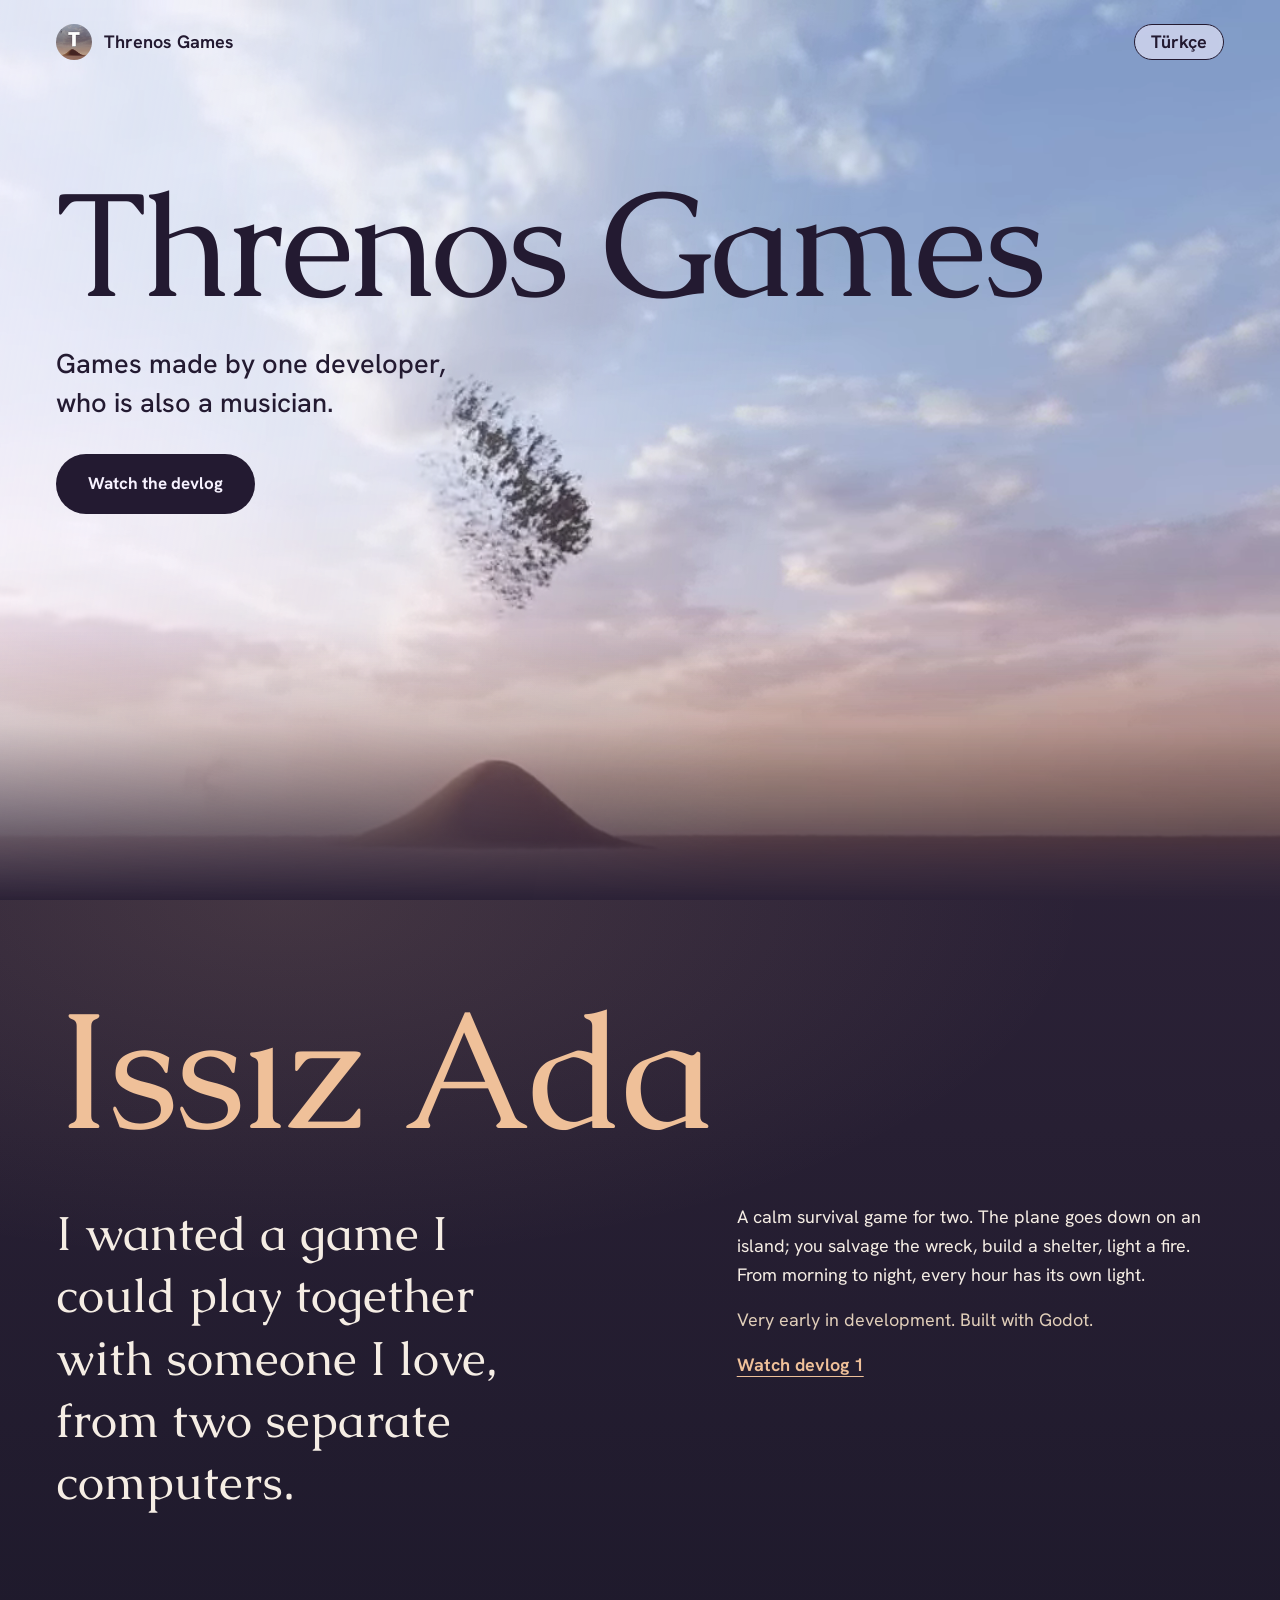
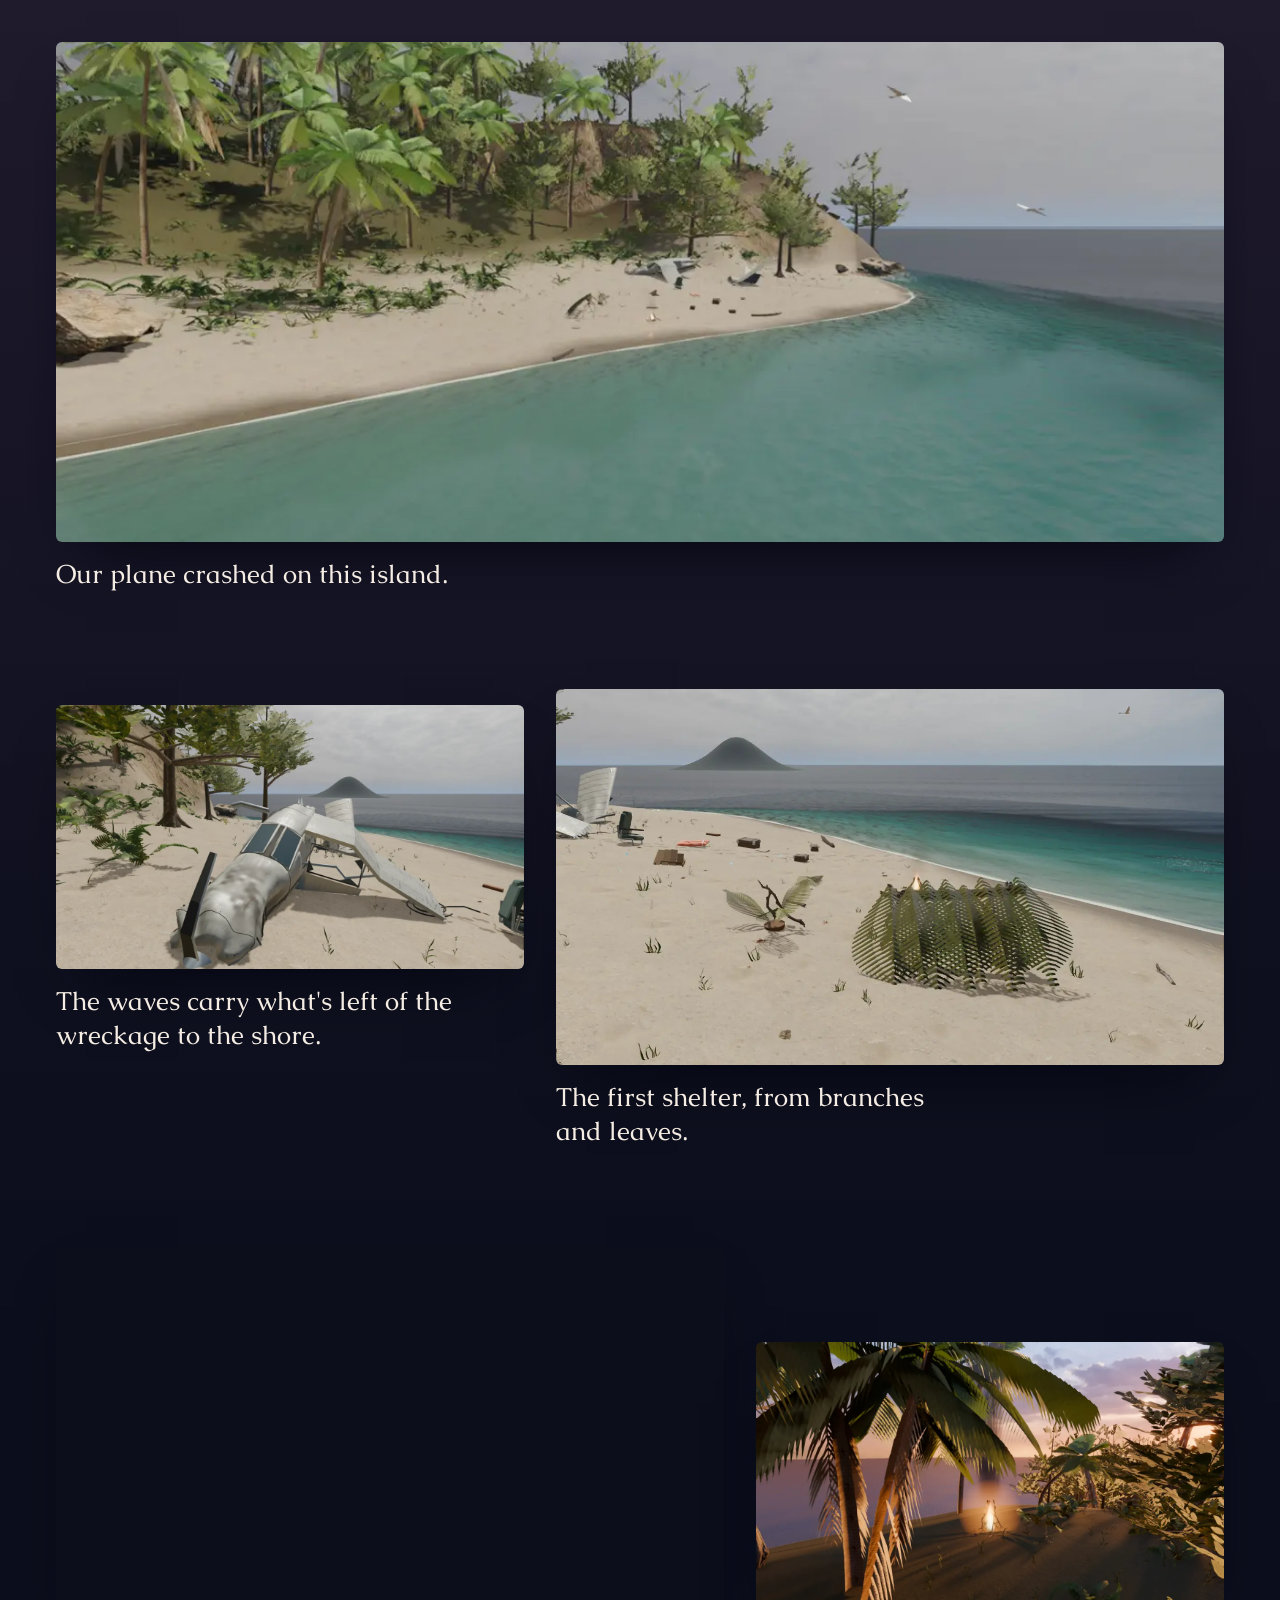
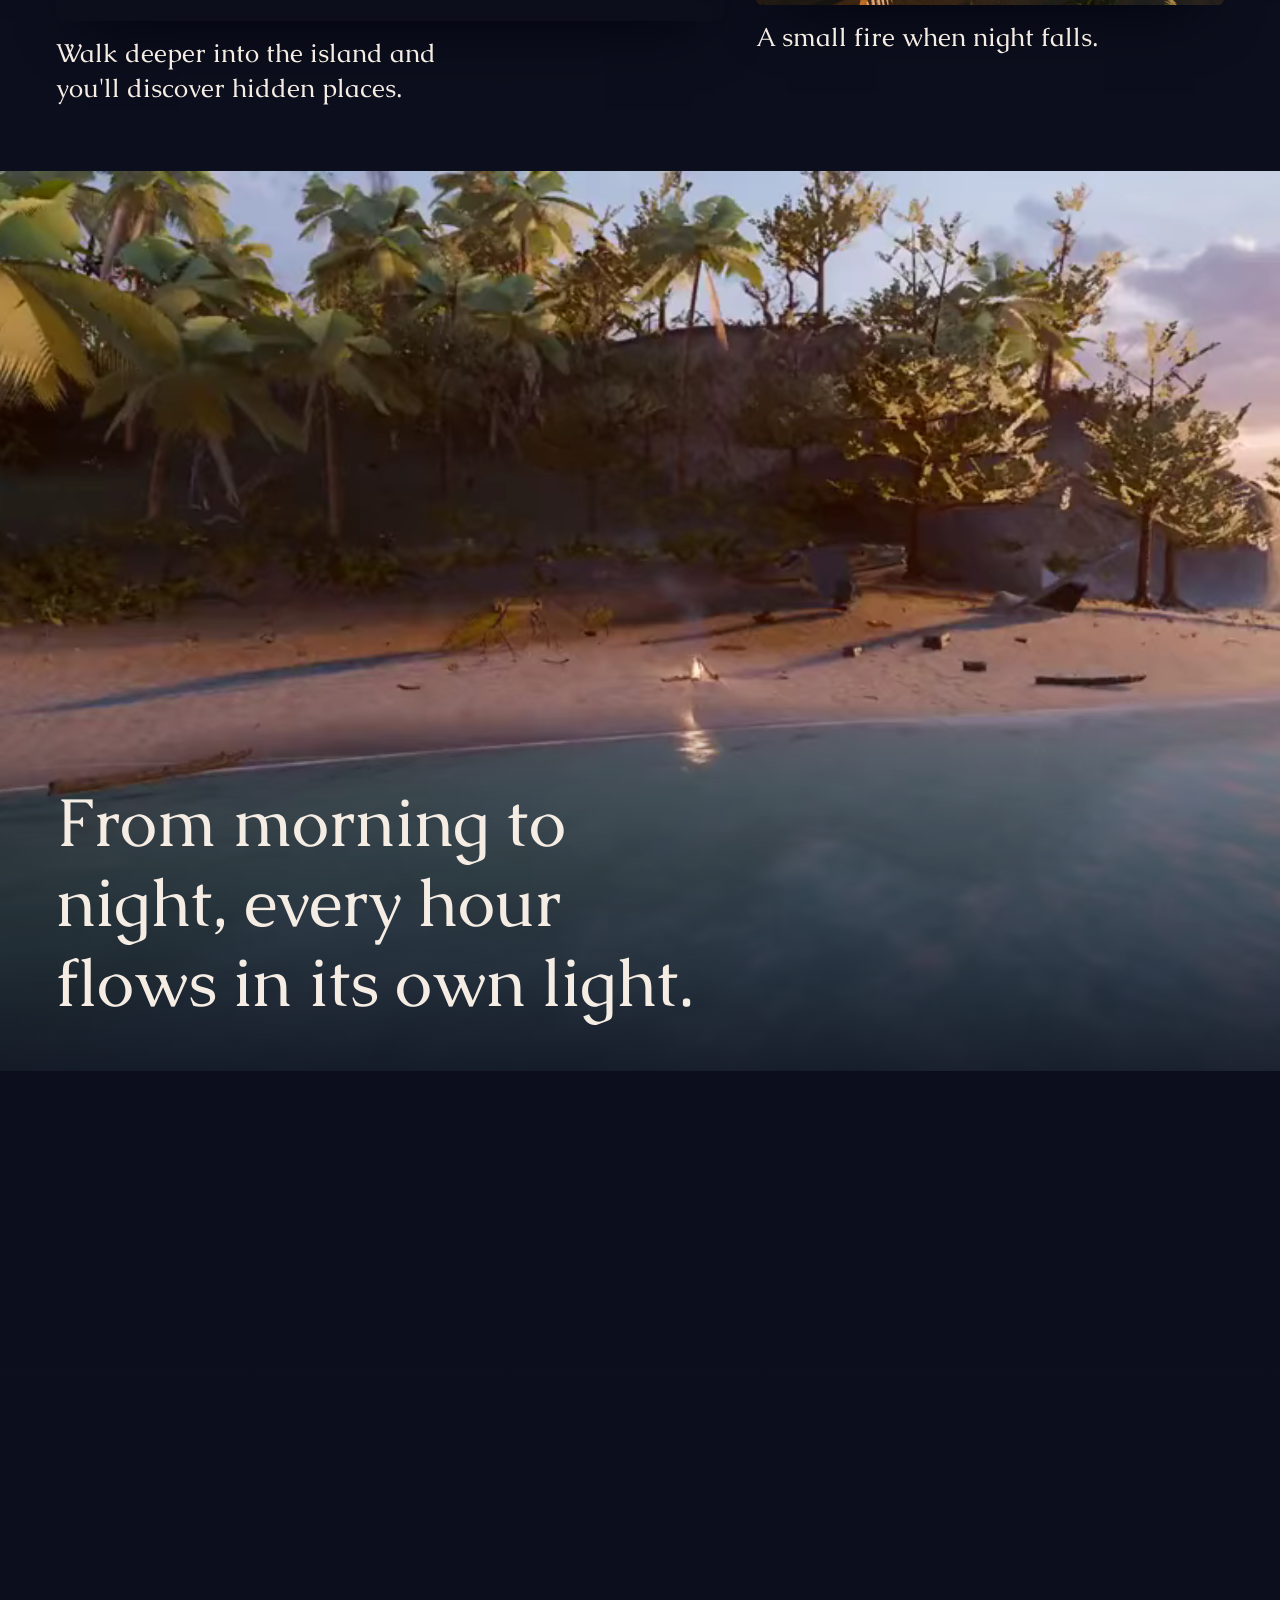
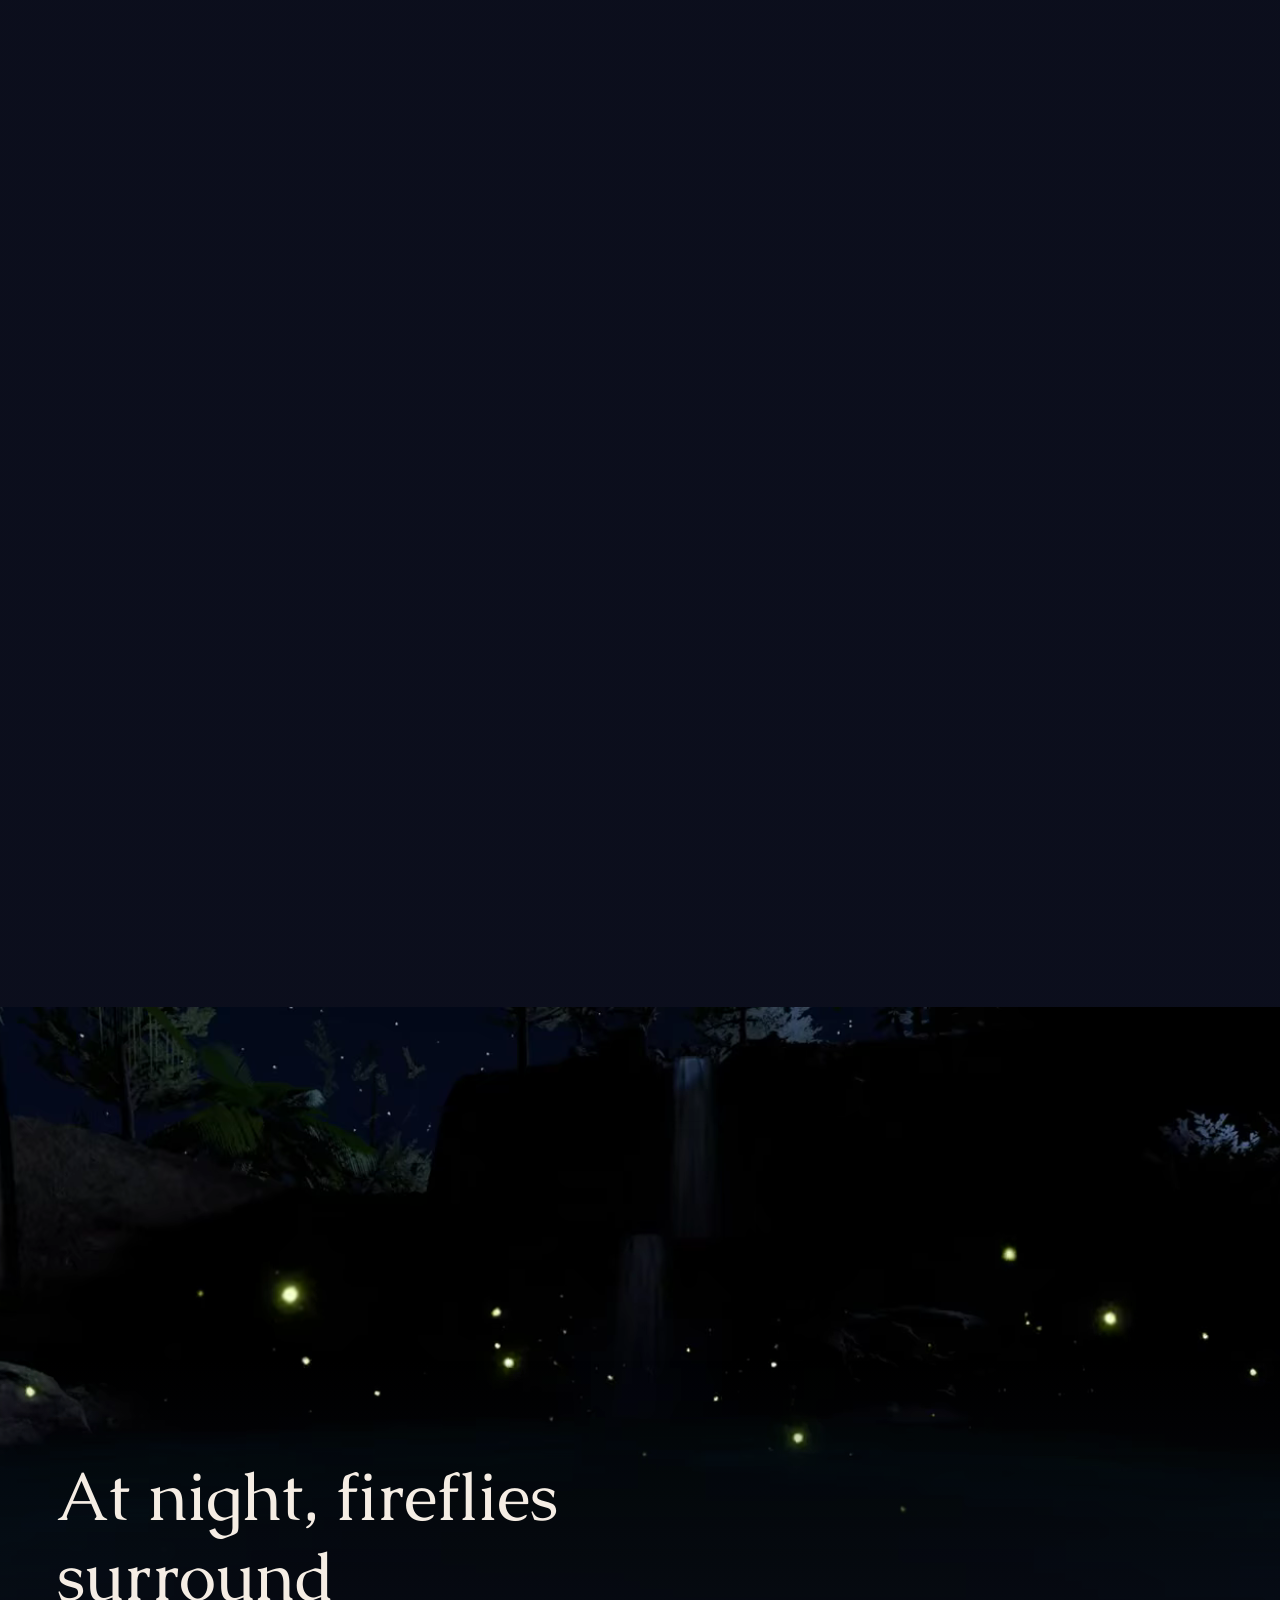
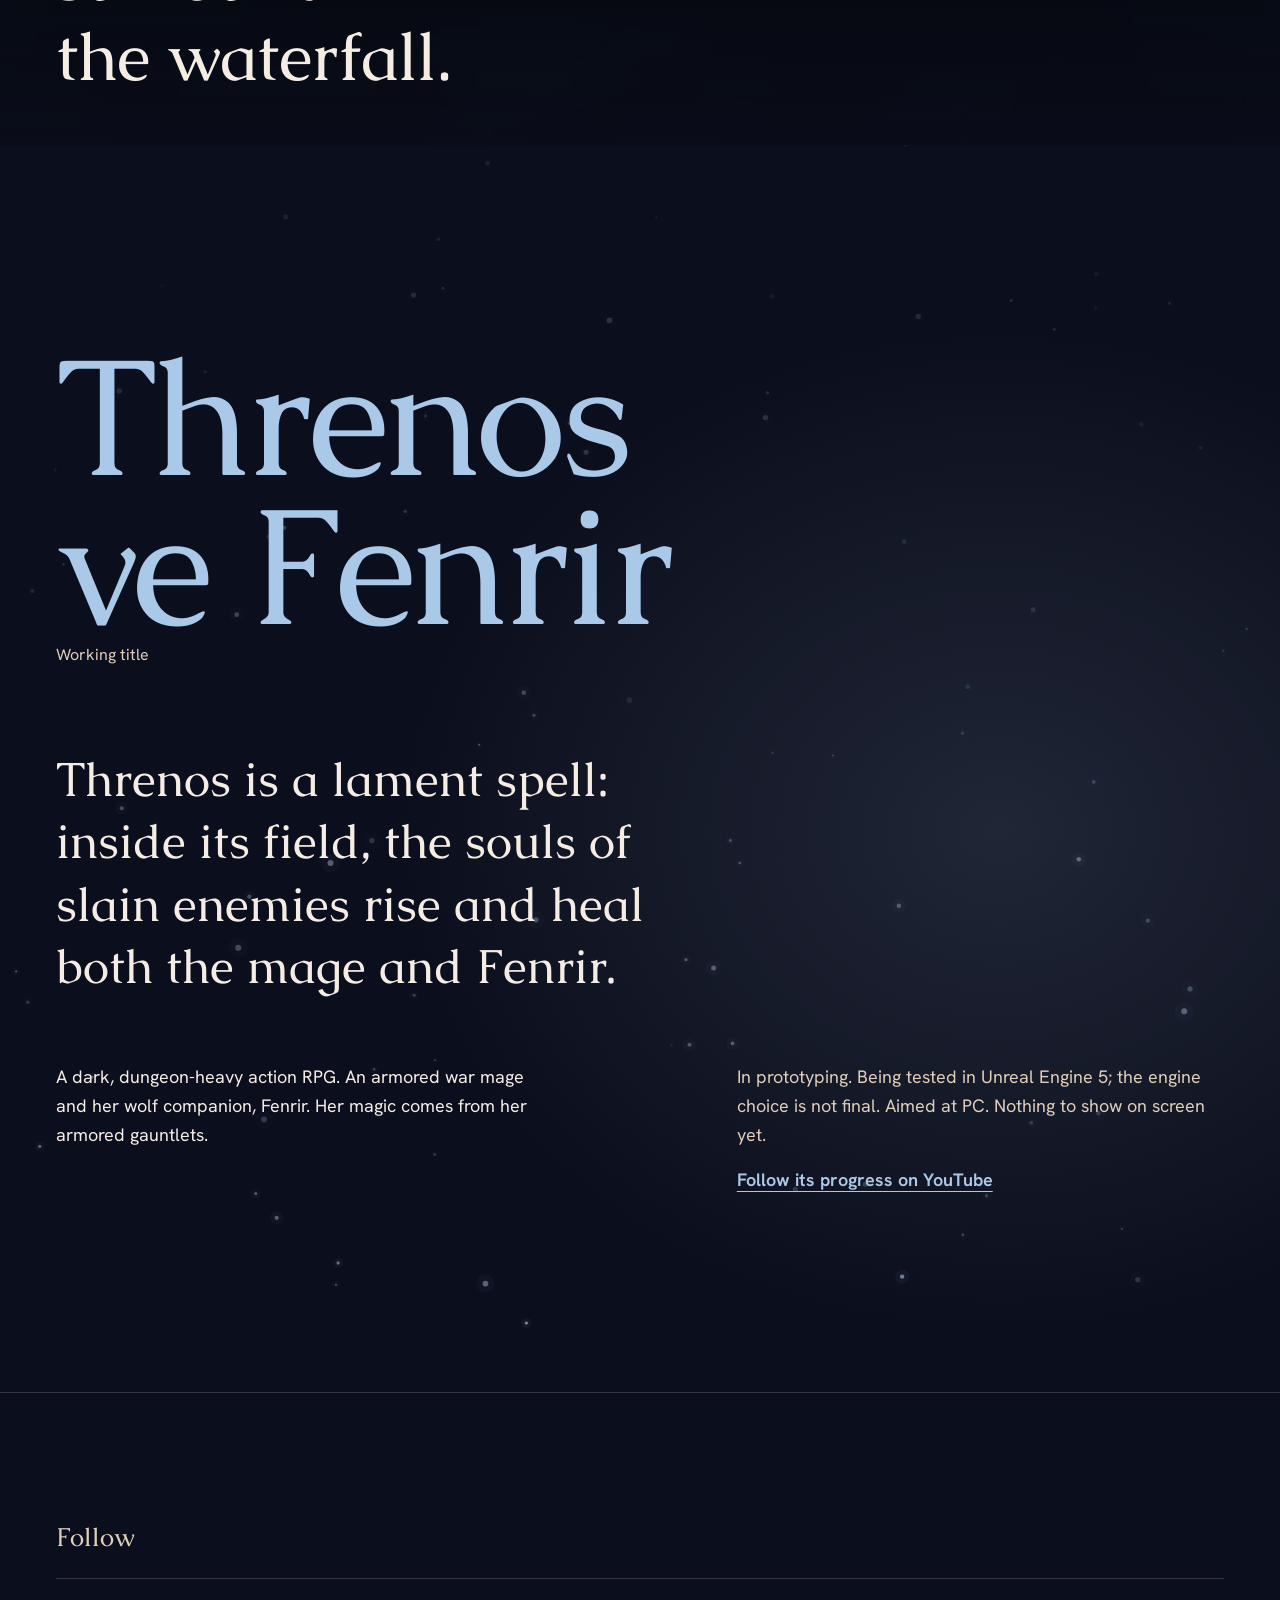
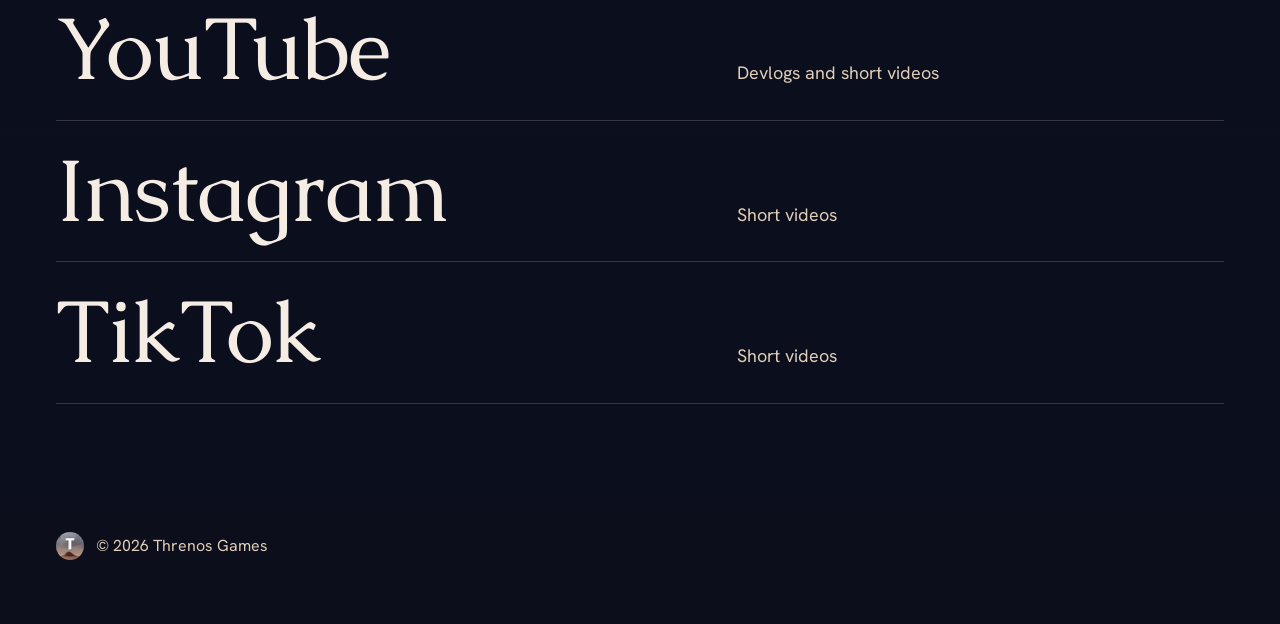
<file: index.html>
<!doctype html>
<html lang="tr">
<head>
<meta charset="utf-8">
<meta name="viewport" content="width=device-width, initial-scale=1">
<title>Threnos Games</title>
<meta name="description" content="Threnos Games, tek kişilik bir oyun stüdyosu. Issız Ada ve yeni bir aksiyon-RPG üzerine çalışıyor. Geliştirme günlüğü YouTube'da.">
<meta name="theme-color" content="#2b2638">
<link rel="canonical" href="https://threnosgames.github.io/">
<link rel="icon" type="image/png" href="assets/favicon.png">
<link rel="apple-touch-icon" href="assets/apple-touch-icon.png">
<meta property="og:type" content="website">
<meta property="og:site_name" content="Threnos Games">
<meta property="og:title" content="Threnos Games">
<meta property="og:description" content="Tek kişilik oyun stüdyosu. Issız Ada ve yeni bir aksiyon-RPG üzerine çalışıyor. Geliştirme günlüğü YouTube'da.">
<meta property="og:url" content="https://threnosgames.github.io/">
<meta property="og:image" content="https://threnosgames.github.io/assets/og.jpg">
<meta property="og:image:width" content="1200">
<meta property="og:image:height" content="630">
<meta name="twitter:card" content="summary_large_image">
<link rel="preload" as="image" href="assets/img/hero.webp" type="image/webp" fetchpriority="high">
<link rel="preload" href="assets/fonts/caudex-latin-400-normal.woff2" as="font" type="font/woff2" crossorigin>
<link rel="preload" href="assets/fonts/hanken-grotesk-latin-wght-normal.woff2" as="font" type="font/woff2" crossorigin>
<style>
/* Threnos Games · yapı: gündüzden geceye inen tek sayfa (gökyüzü → alacakaranlık → gece) */
@font-face{font-family:"Caudex";font-weight:400;font-style:normal;font-display:swap;
  src:url(assets/fonts/caudex-latin-ext-400-normal.woff2) format("woff2");
  unicode-range:U+0100-02BA,U+02BD-02C5,U+02C7-02CC,U+02CE-02D7,U+02DD-02FF,U+0304,U+0308,U+0329,U+1D00-1DBF,U+1E00-1E9F,U+1EF2-1EFF,U+2020,U+20A0-20AB,U+20AD-20C0,U+2113,U+2C60-2C7F,U+A720-A7FF}
@font-face{font-family:"Caudex";font-weight:400;font-style:normal;font-display:swap;
  src:url(assets/fonts/caudex-latin-400-normal.woff2) format("woff2");
  unicode-range:U+0000-00FF,U+0131,U+0152-0153,U+02BB-02BC,U+02C6,U+02DA,U+02DC,U+0304,U+0308,U+0329,U+2000-206F,U+20AC,U+2122,U+2191,U+2193,U+2212,U+2215,U+FEFF,U+FFFD}
@font-face{font-family:"Hanken Grotesk";font-weight:100 900;font-style:normal;font-display:swap;
  src:url(assets/fonts/hanken-grotesk-latin-ext-wght-normal.woff2) format("woff2");
  unicode-range:U+0100-02BA,U+02BD-02C5,U+02C7-02CC,U+02CE-02D7,U+02DD-02FF,U+0304,U+0308,U+0329,U+1D00-1DBF,U+1E00-1E9F,U+1EF2-1EFF,U+2020,U+20A0-20AB,U+20AD-20C0,U+2113,U+2C60-2C7F,U+A720-A7FF}
@font-face{font-family:"Hanken Grotesk";font-weight:100 900;font-style:normal;font-display:swap;
  src:url(assets/fonts/hanken-grotesk-latin-wght-normal.woff2) format("woff2");
  unicode-range:U+0000-00FF,U+0131,U+0152-0153,U+02BB-02BC,U+02C6,U+02DA,U+02DC,U+0304,U+0308,U+0329,U+2000-206F,U+20AC,U+2122,U+2191,U+2193,U+2212,U+2215,U+FEFF,U+FFFD}

:root{
  /* renkler oyunun kendi karelerinden */
  --ink:oklch(0.24 0.045 300);          /* gökyüzü üstündeki koyu yazı */
  --veil:oklch(0.97 0.02 300);          /* açık gökyüzü perdesi */
  --dusk:oklch(0.27 0.04 305);          /* alacakaranlık */
  --night:oklch(0.17 0.03 275);         /* gece */
  --bone:oklch(0.95 0.015 75);          /* koyu üstünde yazı */
  --bone-soft:oklch(0.86 0.035 70);      /* ikincil yazı, kumdan tonlu */
  --sand:oklch(0.84 0.075 62);          /* Issız Ada: gün batımı kumu */
  --steel:oklch(0.82 0.055 250);        /* yeni oyun: soğuk çelik */
  --rule:oklch(0.95 0.015 75 / .18);
  --serif:"Caudex",Georgia,"Times New Roman",serif;
  --sans:"Hanken Grotesk",system-ui,-apple-system,"Segoe UI",Roboto,sans-serif;
  --s1:4px;--s2:8px;--s3:12px;--s4:16px;--s5:24px;--s6:32px;--s7:48px;--s8:64px;--s9:96px;--s10:128px;
  --gutter:clamp(20px,5vw,56px);
}
*{box-sizing:border-box}
html{-webkit-text-size-adjust:100%;scrollbar-color:var(--bone-soft) var(--night);color-scheme:dark}
body{margin:0;background:var(--night);color:var(--bone);font-family:var(--sans);font-size:1.125rem;line-height:1.62}
::selection{background:var(--sand);color:var(--night)}
img{display:block;max-width:100%;height:auto}
a{color:inherit;text-decoration-thickness:1px;text-underline-offset:.26em}
a:hover{text-decoration-thickness:2px}
a:active{opacity:.75}
:focus-visible{outline:2px solid currentColor;outline-offset:4px;border-radius:2px}
.wrap{width:min(1180px,100% - 2*var(--gutter));margin-inline:auto}
h1,h2{font-family:var(--serif);font-weight:400;margin:0;text-wrap:balance;overflow-wrap:anywhere}

/* ---- gökyüzü ---- */
.sky{position:relative;height:clamp(600px,100svh,1100px);color:var(--ink);overflow:hidden;background:var(--veil)}
.sky>img,.sky>video{position:absolute;inset:0;width:100%;height:100%;object-fit:cover;object-position:62% 100%}
.sky>video{opacity:0;transition:opacity 1.2s ease-out}
.sky>video.on{opacity:1}
.sky::before{content:"";position:absolute;inset:0;z-index:1;
  background:linear-gradient(100deg,oklch(0.97 0.02 300 / .62) 0%,oklch(0.97 0.02 300 / .28) 38%,transparent 62%)}
.sky::after{content:"";position:absolute;left:0;right:0;bottom:0;height:30%;z-index:1;
  background:linear-gradient(to bottom,transparent 0%,oklch(0.27 0.04 305 / .18) 35%,oklch(0.27 0.04 305 / .62) 70%,var(--dusk) 100%)}
.top{position:relative;z-index:2;display:flex;justify-content:space-between;align-items:center;padding-top:var(--s5)}
.mark{display:flex;align-items:center;gap:var(--s3);font-weight:650;text-decoration:none}
.mark img{width:36px;height:36px;border-radius:50%}
.lang{font:inherit;font-weight:650;line-height:1;color:var(--ink);background:oklch(0.97 0.02 300 / .55);border:1px solid var(--ink);border-radius:999px;padding:var(--s2) var(--s4);cursor:pointer}
.lang:hover{background:var(--ink);color:var(--veil)}
.lang:active{transform:translateY(1px)}
.sky-body{position:relative;z-index:2;padding-top:clamp(48px,13svh,150px)}
h1{font-size:clamp(3.5rem,12.5vw,9.25rem);line-height:.92;letter-spacing:-.03em}
.lede{max-width:26ch;margin:var(--s6) 0 0;font-size:clamp(1.25rem,2.6vw,1.7rem);line-height:1.42;font-weight:500}
.cta{display:inline-block;margin-top:var(--s6);padding:var(--s4) var(--s6);background:var(--ink);color:var(--veil);font-weight:700;font-size:1.0625rem;text-decoration:none;border-radius:999px;transition:background-color .25s ease-out,transform .25s ease-out}
.cta:hover{background:var(--night);transform:translateY(-2px)}
.cta:active{transform:translateY(1px);opacity:1}

/* ---- alacakaranlıktan geceye ---- */
main{background:radial-gradient(90% 520px at 22% 0,oklch(0.84 0.075 62 / .13),transparent 70%),linear-gradient(to bottom,var(--dusk) 0,var(--night) 1900px)}
.game{padding-block:var(--s9) var(--s8)}
.intro{display:grid;grid-template-columns:minmax(0,6fr) minmax(0,5fr);gap:var(--s6) var(--s9);align-items:start}
.ada .intro h2{grid-column:1/-1;margin-bottom:var(--s5)}
.game h2{font-size:clamp(3.4rem,13vw,10.5rem);line-height:.9;letter-spacing:-.03em}
.ada h2{color:var(--sand)}
.fen h2{color:var(--steel)}
.alias{margin:var(--s4) 0 0;font-family:var(--sans);font-size:1rem;letter-spacing:0;color:var(--bone-soft)}
.intro p{margin:0 0 var(--s4);max-width:50ch}
.intro .why{font-family:var(--serif);font-size:clamp(1.7rem,3.9vw,3rem);line-height:1.3;color:var(--bone);max-width:20ch;margin:0}
.status{color:var(--bone-soft)}
.intro a{font-weight:650;color:var(--sand)}
.fen .intro a{color:var(--steel)}

.shots{display:grid;grid-template-columns:repeat(12,minmax(0,1fr));gap:var(--s9) var(--s6);margin:var(--s10) 0 0;padding:0;align-items:end}
.shots figure{margin:0}
.shots figure:nth-child(1){grid-column:1/-1}
.shots figure:nth-child(1) img{aspect-ratio:21/9;object-fit:cover}
.shots figure:nth-child(2),.shots figure:nth-child(5){grid-column:span 5}
.shots figure:nth-child(3),.shots figure:nth-child(4){grid-column:span 7}
.shots figure:nth-child(2){padding-bottom:var(--s9)}
.shots figure:nth-child(5){padding-top:var(--s9);align-self:start}
.shots img{width:100%;border-radius:6px;background:var(--night);box-shadow:0 30px 60px -30px oklch(0.1 0.03 275 / .9)}
.shots figcaption{margin-top:var(--s4);font-family:var(--serif);font-size:clamp(1.2rem,2.1vw,1.6rem);line-height:1.35;color:var(--bone);max-width:30ch}

.fen{position:relative;overflow:hidden;padding-block:clamp(120px,22svh,240px);background:radial-gradient(70% 60% at 78% 55%,oklch(0.82 0.055 250 / .13),transparent 70%)}
.fen .intro{grid-template-columns:minmax(0,1fr)}
.fen .lead{font-family:var(--serif);font-size:clamp(1.7rem,3.9vw,3rem);line-height:1.3;max-width:24ch;color:var(--bone);margin:var(--s6) 0 var(--s6)}
.fen .cols{display:grid;grid-template-columns:minmax(0,6fr) minmax(0,5fr);gap:var(--s5) var(--s9)}
.fen .intro{align-items:start;position:relative;z-index:1}
#souls{position:absolute;inset:0;width:100%;height:100%;pointer-events:none}

/* gündüzden geceye: kaydırdıkça akan zaman */
.lapse{position:relative;height:260vh;margin-top:var(--s8)}
.lapse-pin{position:sticky;top:0;height:100svh;overflow:hidden;background:var(--night)}
.lapse video,.glow video{position:absolute;inset:0;width:100%;height:100%;object-fit:cover}
.cap{position:absolute;left:0;right:0;bottom:0;z-index:1;padding-block:var(--s9) var(--s7);
  background:linear-gradient(to top,oklch(0.17 0.03 275 / .82),transparent)}
.cap p{margin:0;font-family:var(--serif);font-size:clamp(1.9rem,5.4vw,4.25rem);line-height:1.18;letter-spacing:-.012em;max-width:18ch;text-wrap:balance}
.glow{position:relative;height:clamp(420px,82svh,820px);overflow:hidden;background:var(--night);margin-top:var(--s9)}
.ada{padding-bottom:0}

.follow{padding-block:var(--s10) var(--s9);border-top:1px solid var(--rule)}
.follow h2{font-size:clamp(1.2rem,2.1vw,1.6rem);line-height:1.3;color:var(--bone-soft)}
.follow ul{list-style:none;margin:var(--s5) 0 0;padding:0}
.follow li{display:grid;grid-template-columns:minmax(0,6fr) minmax(0,5fr);gap:var(--s1) var(--s9);padding:var(--s5) 0;border-bottom:1px solid var(--rule);align-items:baseline}
.follow li:first-child{border-top:1px solid var(--rule)}
.follow li a{font-family:var(--serif);font-size:clamp(2.4rem,7.5vw,5.5rem);line-height:1.05;letter-spacing:-.02em;text-decoration:none;justify-self:start;transition:color .25s ease-out,transform .35s cubic-bezier(.16,1,.3,1)}
.follow li a:hover{color:var(--sand);transform:translateX(12px)}
.follow li span{color:var(--bone-soft)}
footer{padding:var(--s6) 0 var(--s8);color:var(--bone-soft);font-size:1rem}
footer .wrap{display:flex;align-items:center;gap:var(--s3)}
footer img{width:28px;height:28px;border-radius:50%}

@media (prefers-reduced-motion:reduce){.lapse{height:auto}.lapse-pin{position:relative;height:clamp(360px,70svh,720px)}}
@media (max-width:760px){
  .lapse{height:220vh}
  .intro,.follow li,.fen .cols{grid-template-columns:minmax(0,1fr)}
  .shots figure:nth-child(2),.shots figure:nth-child(5){padding:0}
  .shots figure:nth-child(1) img{aspect-ratio:16/9}
  .sky>img,.sky>video{object-position:55% 100%}
  .shots{grid-template-columns:minmax(0,1fr);gap:var(--s6)}
  .shots figure:nth-child(n){grid-column:auto}
  .game{padding-block:var(--s8) var(--s7)}
  .sky::before{background:linear-gradient(to bottom,oklch(0.97 0.02 300 / .8) 0%,oklch(0.97 0.02 300 / .62) 38%,transparent 66%)}
}
/* hareket: yalnız 'hareketi azalt' kapalıyken */
@media (prefers-reduced-motion:no-preference){
  h1{animation:rise 1.4s cubic-bezier(.16,1,.3,1) both}
  .lede,.cta{animation:rise 1.4s .18s cubic-bezier(.16,1,.3,1) both}
  @keyframes rise{from{opacity:0;transform:translateY(22px);filter:blur(6px)}to{opacity:1;transform:none;filter:none}}
  @supports (animation-timeline:view()){
    .shots img{animation:unveil linear both;animation-timeline:view();animation-range:entry 0% cover 34%}
    .shots figure:nth-child(even) img{animation-name:unveil-r}
    @keyframes unveil{from{clip-path:inset(0 100% 0 0);transform:scale(1.08)}to{clip-path:inset(0);transform:none}}
    @keyframes unveil-r{from{clip-path:inset(0 0 0 100%);transform:scale(1.08)}to{clip-path:inset(0);transform:none}}
    .shots figcaption{animation:cap-in linear both;animation-timeline:view();animation-range:entry 20% cover 30%}
    @keyframes cap-in{from{opacity:0;transform:translateY(12px)}to{opacity:1;transform:none}}
    .game h2{animation:name-in linear both;animation-timeline:view();animation-range:entry 0% cover 30%}
    @keyframes name-in{from{opacity:.12;letter-spacing:.06em}to{opacity:1;letter-spacing:-.03em}}
  }
  .sky>img{animation:settle 2.4s cubic-bezier(.16,1,.3,1) both}
  @keyframes settle{from{transform:scale(1.045);filter:brightness(1.12)}to{transform:none;filter:none}}
}
</style>
<!-- Metricool ziyaret sayacı -->
<script>function loadScript(a){var b=document.getElementsByTagName("head")[0],c=document.createElement("script");c.type="text/javascript",c.src="https://tracker.metricool.com/resources/be.js",c.onreadystatechange=a,c.onload=a,b.appendChild(c)}loadScript(function(){beTracker.t({hash:"a3c0dadbcbfbd0c8d34d73fa2a7b9398"})});</script>
</head>
<body>

<header class="sky">
  <img src="assets/img/hero.webp" width="1920" height="1080" alt="Issız Ada'dan bir kare: gün batımında ufuktaki ada ve kuş sürüsü" data-alt-tr="Issız Ada'dan bir kare: gün batımında ufuktaki ada ve kuş sürüsü" data-alt-en="A frame from Issız Ada: an island on the horizon at sunset, with a flock of birds" fetchpriority="high" decoding="async">
  <video id="heroVid" data-src="assets/video/hero" muted loop playsinline preload="none" aria-hidden="true" tabindex="-1"></video>
  <div class="wrap top">
    <a class="mark" href="#top"><img src="assets/favicon.png" alt="" width="36" height="36"><span>Threnos Games</span></a>
    <button class="lang" id="lang" type="button" lang="en">English</button>
  </div>
  <div class="wrap sky-body" id="top">
    <h1>Threnos Games</h1>
    <p class="lede" data-tr="Müzisyen bir geliştiricinin tek başına yaptığı oyunlar." data-en="Games made by one developer, who is also a musician.">Müzisyen bir geliştiricinin tek başına yaptığı oyunlar.</p>
    <a class="cta" href="https://www.youtube.com/@threnosgames" data-tr="Geliştirme günlüğünü izle" data-en="Watch the devlog">Geliştirme günlüğünü izle</a>
  </div>
</header>

<main>
<section class="game ada" aria-labelledby="ada">
  <div class="wrap">
    <div class="intro">
      <h2 id="ada">Issız Ada</h2>
        <p class="why" data-tr="Sevdiğim biriyle, iki ayrı bilgisayardan birlikte oynayabileceğimiz bir oyun istedim." data-en="I wanted a game I could play together with someone I love, from two separate computers.">Sevdiğim biriyle, iki ayrı bilgisayardan birlikte oynayabileceğimiz bir oyun istedim.</p>
      <div>
        <p data-tr="İki kişilik, sakin bir hayatta kalma oyunu. Uçak adaya düşer; enkazı toplar, barınak kurar, ateş yakarsınız. Sabahtan geceye her saat kendi ışığıyla akar." data-en="A calm survival game for two. The plane goes down on an island; you salvage the wreck, build a shelter, light a fire. From morning to night, every hour has its own light.">İki kişilik, sakin bir hayatta kalma oyunu. Uçak adaya düşer; enkazı toplar, barınak kurar, ateş yakarsınız. Sabahtan geceye her saat kendi ışığıyla akar.</p>
        <p class="status" data-tr="Çok erken aşamada. Godot ile geliştiriliyor." data-en="Very early in development. Built with Godot.">Çok erken aşamada. Godot ile geliştiriliyor.</p>
        <a href="https://youtu.be/xK2sQzdwODM" data-tr="Geliştirme günlüğü 1'i izle" data-en="Watch devlog 1">Geliştirme günlüğü 1'i izle</a>
      </div>
    </div>

    <div class="shots">
      <figure>
        <img src="assets/img/ada.webp" width="1280" height="720" loading="lazy" decoding="async" alt="Gündüz, palmiyeli kumsal ve turkuaz deniz" data-alt-tr="Gündüz, palmiyeli kumsal ve turkuaz deniz" data-alt-en="Daytime: a palm-lined beach and turquoise sea">
        <figcaption data-tr="Uçağımız bu adaya düştü." data-en="Our plane crashed on this island.">Uçağımız bu adaya düştü.</figcaption>
      </figure>
      <figure>
        <img src="assets/img/enkaz.webp" width="1280" height="720" loading="lazy" decoding="async" alt="Kumsalda uçak enkazı, ufukta ikinci bir ada" data-alt-tr="Kumsalda uçak enkazı, ufukta ikinci bir ada" data-alt-en="Plane wreckage on the beach, a second island on the horizon">
        <figcaption data-tr="Dalgalar, enkazdan kalanları kıyıya taşıyor." data-en="The waves carry what's left of the wreckage to the shore.">Dalgalar, enkazdan kalanları kıyıya taşıyor.</figcaption>
      </figure>
      <figure>
        <img src="assets/img/kamp.webp" width="1280" height="720" loading="lazy" decoding="async" alt="Kumsalda yapraklardan yapılmış barınak" data-alt-tr="Kumsalda yapraklardan yapılmış barınak" data-alt-en="A shelter made of leaves on the beach">
        <figcaption data-tr="Dallar ve yapraklarla, ilk barınak." data-en="The first shelter, from branches and leaves.">Dallar ve yapraklarla, ilk barınak.</figcaption>
      </figure>
      <figure>
        <img src="assets/img/selale.webp" width="1280" height="720" loading="lazy" decoding="async" alt="Adanın içinde, kayalıklardan dökülen şelale" data-alt-tr="Adanın içinde, kayalıklardan dökülen şelale" data-alt-en="A waterfall over the rocks, deep in the island">
        <figcaption data-tr="Adanın içlerine yürüdükçe, saklı yerler çıkıyor." data-en="Walk deeper into the island and you'll discover hidden places.">Adanın içlerine yürüdükçe, saklı yerler çıkıyor.</figcaption>
      </figure>
      <figure>
        <img src="assets/img/ates.webp" width="1280" height="720" loading="lazy" decoding="async" alt="Gün batımında palmiyelerin arasında yanan ateş" data-alt-tr="Gün batımında palmiyelerin arasında yanan ateş" data-alt-en="A fire burning between the palms at sunset">
        <figcaption data-tr="Gece çökünce, küçük bir ateş." data-en="A small fire when night falls.">Gece çökünce, küçük bir ateş.</figcaption>
      </figure>
    </div>
  </div>

  <div class="lapse" id="lapse">
    <div class="lapse-pin">
      <video id="lapseVid" poster="assets/img/poster-zaman.webp" muted playsinline preload="auto" aria-hidden="true" tabindex="-1"><source src="assets/video/zaman.mp4" type="video/mp4"><source src="assets/video/zaman.webm" type="video/webm"></video>
      <div class="cap"><div class="wrap"><p data-tr="Sabahtan geceye, her saat kendi ışığıyla akıyor." data-en="From morning to night, every hour flows in its own light.">Sabahtan geceye, her saat kendi ışığıyla akıyor.</p></div></div>
    </div>
  </div>

  <div class="glow">
    <video class="inview" data-src="assets/video/bocek" poster="assets/img/poster-bocek.webp" muted loop playsinline preload="none" aria-hidden="true" tabindex="-1"></video>
    <div class="cap"><div class="wrap"><p data-tr="Geceleri şelaleyi ateş böcekleri sarıyor." data-en="At night, fireflies surround the waterfall.">Geceleri şelaleyi ateş böcekleri sarıyor.</p></div></div>
  </div>
</section>

<section class="game fen" aria-labelledby="fen">
  <canvas id="souls" aria-hidden="true"></canvas>
  <div class="wrap intro">
    <div><h2 id="fen">Threnos ve Fenrir</h2><p class="alias" data-tr="Çalışma adı" data-en="Working title">Çalışma adı</p></div>
    <p class="lead" data-tr="Threnos bir ağıt büyüsü: açtığı alanda ölen düşmanların ruhu yükselir, büyücüyü ve Fenrir'i iyileştirir." data-en="Threnos is a lament spell: inside its field, the souls of slain enemies rise and heal both the mage and Fenrir.">Threnos bir ağıt büyüsü: açtığı alanda ölen düşmanların ruhu yükselir, büyücüyü ve Fenrir'i iyileştirir.</p>
    <div class="cols">
      <p data-tr="Karanlık, zindan ağırlıklı bir aksiyon-RPG. Zırhlı bir savaş büyücüsü ve yoldaşı kurt Fenrir. Büyü, zırhlı eldivenlerinden çıkar." data-en="A dark, dungeon-heavy action RPG. An armored war mage and her wolf companion, Fenrir. Her magic comes from her armored gauntlets.">Karanlık, zindan ağırlıklı bir aksiyon-RPG. Zırhlı bir savaş büyücüsü ve yoldaşı kurt Fenrir. Büyü, zırhlı eldivenlerinden çıkar.</p>
      <div>
        <p class="status" data-tr="Prototip aşamasında. Unreal Engine 5 ile deneniyor, motor kararı kesin değil. Hedef PC. Henüz gösterecek görüntü yok." data-en="In prototyping. Being tested in Unreal Engine 5; the engine choice is not final. Aimed at PC. Nothing to show on screen yet.">Prototip aşamasında. Unreal Engine 5 ile deneniyor, motor kararı kesin değil. Hedef PC. Henüz gösterecek görüntü yok.</p>
        <a href="https://www.youtube.com/@threnosgames" data-tr="Gelişimini YouTube'da izle" data-en="Follow its progress on YouTube">Gelişimini YouTube'da izle</a>
      </div>
    </div>
  </div>
</section>

<section class="follow" aria-labelledby="takip">
  <div class="wrap">
    <h2 id="takip" data-tr="Takip et" data-en="Follow">Takip et</h2>
    <ul>
      <li><a href="https://www.youtube.com/@threnosgames">YouTube</a><span data-tr="Geliştirme günlükleri ve kısa videolar" data-en="Devlogs and short videos">Geliştirme günlükleri ve kısa videolar</span></li>
      <li><a href="https://www.instagram.com/threnosgames/">Instagram</a><span data-tr="Kısa videolar" data-en="Short videos">Kısa videolar</span></li>
      <li><a href="https://www.tiktok.com/@threnosgames">TikTok</a><span data-tr="Kısa videolar" data-en="Short videos">Kısa videolar</span></li>
    </ul>
  </div>
</section>
</main>

<footer>
  <div class="wrap"><img src="assets/favicon.png" alt="" width="28" height="28"><span>© 2026 Threnos Games</span></div>
</footer>

<script>
/* dil: tarayıcı diline göre başlar, düğmeyle değişir */
(function(){
  var btn=document.getElementById('lang');
  var nodes=document.querySelectorAll('[data-tr]');
  var alts=document.querySelectorAll('[data-alt-tr]');
  var meta={
    tr:{desc:"Threnos Games, tek kişilik bir oyun stüdyosu. Issız Ada ve yeni bir aksiyon-RPG üzerine çalışıyor. Geliştirme günlüğü YouTube'da.",btn:'English',bl:'en'},
    en:{desc:"Threnos Games is a one-person game studio. Working on Issız Ada and a new action RPG. The devlog is on YouTube.",btn:'Türkçe',bl:'tr'}
  };
  function apply(l,save){
    document.documentElement.lang=l;
    nodes.forEach(function(n){n.textContent=n.getAttribute('data-'+l);});
    alts.forEach(function(n){n.alt=n.getAttribute('data-alt-'+l);});
    btn.textContent=meta[l].btn;btn.lang=meta[l].bl;
    document.querySelector('meta[name="description"]').setAttribute('content',meta[l].desc);
    if(save){try{localStorage.setItem('lang',l);}catch(e){}}
  }
  var l='';
  try{l=localStorage.getItem('lang')||'';}catch(e){}
  if(l!=='tr'&&l!=='en'){l=(navigator.language||'tr').toLowerCase().indexOf('tr')===0?'tr':'en';}
  if(l!=='tr')apply(l,false);
  btn.addEventListener('click',function(){apply(document.documentElement.lang==='tr'?'en':'tr',true);});
})();
</script>
<script>
/* hareket: gerçek oyun çekimleri + Threnos büyüsünün yükselen ruhları */
(function(){
  var reduce=window.matchMedia('(prefers-reduced-motion: reduce)').matches;
  var io=('IntersectionObserver' in window);
  var ext=document.createElement('video').canPlayType('video/webm; codecs="vp9"')?'.webm':'.mp4';
  function tryPlay(v){var p=v.play();if(p&&p.catch)p.catch(function(){});}

  /* açılış: kuş sürüsü */
  var hv=document.getElementById('heroVid');
  if(hv&&!reduce){
    hv.addEventListener('playing',function(){hv.classList.add('on');},{once:true});
    hv.src=hv.getAttribute('data-src')+ext;tryPlay(hv);
  }

  /* görünürken oynayan döngüler (ateş böcekleri) */
  if(!reduce&&io){
    var obs=new IntersectionObserver(function(es){es.forEach(function(e){
      var v=e.target;
      if(e.isIntersecting){if(!v.src)v.src=v.getAttribute('data-src')+ext;tryPlay(v);}else{v.pause();}
    });},{rootMargin:'200px 0px'});
    document.querySelectorAll('video.inview').forEach(function(v){obs.observe(v);});
  }

  /* kaydırdıkça gündüzden geceye */
  var wrap=document.getElementById('lapse'),lv=document.getElementById('lapseVid');
  if(wrap&&lv&&!reduce){
    var target=0,cur=0,raf=0,primed=false;
    function prime(){if(primed)return;primed=true;var p=lv.play();if(p&&p.then)p.then(function(){lv.pause();}).catch(function(){});}
    window.addEventListener('touchstart',prime,{once:true,passive:true});
    function measure(){
      var r=wrap.getBoundingClientRect(),span=r.height-window.innerHeight;
      var p=span>0?Math.min(1,Math.max(0,-r.top/span)):0;
      target=p*Math.max(0,(lv.duration||0)-0.08);
      if(!raf)raf=requestAnimationFrame(tick);
    }
    function tick(){
      raf=0;cur+=(target-cur)*0.2;
      if(Math.abs(target-cur)<0.004)cur=target;
      if(lv.readyState>=1&&Math.abs(lv.currentTime-cur)>0.02){try{lv.currentTime=cur;}catch(e){}}
      if(cur!==target)raf=requestAnimationFrame(tick);
    }
    window.addEventListener('scroll',measure,{passive:true});
    window.addEventListener('resize',measure);
    lv.addEventListener('loadedmetadata',measure);
    measure();
  }

  /* Threnos: alanda yükselen ruhlar */
  var c=document.getElementById('souls');
  if(c&&c.getContext){
    var x=c.getContext('2d'),w=0,h=0,P=[],run=false,rid=0;
    function size(){var d=Math.min(window.devicePixelRatio||1,2),r=c.getBoundingClientRect();w=r.width;h=r.height;c.width=w*d;c.height=h*d;x.setTransform(d,0,0,d,0,0);}
    function mk(first){return{x:Math.random()*w,y:first?Math.random()*h:h+12,r:.8+Math.random()*2.2,v:.18+Math.random()*.5,s:Math.random()*6.283,a:.2+Math.random()*.5};}
    function init(){size();var n=Math.round(Math.min(90,w/14));P=[];for(var i=0;i<n;i++)P.push(mk(true));}
    function draw(t){
      x.clearRect(0,0,w,h);
      for(var i=0;i<P.length;i++){var p=P[i];
        if(!reduce){p.y-=p.v;p.x+=Math.sin(t/1600+p.s)*.25;if(p.y<-12)P[i]=p=mk(false);}
        var f=Math.max(0,Math.min(1,p.y/h));
        x.beginPath();x.arc(p.x,p.y,p.r,0,6.283);
        x.fillStyle='rgba(176,200,235,'+(p.a*(.15+.85*f)).toFixed(3)+')';x.fill();
        x.beginPath();x.arc(p.x,p.y,p.r*3.2,0,6.283);
        x.fillStyle='rgba(176,200,235,'+(p.a*f*.08).toFixed(3)+')';x.fill();
      }
      if(run&&!reduce)rid=requestAnimationFrame(draw);
    }
    init();draw(0);
    if(!reduce&&io){
      new IntersectionObserver(function(es){run=es[0].isIntersecting;cancelAnimationFrame(rid);if(run)rid=requestAnimationFrame(draw);}).observe(c);
    }
    var rt;window.addEventListener('resize',function(){clearTimeout(rt);rt=setTimeout(function(){init();if(!run)draw(0);},160);});
  }
})();
</script>
</body>
</html>
</file>
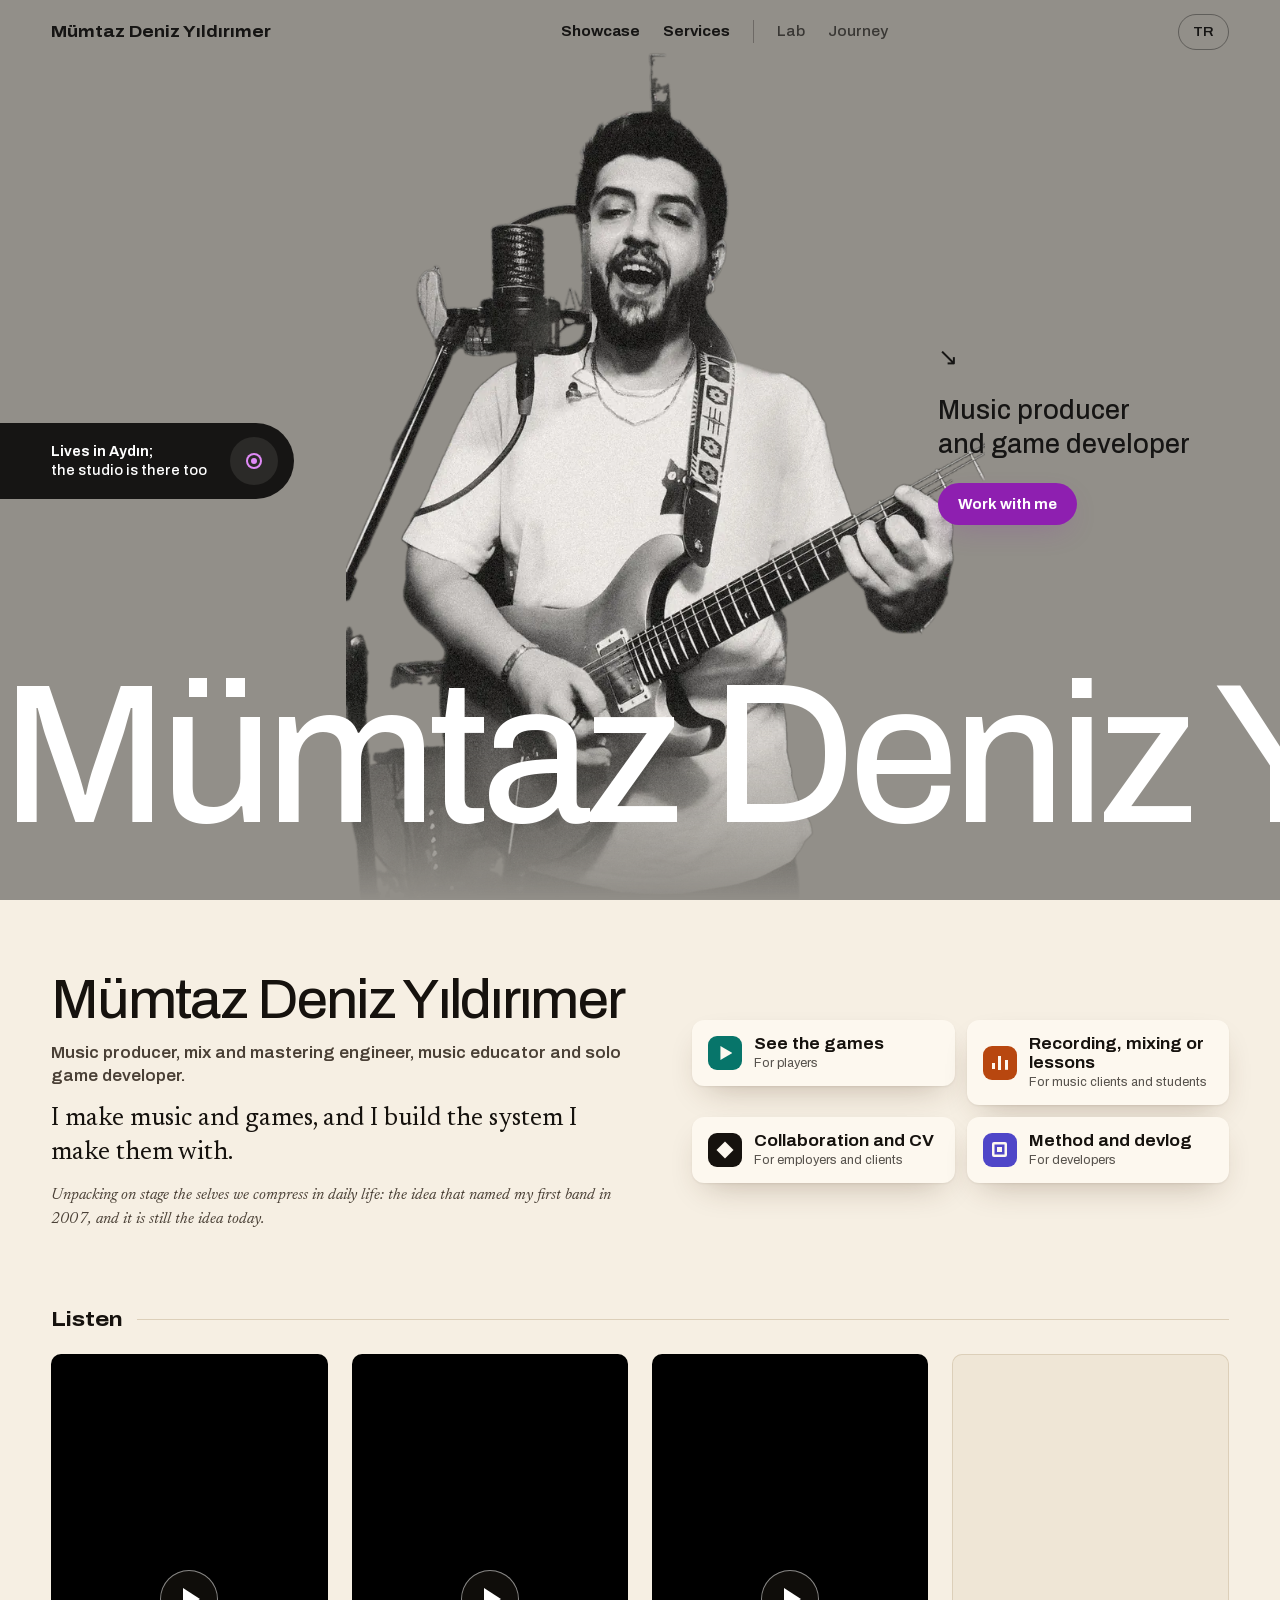
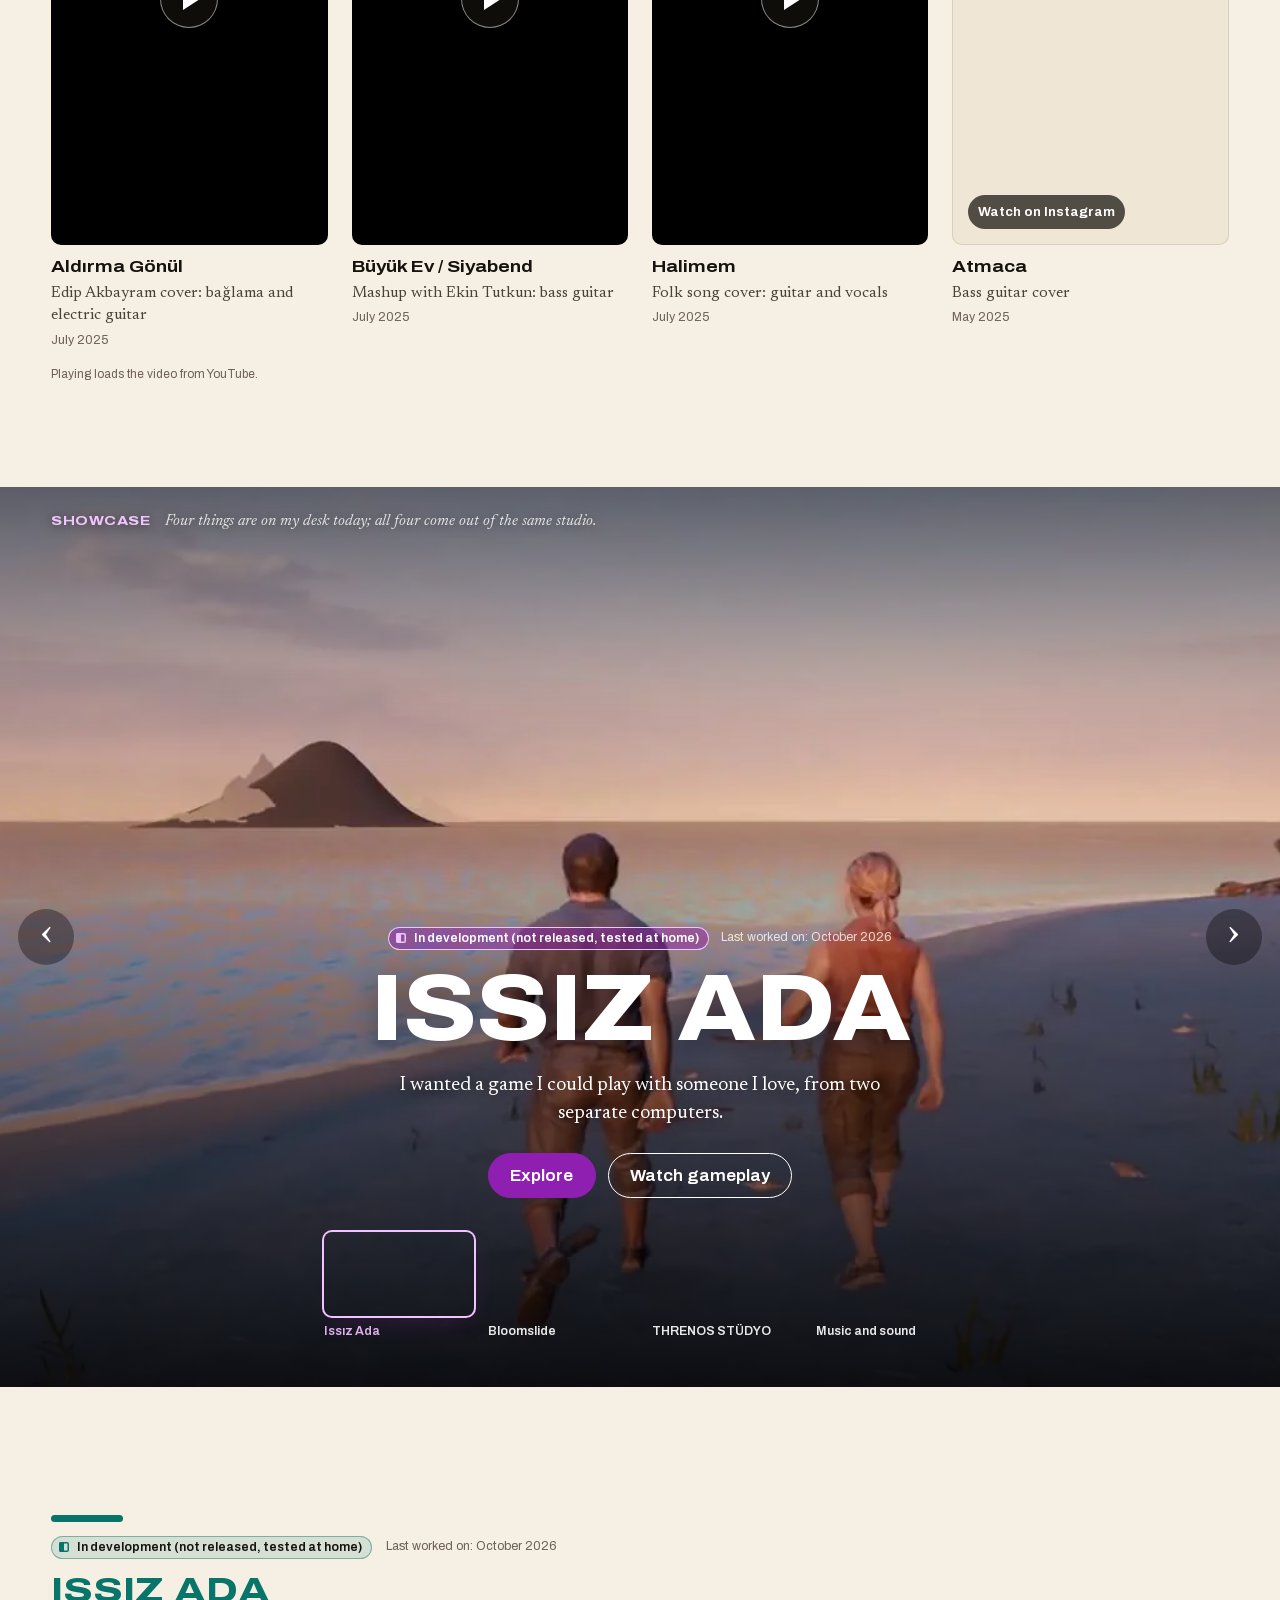
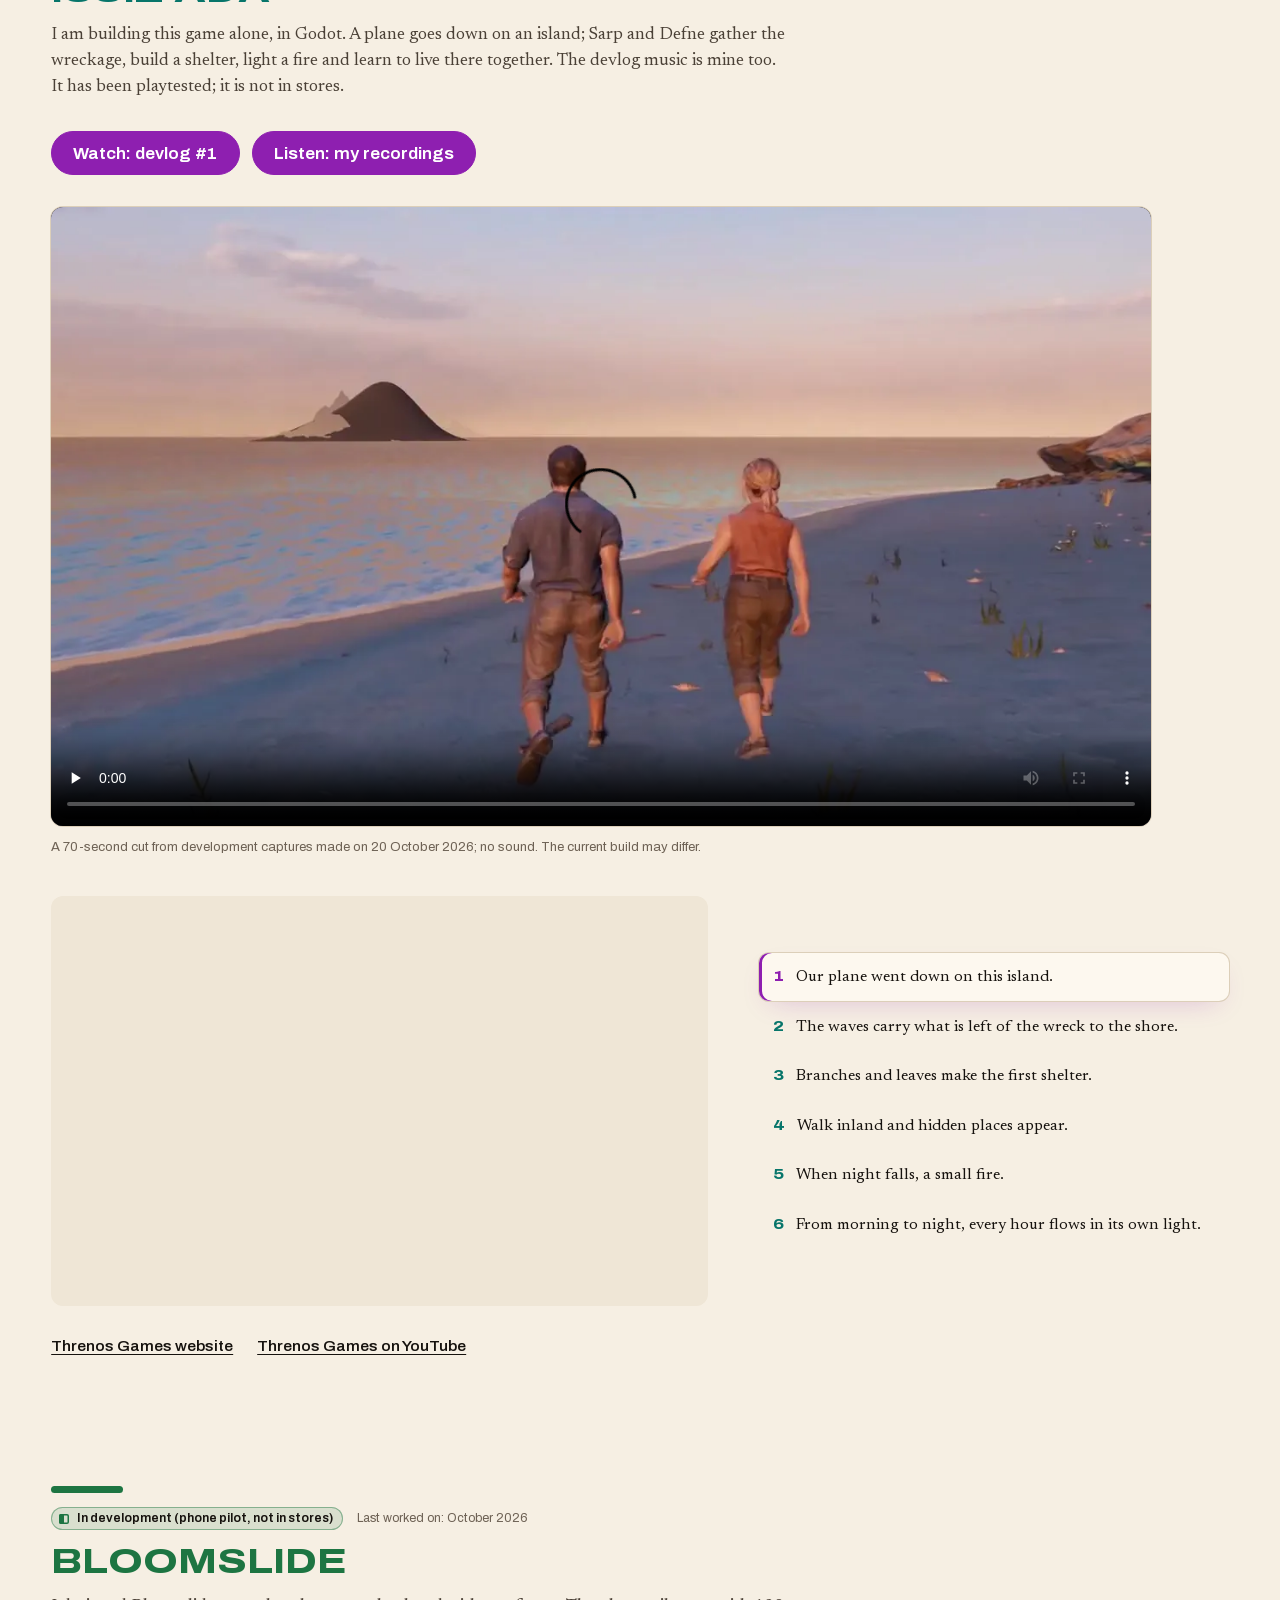
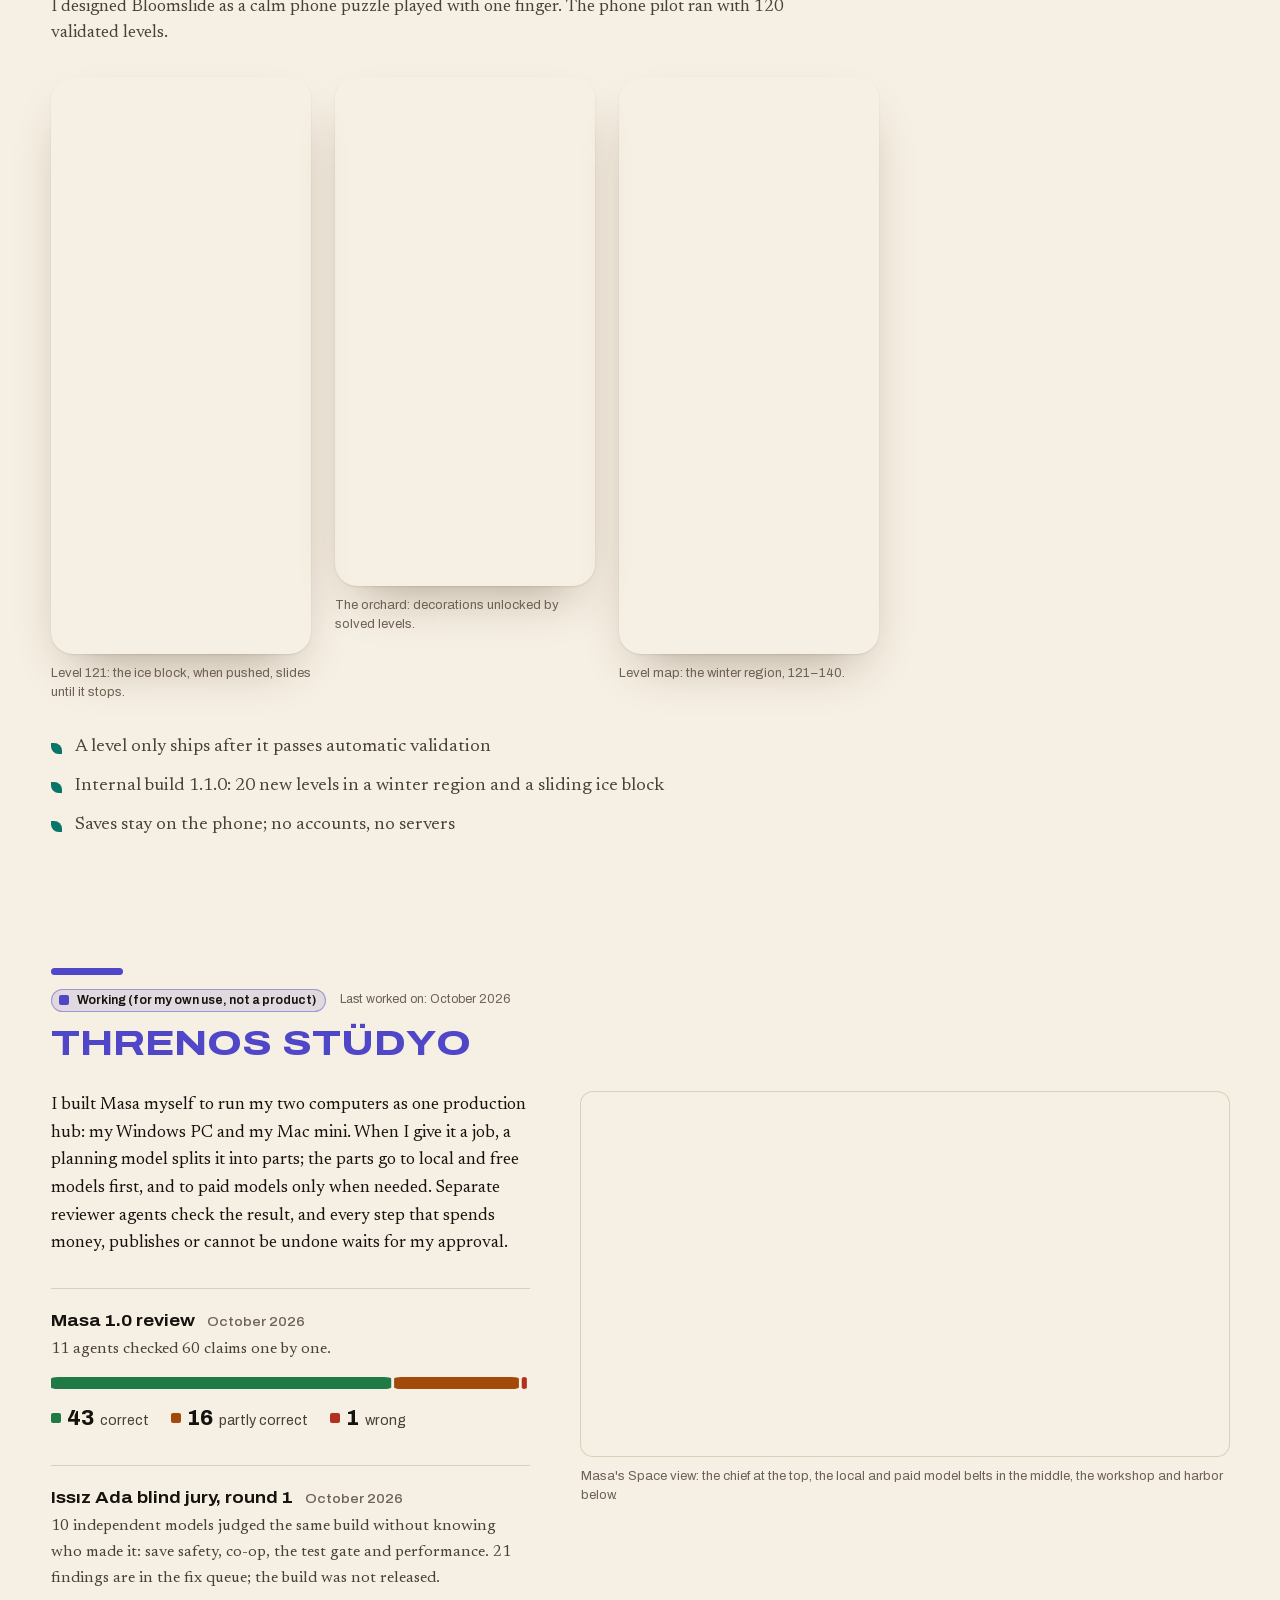
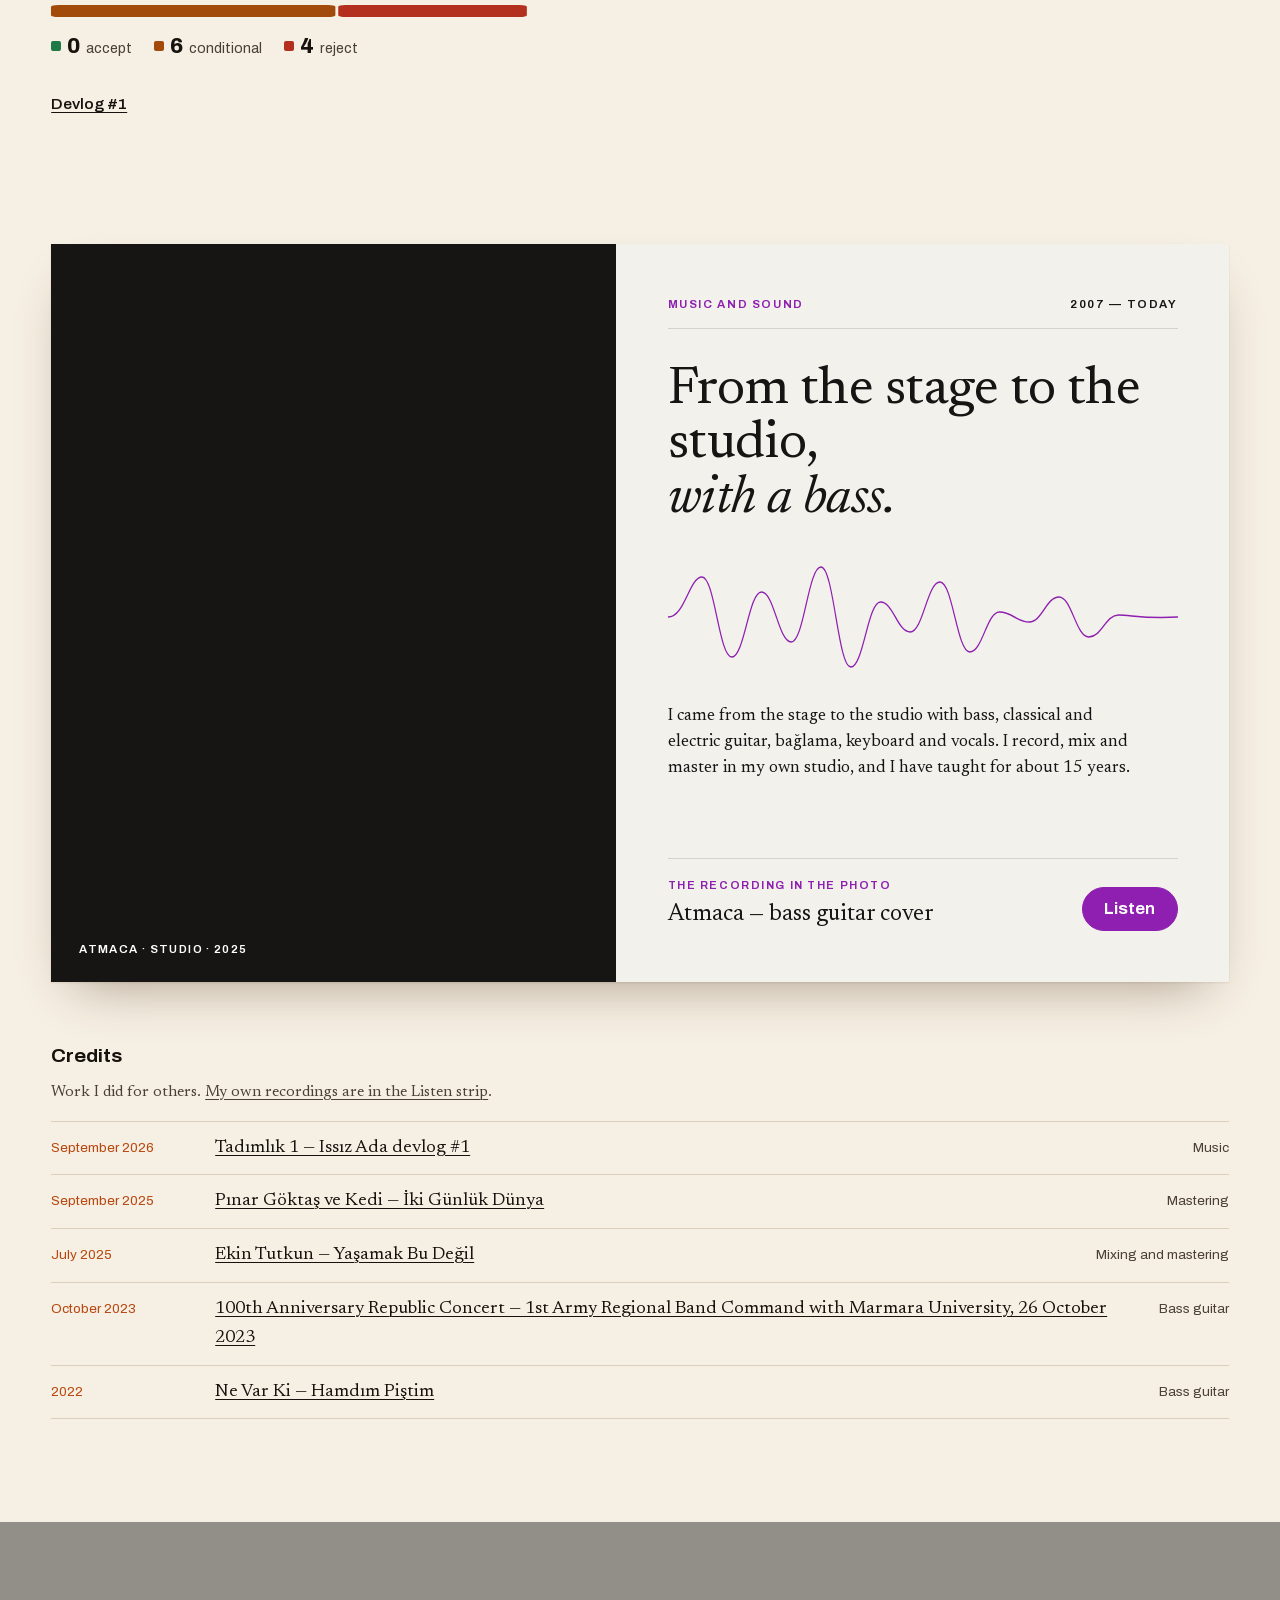
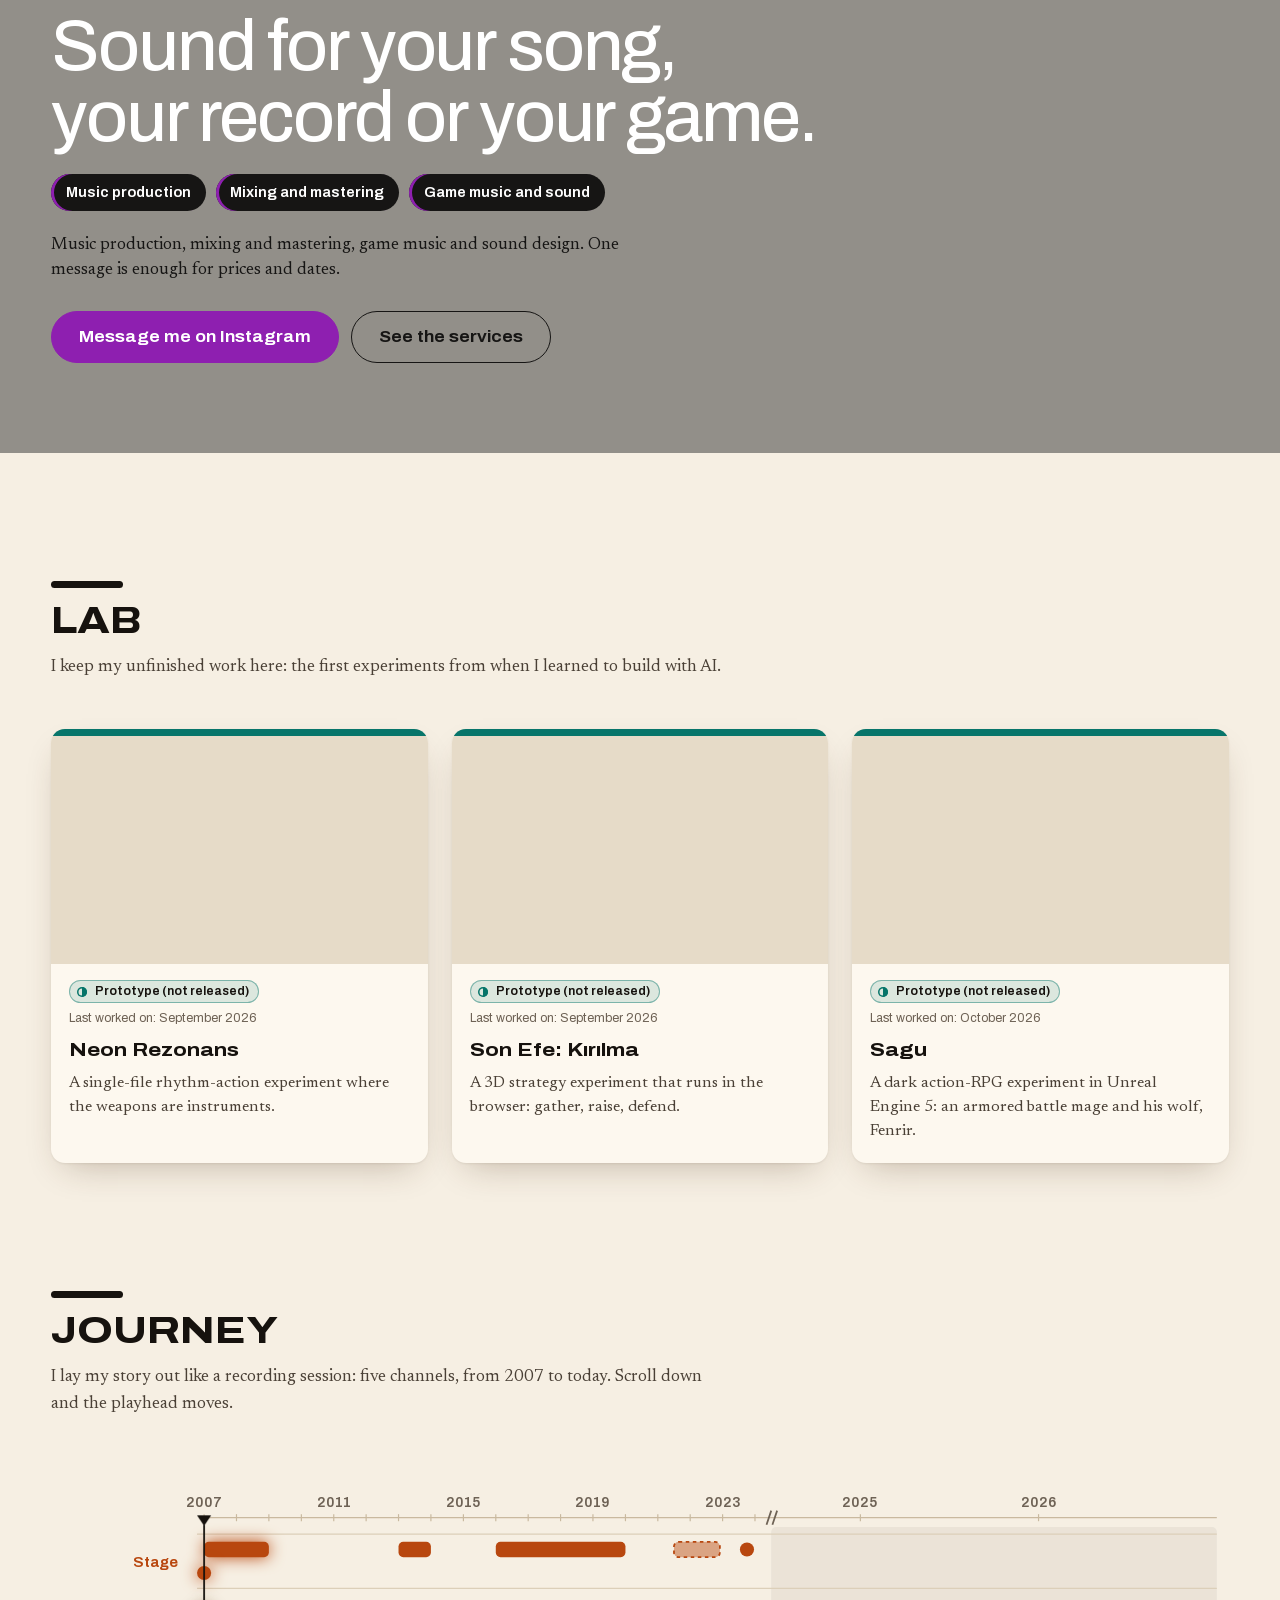
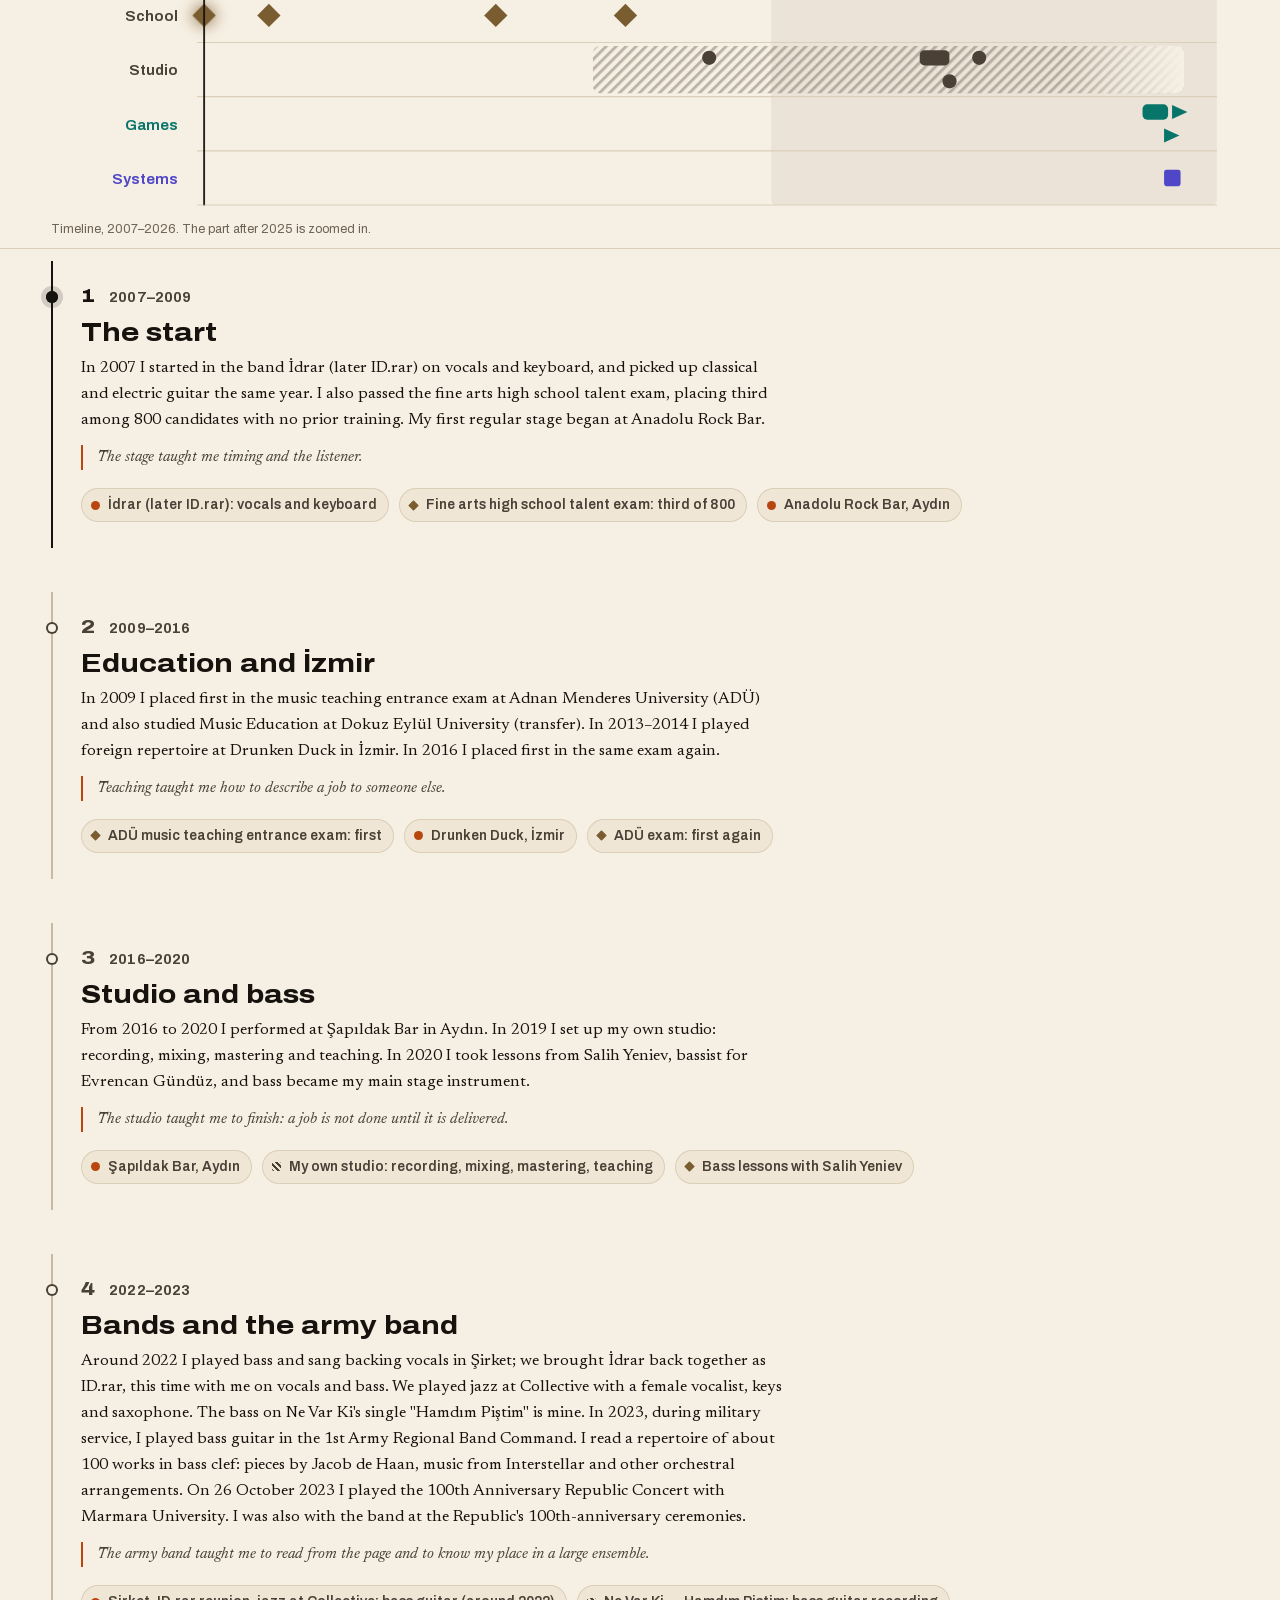
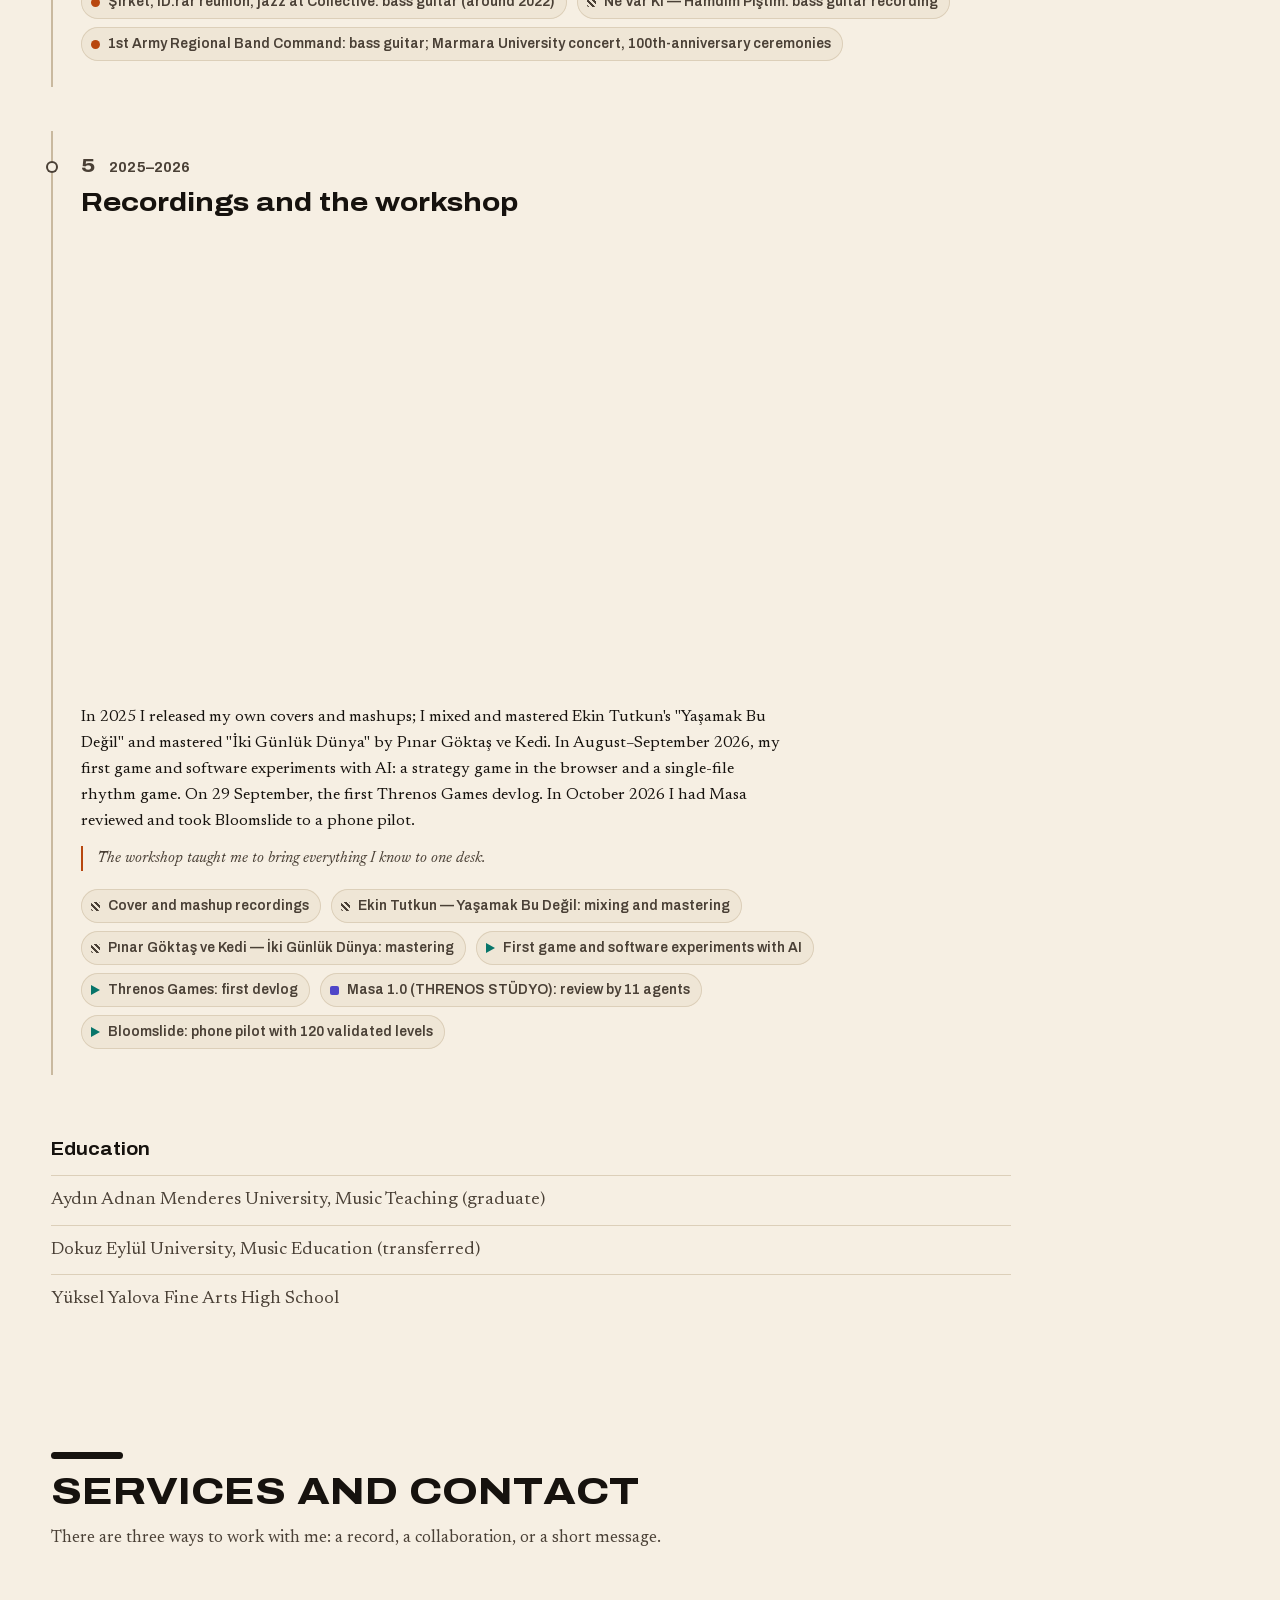
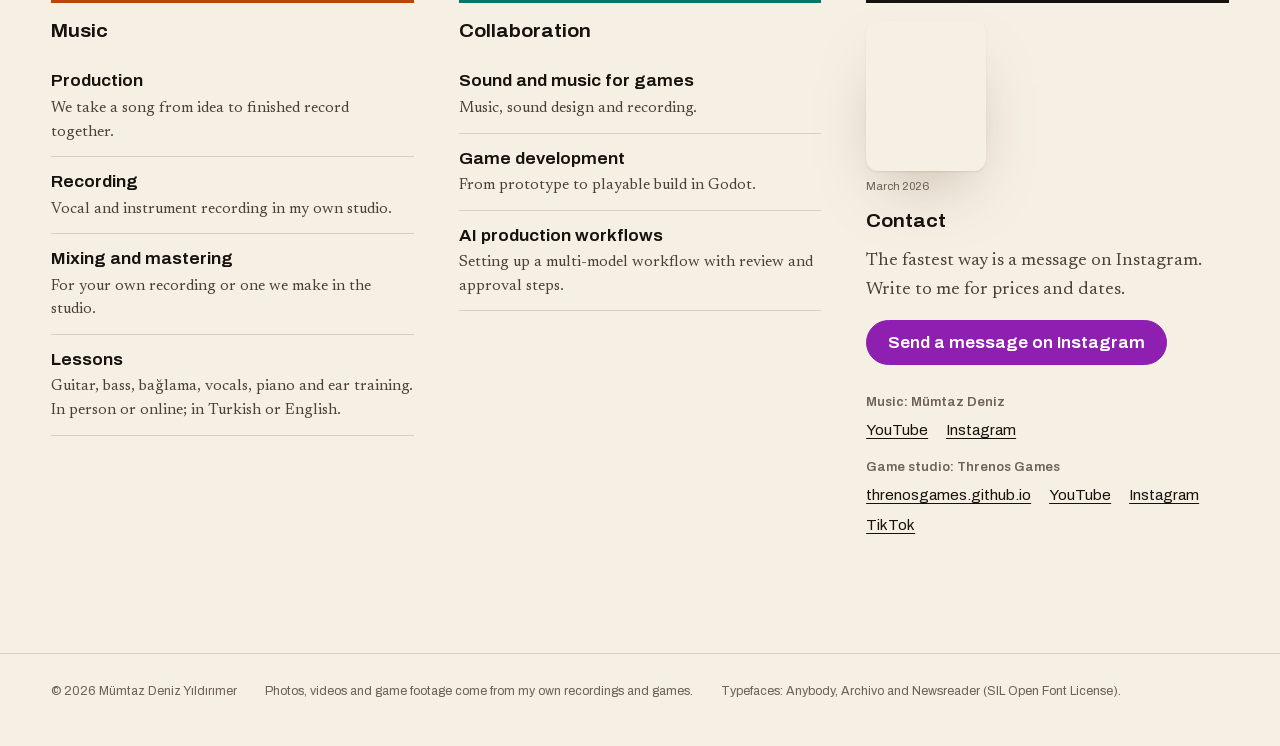
<file: mumtaz-deniz/index.html>
<!doctype html>
<html lang="tr">
<head>
<meta charset="utf-8">
<meta name="viewport" content="width=device-width, initial-scale=1, viewport-fit=cover">
<meta http-equiv="Content-Security-Policy" content="default-src 'self'; script-src 'self'; style-src 'self'; img-src 'self' data:; media-src 'self'; font-src 'self'; frame-src https://www.youtube-nocookie.com; connect-src 'self'; object-src 'none'; base-uri 'self'; form-action 'none'">
<meta name="referrer" content="strict-origin-when-cross-origin">
<script src="assets/dil.js"></script>
<title>Mümtaz Deniz Yıldırımer — müzik prodüktörü ve solo oyun geliştirici</title>
<meta name="description" content="Aydın&#39;da stüdyosu olan müzik prodüktörü, mix ve mastering mühendisi, müzik eğitimcisi ve solo oyun geliştirici. Issız Ada, THRENOS STÜDYO, kayıtlar ve hizmetler.">
<link rel="canonical" href="https://threnosgames.github.io/mumtaz-deniz/">
<link rel="alternate" hreflang="tr" href="https://threnosgames.github.io/mumtaz-deniz/">
<link rel="alternate" hreflang="en" href="https://threnosgames.github.io/mumtaz-deniz/en/">
<link rel="alternate" hreflang="x-default" href="https://threnosgames.github.io/mumtaz-deniz/">
<meta property="og:type" content="website">
<meta property="og:site_name" content="Mümtaz Deniz Yıldırımer">
<meta property="og:title" content="Mümtaz Deniz Yıldırımer — müzik prodüktörü ve solo oyun geliştirici">
<meta property="og:description" content="Aydın&#39;da stüdyosu olan müzik prodüktörü, mix ve mastering mühendisi, müzik eğitimcisi ve solo oyun geliştirici. Issız Ada, THRENOS STÜDYO, kayıtlar ve hizmetler.">
<meta property="og:url" content="https://threnosgames.github.io/mumtaz-deniz/">
<meta property="og:image" content="https://threnosgames.github.io/mumtaz-deniz/assets/og-tr.jpg">
<meta property="og:image:width" content="1200">
<meta property="og:image:height" content="630">
<meta property="og:image:alt" content="Mümtaz Deniz Yıldırımer">
<meta property="og:locale" content="tr_TR">
<meta property="og:locale:alternate" content="en_US">
<meta name="twitter:card" content="summary_large_image">
<meta name="theme-color" content="#121212" media="(prefers-color-scheme: dark)">
<meta name="theme-color" content="#f6efe3" media="(prefers-color-scheme: light)">
<meta name="color-scheme" content="dark light">
<link rel="icon" href="favicon.svg" type="image/svg+xml">
<link rel="apple-touch-icon" href="assets/apple-touch-icon.png">
<link rel="preload" href="assets/fonts/archivo.woff2" as="font" type="font/woff2" crossorigin>
<link rel="preload" href="assets/fonts/newsreader.woff2" as="font" type="font/woff2" crossorigin>
<link rel="stylesheet" href="assets/site.css?v=f5d50c80bb">
<script type="application/ld+json">{"@context":"https://schema.org","@type":"Person","name":"Mümtaz Deniz Yıldırımer","url":"https://threnosgames.github.io/mumtaz-deniz/","jobTitle":"Müzik prodüktörü, mix ve mastering mühendisi, müzik eğitimcisi ve solo oyun geliştirici","address":{"@type":"PostalAddress","addressLocality":"Aydın","addressCountry":"TR"},"sameAs":["https://www.instagram.com/mumtazdenizofficial/","https://www.youtube.com/@MumtazDenizOfficial","https://threnosgames.github.io/"]}</script>
</head>
<body>
<a class="atla" href="#icerik">İçeriğe geç</a>
<header class="ust" data-ust>
  <a class="ust-ad" href="#ust">Mümtaz Deniz Yıldırımer</a>
  <nav class="ust-nav" id="menu" aria-label="Ana menü"><ul><li class="nav-bir"><a href="#vitrin">Vitrin</a></li><li class="nav-bir"><a href="#hizmetler">Hizmetler</a></li><li class="nav-iki"><a href="#laboratuvar">Laboratuvar</a></li><li class="nav-iki"><a href="#yolculuk">Yolculuk</a></li></ul></nav>
  <div class="ust-arac">
    <a class="dil" href="en/" hreflang="en" lang="en" data-dil-sec="en"><span class="gorunmez">English: </span>EN</a>
    <button class="menu-dugme" type="button" aria-expanded="false" aria-controls="menu" data-menu hidden data-metin-menu="Menü" data-metin-kapat="Kapat"><span data-menu-metin>Menü</span></button>
  </div>
</header>
<main id="icerik">

<section class="giris" id="ust" aria-labelledby="giris-ad">
  <div class="giris-sahne">
    <img class="giris-poster" src="media/foto/portre-sahne-540.webp" srcset="media/foto/portre-sahne-540.webp 540w, media/foto/portre-sahne-810.webp 810w, media/foto/portre-sahne-1080.webp 1080w" sizes="(min-width: 1000px) 62vh, 78vh" width="1080" height="1460" alt="Mümtaz Deniz Yıldırımer sahnede elektro gitar çalıp söylüyor; siyah-beyaz kesik portre." loading="eager" decoding="async" fetchpriority="high">
    <p class="giris-konum"><span>Aydın&#39;da yaşıyor,<br>stüdyosu da orada</span><span class="giris-konum-ikon" aria-hidden="true"></span></p>
    <div class="giris-rol"><p><span class="giris-ok" aria-hidden="true">↘</span>Müzik prodüktörü<br>ve oyun geliştirici</p><a class="giris-cagri" href="#teklif">Birlikte çalışalım</a></div>
    <h1 id="giris-ad" class="giris-ad"><span class="giris-ad-ic">Mümtaz Deniz Yıldırımer<span aria-hidden="true"> —</span></span></h1>
  </div>
</section>
<section class="tanitim" aria-labelledby="kapilar-baslik">
  <div class="tanitim-ic">
    <div class="tanitim-metin">
      <p class="tanitim-ad" aria-hidden="true">Mümtaz Deniz Yıldırımer</p>
      <p class="giris-unvan">Müzik prodüktörü, mix ve mastering mühendisi, müzik eğitimcisi ve solo oyun geliştirici.</p>
      <p class="giris-cumle">Müzik ve oyun yapıyorum; ikisini ürettiğim sistemi de kendim kuruyorum.</p>
      <p class="giris-benlik">Günlük hayatta sıkıştırdığımız benlikleri sahnede açmak: 2007&#39;de ilk grubuma ad olan fikir, bugün de aynı.</p>
    </div>
    <nav class="kapilar" aria-labelledby="kapilar-baslik">
      <h2 id="kapilar-baslik" class="gorunmez">Nereden başlamak istersin?</h2>
      <ul><li><a class="kapi" data-sekil="oyun" href="#issiz-ada"><span class="kapi-sekil" aria-hidden="true"></span><span class="kapi-ad">Oyunları gör</span><span class="kapi-alt">Oyuncular için</span></a></li><li><a class="kapi" data-sekil="ses" href="#hizmetler"><span class="kapi-sekil" aria-hidden="true"></span><span class="kapi-ad">Kayıt, mix ya da ders</span><span class="kapi-alt">Müzik müşterileri ve öğrenciler için</span></a></li><li><a class="kapi" data-sekil="is" href="#iletisim"><span class="kapi-sekil" aria-hidden="true"></span><span class="kapi-ad">İş birliği ve CV</span><span class="kapi-alt">İşverenler ve müşteriler için</span></a></li><li><a class="kapi" data-sekil="sistem" href="#studyo"><span class="kapi-sekil" aria-hidden="true"></span><span class="kapi-ad">Yöntem ve geliştirme günlüğü</span><span class="kapi-alt">Geliştiriciler için</span></a></li></ul>
    </nav>
  </div>
</section>
<section class="dinle" id="dinle" aria-labelledby="dinle-baslik">
  <div class="dinle-ic">
    <h2 id="dinle-baslik" class="dinle-baslik">Dinle</h2>
    <ul class="kayitlar"><li class="kayit"><div class="yt yt-dikey" data-yt="Y0vlp73KnmI" data-baslik="Aldırma Gönül – Edip Akbayram Cover | Mümtaz Deniz">
    <a class="yt-oynat" href="https://youtu.be/Y0vlp73KnmI" target="_blank" rel="noopener" aria-label="Videoyu oynat: Aldırma Gönül – Edip Akbayram Cover | Mümtaz Deniz">
      <img src="media/youtube/Y0vlp73KnmI-406.webp" srcset="media/youtube/Y0vlp73KnmI-406.webp 406w" sizes="(min-width: 1000px) 20vw, 44vw" width="406" height="720" alt="" loading="lazy" decoding="async">
      <span class="yt-ikon" aria-hidden="true"></span>
    </a>
  </div>
      <h3 class="kayit-ad">Aldırma Gönül</h3>
      <p class="kayit-rol">Edip Akbayram yorumu: bağlama ve elektro gitar</p>
      <p class="kayit-tarih"><time datetime="2025-07">Temmuz 2025</time></p>
    </li><li class="kayit"><div class="yt yt-dikey" data-yt="73s5qwefVaI" data-baslik="Mümtaz Deniz &amp; Ekin Tutkun – Mashup">
    <a class="yt-oynat" href="https://youtu.be/73s5qwefVaI" target="_blank" rel="noopener" aria-label="Videoyu oynat: Mümtaz Deniz &amp; Ekin Tutkun – Mashup">
      <img src="media/youtube/73s5qwefVaI-406.webp" srcset="media/youtube/73s5qwefVaI-406.webp 406w" sizes="(min-width: 1000px) 20vw, 44vw" width="406" height="720" alt="" loading="lazy" decoding="async">
      <span class="yt-ikon" aria-hidden="true"></span>
    </a>
  </div>
      <h3 class="kayit-ad">Büyük Ev / Siyabend</h3>
      <p class="kayit-rol">Ekin Tutkun&#39;la mashup: bas gitar</p>
      <p class="kayit-tarih"><time datetime="2025-07">Temmuz 2025</time></p>
    </li><li class="kayit"><div class="yt yt-dikey" data-yt="tVJEzcluD3I" data-baslik="Halimem – Türkü cover | Mümtaz Deniz" data-kisa>
    <a class="yt-oynat" href="https://youtu.be/tVJEzcluD3I" target="_blank" rel="noopener" aria-label="Videoyu oynat: Halimem – Türkü cover | Mümtaz Deniz">
      <img src="media/youtube/tVJEzcluD3I-420.webp" srcset="media/youtube/tVJEzcluD3I-420.webp 420w, media/youtube/tVJEzcluD3I-840.webp 840w" sizes="(min-width: 1000px) 20vw, 44vw" width="840" height="1493" alt="" loading="lazy" decoding="async">
      <span class="yt-ikon" aria-hidden="true"></span>
    </a>
  </div>
      <h3 class="kayit-ad">Halimem</h3>
      <p class="kayit-rol">Türkü yorumu: gitar ve vokal</p>
      <p class="kayit-tarih"><time datetime="2025-07">Temmuz 2025</time></p>
    </li><li class="kayit"><a class="ig-kart ig-kart-gorsel" href="https://www.instagram.com/p/DJziHmpxswX/" target="_blank" rel="noopener"><img src="media/instagram/atmaca-420.webp" srcset="media/instagram/atmaca-420.webp 420w, media/instagram/atmaca-540.webp 540w" sizes="(min-width: 1000px) 20vw, 44vw" width="540" height="960" alt="Mümtaz Deniz Yıldırımer kırmızı bas gitarla, stüdyoda." loading="lazy" decoding="async"><span class="ig-metin">Instagram&#39;da izle</span><span class="gorunmez"> (yeni sekmede açılır)</span></a>
      <h3 class="kayit-ad">Atmaca</h3>
      <p class="kayit-rol">Bas gitar yorumu</p>
      <p class="kayit-tarih"><time datetime="2025-05">Mayıs 2025</time></p>
    </li></ul>
    <p class="yt-not">Oynatınca video YouTube&#39;dan yüklenir.</p>
  </div>
</section>

<section class="vitrin" id="vitrin" aria-labelledby="vitrin-baslik" data-vitrin>
  <p class="vitrin-bas"><span id="vitrin-baslik" class="vitrin-baslik">Vitrin</span><span class="vitrin-giris">Bugün masamda dört iş var; dördü de aynı stüdyodan çıkıyor.</span></p>
  <div class="vitrin-ray" data-ray tabindex="0" aria-label="Vitrin"><div class="sahne etkin" id="sahne-issiz-ada" data-sahne="issiz-ada" data-kat="oyun" data-proje="issiz-ada" role="group" aria-roledescription="sahne" aria-label="Issız Ada">
      <img class="sahne-arka" src="media/issiz-ada/poster-oynanis-640.webp" srcset="media/issiz-ada/poster-oynanis-640.webp 640w, media/issiz-ada/poster-oynanis-1280.webp 1280w" sizes="100vw" width="1280" height="720" alt="" loading="eager" decoding="async">
      <div class="sahne-icerik">
        <p class="sahne-etiket"><span class="etiket" data-etiket="gelistirmede"><span class="etiket-sekil" aria-hidden="true"></span>Geliştirmede (yayınlanmadı, ev içi testte)</span><span class="tarih">Son çalışma: <time datetime="2026-10">Ekim 2026</time></span></p>
        <h3 class="sahne-ad">Issız Ada</h3>
        <p class="sahne-ozet">Sevdiğim biriyle, iki ayrı bilgisayardan birlikte oynayabileceğimiz bir oyun istedim.</p>
        <p class="sahne-dugmeler"><a class="dugme" href="#issiz-ada">Keşfet</a><a class="dugme dugme-bos" href="#issiz-ada-video">Oynanışı izle</a></p>
      </div>
    </div><div class="sahne" id="sahne-bloomslide" data-sahne="bloomslide" data-kat="oyun" data-proje="bloomslide" role="group" aria-roledescription="sahne" aria-label="Bloomslide">
      <img class="sahne-arka" src="media/bloomslide/1-oyun-420.webp" srcset="media/bloomslide/1-oyun-420.webp 420w, media/bloomslide/1-oyun-824.webp 824w" sizes="100vw" width="824" height="1830" alt="" loading="lazy" decoding="async">
      <div class="sahne-icerik">
        <p class="sahne-etiket"><span class="etiket" data-etiket="gelistirmede"><span class="etiket-sekil" aria-hidden="true"></span>Geliştirmede (telefon pilotu, mağazada değil)</span><span class="tarih">Son çalışma: <time datetime="2026-10">Ekim 2026</time></span></p>
        <h3 class="sahne-ad">Bloomslide</h3>
        <p class="sahne-ozet">Blokları tek parmakla kaydır; çözdüğün her bölüm bahçene bir şey ekler.</p>
        <p class="sahne-dugmeler"><a class="dugme" href="#bloomslide">Keşfet</a></p>
      </div>
    </div><div class="sahne" id="sahne-studyo" data-sahne="studyo" data-kat="sistem" data-proje="studyo" role="group" aria-roledescription="sahne" aria-label="THRENOS STÜDYO">
      <img class="sahne-arka" src="media/studyo/uzay-kart-640.webp" srcset="media/studyo/uzay-kart-640.webp 640w, media/studyo/uzay-kart-1280.webp 1280w" sizes="100vw" width="1280" height="800" alt="" loading="lazy" decoding="async">
      <div class="sahne-icerik">
        <p class="sahne-etiket"><span class="etiket" data-etiket="calisiyor"><span class="etiket-sekil" aria-hidden="true"></span>Çalışıyor (kendi kullanımım, satılan ürün değil)</span><span class="tarih">Son çalışma: <time datetime="2026-10">Ekim 2026</time></span></p>
        <h3 class="sahne-ad">THRENOS STÜDYO</h3>
        <p class="sahne-ozet">İki bilgisayarım ve bir düzine model tek masada: işi dağıtan, sonucu denetleten üretim merkezim.</p>
        <p class="sahne-dugmeler"><a class="dugme" href="#studyo">Keşfet</a></p>
      </div>
    </div><div class="sahne" id="sahne-muzik" data-sahne="muzik" data-kat="ses" data-proje="muzik" role="group" aria-roledescription="sahne" aria-label="Müzik ve ses">
      <img class="sahne-arka" src="media/youtube/Y0vlp73KnmI-406.webp" srcset="media/youtube/Y0vlp73KnmI-406.webp 406w" sizes="100vw" width="406" height="720" alt="" loading="lazy" decoding="async">
      <div class="sahne-icerik">
        <p class="sahne-etiket"><span class="etiket" data-etiket="yayinda"><span class="etiket-sekil" aria-hidden="true"></span>Yayında</span><span class="tarih">Son çalışma: <time datetime="2026-09">Eylül 2026</time></span></p>
        <h3 class="sahne-ad">Müzik ve ses</h3>
        <p class="sahne-ozet">Bastan vokale, sahneden stüdyoya: kayıtlarım ve başkaları için yaptığım işler.</p>
        <p class="sahne-dugmeler"><a class="dugme" href="#muzik">Keşfet</a></p>
      </div>
    </div></div>
  <button type="button" class="vitrin-ok vitrin-ok-sol" data-ray-adim="-1" aria-label="Önceki sahne" hidden>‹</button>
  <button type="button" class="vitrin-ok vitrin-ok-sag" data-ray-adim="1" aria-label="Sonraki sahne" hidden>›</button>
  <div class="vitrin-serit" role="tablist" aria-label="Vitrindekiler"><button type="button" class="vitrin-kucuk etkin" role="tab" aria-selected="true" aria-controls="sahne-issiz-ada" data-sahne-sec="issiz-ada" data-proje="issiz-ada"><img src="media/issiz-ada/poster-oynanis-640.webp" srcset="media/issiz-ada/poster-oynanis-640.webp 640w, media/issiz-ada/poster-oynanis-1280.webp 1280w" sizes="150px" width="1280" height="720" alt="" loading="lazy" decoding="async"><span>Issız Ada</span></button><button type="button" class="vitrin-kucuk" role="tab" aria-selected="false" aria-controls="sahne-bloomslide" data-sahne-sec="bloomslide" data-proje="bloomslide"><img src="media/bloomslide/1-oyun-420.webp" srcset="media/bloomslide/1-oyun-420.webp 420w, media/bloomslide/1-oyun-824.webp 824w" sizes="150px" width="824" height="1830" alt="" loading="lazy" decoding="async"><span>Bloomslide</span></button><button type="button" class="vitrin-kucuk" role="tab" aria-selected="false" aria-controls="sahne-studyo" data-sahne-sec="studyo" data-proje="studyo"><img src="media/studyo/uzay-kart-640.webp" srcset="media/studyo/uzay-kart-640.webp 640w, media/studyo/uzay-kart-1280.webp 1280w" sizes="150px" width="1280" height="800" alt="" loading="lazy" decoding="async"><span>THRENOS STÜDYO</span></button><button type="button" class="vitrin-kucuk" role="tab" aria-selected="false" aria-controls="sahne-muzik" data-sahne-sec="muzik" data-proje="muzik"><img src="media/youtube/Y0vlp73KnmI-406.webp" srcset="media/youtube/Y0vlp73KnmI-406.webp 406w" sizes="150px" width="406" height="720" alt="" loading="lazy" decoding="async"><span>Müzik ve ses</span></button></div>
</section>

<section class="bolum detay ada" id="issiz-ada" data-kat="oyun" data-proje="issiz-ada" aria-labelledby="issiz-ada-baslik">
  <header class="detay-bas">
    <p class="detay-ust"><span class="etiket" data-etiket="gelistirmede"><span class="etiket-sekil" aria-hidden="true"></span>Geliştirmede (yayınlanmadı, ev içi testte)</span><span class="tarih">Son çalışma: <time datetime="2026-10">Ekim 2026</time></span></p>
    <h2 id="issiz-ada-baslik" class="detay-ad"><span class="gorunmez">Issız Ada</span><span aria-hidden="true"><span class="kelime"><span class="h">I</span><span class="h">S</span><span class="h">S</span><span class="h">I</span><span class="h">Z</span></span> <span class="kelime"><span class="h">A</span><span class="h">D</span><span class="h">A</span></span></span></h2>
    <p class="detay-ozet">Bu oyunu tek başıma, Godot&#39;la yapıyorum. Uçak bir adaya düşer; Sarp ile Defne enkazı toplar, barınak kurar, ateş yakar ve orada birlikte yaşamayı öğrenir. Geliştirme günlüğünün müziği de benim. Oyuncu testi yapıldı; mağazada değil.</p>
  </header>
  <p class="ada-dugmeler"><a class="dugme" href="https://youtu.be/xK2sQzdwODM" target="_blank" rel="noopener">İzle: geliştirme günlüğü #1<span class="gorunmez"> (yeni sekmede açılır)</span></a><a class="dugme" href="#dinle">Dinle: kayıtlarım</a></p>
  <figure class="ada-video" id="issiz-ada-video">
    <video class="oynanis" controls playsinline preload="none" poster="media/issiz-ada/poster-oynanis-1280.webp" width="1280" height="720" aria-label="Issız Ada oynanış videosu: kaza yeri, kıyı, şelale, akşam ve ateş başı."><source src="media/issiz-ada/oynanis.mp4" type="video/mp4"></video>
    <figcaption>20 Ekim 2026&#39;daki geliştirme çekimlerinden 70 saniyelik kurgu; ses yok. Bugünkü sürüm farklı olabilir.</figcaption>
  </figure>
  <div class="ada-sahne" data-ada>
    <div class="ada-medya" aria-hidden="true">
      <img data-kat-ad="ada" class="ada-kat etkin" src="media/issiz-ada/ada-640.webp" srcset="media/issiz-ada/ada-640.webp 640w, media/issiz-ada/ada-1280.webp 1280w" sizes="(min-width: 900px) 55vw, 100vw" width="1280" height="720" alt="" loading="lazy" decoding="async"><img data-kat-ad="enkaz" class="ada-kat" src="media/issiz-ada/enkaz-640.webp" srcset="media/issiz-ada/enkaz-640.webp 640w, media/issiz-ada/enkaz-1280.webp 1280w" sizes="(min-width: 900px) 55vw, 100vw" width="1280" height="720" alt="" loading="lazy" decoding="async"><img data-kat-ad="kamp" class="ada-kat" src="media/issiz-ada/kamp-640.webp" srcset="media/issiz-ada/kamp-640.webp 640w, media/issiz-ada/kamp-1280.webp 1280w" sizes="(min-width: 900px) 55vw, 100vw" width="1280" height="720" alt="" loading="lazy" decoding="async"><img data-kat-ad="selale" class="ada-kat" src="media/issiz-ada/selale-640.webp" srcset="media/issiz-ada/selale-640.webp 640w, media/issiz-ada/selale-1280.webp 1280w" sizes="(min-width: 900px) 55vw, 100vw" width="1280" height="720" alt="" loading="lazy" decoding="async"><img data-kat-ad="ates" class="ada-kat" src="media/issiz-ada/ates-640.webp" srcset="media/issiz-ada/ates-640.webp 640w, media/issiz-ada/ates-1280.webp 1280w" sizes="(min-width: 900px) 55vw, 100vw" width="1280" height="720" alt="" loading="lazy" decoding="async"><video data-kat-ad="zaman" class="ada-kat" muted loop playsinline preload="none" poster="media/issiz-ada/poster-zaman-640.webp" width="960" height="540" aria-label="" data-otomatik><source src="media/issiz-ada/zaman.mp4" type="video/mp4"></video>
    </div>
    <ol class="ada-kareler">
      <li class="kare etkin" data-medya="ada">
        <div class="kare-gorsel"><img src="media/issiz-ada/ada-640.webp" srcset="media/issiz-ada/ada-640.webp 640w, media/issiz-ada/ada-1280.webp 1280w" sizes="100vw" width="1280" height="720" alt="" loading="lazy" decoding="async"></div>
        <button type="button" class="kare-dugme" data-kare-sec="ada" aria-pressed="true"><span class="kare-no" aria-hidden="true">1</span><span class="kare-metin">Uçağımız bu adaya düştü.</span></button>
      </li><li class="kare" data-medya="enkaz">
        <div class="kare-gorsel"><img src="media/issiz-ada/enkaz-640.webp" srcset="media/issiz-ada/enkaz-640.webp 640w, media/issiz-ada/enkaz-1280.webp 1280w" sizes="100vw" width="1280" height="720" alt="" loading="lazy" decoding="async"></div>
        <button type="button" class="kare-dugme" data-kare-sec="enkaz" aria-pressed="false"><span class="kare-no" aria-hidden="true">2</span><span class="kare-metin">Dalgalar, enkazdan kalanları kıyıya taşıyor.</span></button>
      </li><li class="kare" data-medya="kamp">
        <div class="kare-gorsel"><img src="media/issiz-ada/kamp-640.webp" srcset="media/issiz-ada/kamp-640.webp 640w, media/issiz-ada/kamp-1280.webp 1280w" sizes="100vw" width="1280" height="720" alt="" loading="lazy" decoding="async"></div>
        <button type="button" class="kare-dugme" data-kare-sec="kamp" aria-pressed="false"><span class="kare-no" aria-hidden="true">3</span><span class="kare-metin">Dallar ve yapraklarla, ilk barınak.</span></button>
      </li><li class="kare" data-medya="selale">
        <div class="kare-gorsel"><img src="media/issiz-ada/selale-640.webp" srcset="media/issiz-ada/selale-640.webp 640w, media/issiz-ada/selale-1280.webp 1280w" sizes="100vw" width="1280" height="720" alt="" loading="lazy" decoding="async"></div>
        <button type="button" class="kare-dugme" data-kare-sec="selale" aria-pressed="false"><span class="kare-no" aria-hidden="true">4</span><span class="kare-metin">Adanın içlerine yürüdükçe saklı yerler çıkıyor.</span></button>
      </li><li class="kare" data-medya="ates">
        <div class="kare-gorsel"><img src="media/issiz-ada/ates-640.webp" srcset="media/issiz-ada/ates-640.webp 640w, media/issiz-ada/ates-1280.webp 1280w" sizes="100vw" width="1280" height="720" alt="" loading="lazy" decoding="async"></div>
        <button type="button" class="kare-dugme" data-kare-sec="ates" aria-pressed="false"><span class="kare-no" aria-hidden="true">5</span><span class="kare-metin">Gece çökünce, küçük bir ateş.</span></button>
      </li><li class="kare" data-medya="zaman">
        <div class="kare-gorsel"><video muted loop playsinline preload="none" poster="media/issiz-ada/poster-zaman-640.webp" width="960" height="540" aria-label="Sabahtan geceye, her saat kendi ışığıyla akıyor." data-otomatik><source src="media/issiz-ada/zaman.mp4" type="video/mp4"></video></div>
        <button type="button" class="kare-dugme" data-kare-sec="zaman" aria-pressed="false"><span class="kare-no" aria-hidden="true">6</span><span class="kare-metin">Sabahtan geceye, her saat kendi ışığıyla akıyor.</span></button>
      </li>
    </ol>
  </div>
  <ul class="link-satiri"><li><a href="https://threnosgames.github.io/" target="_blank" rel="noopener">Threnos Games sitesi<span class="gorunmez"> (yeni sekmede açılır)</span></a></li><li><a href="https://www.youtube.com/@threnosgames" target="_blank" rel="noopener">Threnos Games YouTube<span class="gorunmez"> (yeni sekmede açılır)</span></a></li></ul>
</section>

<section class="bolum detay bloom" id="bloomslide" data-kat="oyun" data-proje="bloomslide" aria-labelledby="bloomslide-baslik">
  <header class="detay-bas">
    <p class="detay-ust"><span class="etiket" data-etiket="gelistirmede"><span class="etiket-sekil" aria-hidden="true"></span>Geliştirmede (telefon pilotu, mağazada değil)</span><span class="tarih">Son çalışma: <time datetime="2026-10">Ekim 2026</time></span></p>
    <h2 id="bloomslide-baslik" class="detay-ad"><span class="gorunmez">Bloomslide</span><span aria-hidden="true"><span class="kelime"><span class="h">B</span><span class="h">L</span><span class="h">O</span><span class="h">O</span><span class="h">M</span><span class="h">S</span><span class="h">L</span><span class="h">I</span><span class="h">D</span><span class="h">E</span></span></span></h2>
    <p class="detay-ozet">Bloomslide&#39;ı telefonda tek parmakla oynanan sakin bir bulmaca olarak tasarladım. Telefon pilotu 120 doğrulanmış bölümle yapıldı.</p>
  </header>
  <div class="bloom-ekranlar" tabindex="0" role="group" aria-label="Bloomslide ekran görüntüleri; dar ekranda yana kaydırılır"><figure><img src="media/bloomslide/1-oyun-420.webp" srcset="media/bloomslide/1-oyun-420.webp 420w, media/bloomslide/1-oyun-824.webp 824w" sizes="(min-width: 900px) 24vw, 70vw" width="824" height="1830" alt="121. bölüm: buz bloğu itilince durana kadar kayar." loading="lazy" decoding="async"><figcaption>121. bölüm: buz bloğu itilince durana kadar kayar.</figcaption></figure><figure><img src="media/bloomslide/2-bahce-420.webp" srcset="media/bloomslide/2-bahce-420.webp 420w, media/bloomslide/2-bahce-824.webp 824w" sizes="(min-width: 900px) 24vw, 70vw" width="824" height="1615" alt="Meyve bahçesi: çözülen bölümlerle açılan dekorlar." loading="lazy" decoding="async"><figcaption>Meyve bahçesi: çözülen bölümlerle açılan dekorlar.</figcaption></figure><figure><img src="media/bloomslide/3-harita-420.webp" srcset="media/bloomslide/3-harita-420.webp 420w, media/bloomslide/3-harita-824.webp 824w" sizes="(min-width: 900px) 24vw, 70vw" width="824" height="1830" alt="Bölüm haritası: kış bölgesi, 121–140." loading="lazy" decoding="async"><figcaption>Bölüm haritası: kış bölgesi, 121–140.</figcaption></figure></div>
  <ul class="olgular"><li>Bir bölüm, otomatik doğrulamadan geçmeden oyuna girmiyor</li><li>İç sürüm 1.1.0: kış bölgesinde 20 yeni bölüm ve kayan buz bloğu</li><li>Oyun kaydı yalnız telefonda; hesap ve sunucu yok</li></ul>
</section>

<section class="bolum detay studyo" id="studyo" data-kat="sistem" data-proje="studyo" aria-labelledby="studyo-baslik">
  <header class="detay-bas">
    <p class="detay-ust"><span class="etiket" data-etiket="calisiyor"><span class="etiket-sekil" aria-hidden="true"></span>Çalışıyor (kendi kullanımım, satılan ürün değil)</span><span class="tarih">Son çalışma: <time datetime="2026-10">Ekim 2026</time></span></p>
    <h2 id="studyo-baslik" class="detay-ad"><span class="gorunmez">THRENOS STÜDYO</span><span aria-hidden="true"><span class="kelime"><span class="h">T</span><span class="h">H</span><span class="h">R</span><span class="h">E</span><span class="h">N</span><span class="h">O</span><span class="h">S</span></span> <span class="kelime"><span class="h">S</span><span class="h">T</span><span class="h">Ü</span><span class="h">D</span><span class="h">Y</span><span class="h">O</span></span></span></h2>
    
  </header>
  <div class="studyo-izgara">
    <div class="studyo-metin">
      <p class="studyo-paragraf">Masa&#39;yı, iki bilgisayarım tek bir üretim merkezi gibi çalışsın diye kendim kurdum: Windows bilgisayarım ve Mac mini. Bir iş verdiğimde planlayıcı model işi parçalara bölüyor; parçalar önce yerel ve ücretsiz modellere, gerektiğinde ücretli modellere gidiyor. Ayrı denetçi ajanlar sonucu kontrol ediyor; para harcayan, yayın yapan ya da geri alınamayan her adım benim onayımı bekliyor.</p>
      <div class="olcum">
      <h3 class="olcum-ad">Masa 1.0 denetimi <span class="olcum-tarih">Ekim 2026</span></h3>
      <p class="olcum-metin">11 ajan, 60 iddiayı tek tek sınadı.</p>
      <svg class="cubuk" viewBox="0 0 100 10" preserveAspectRatio="none" aria-hidden="true" focusable="false"><rect class="cubuk-iyi" x="0.00" y="0" width="71.07" height="10" rx="1.5"/><rect class="cubuk-orta" x="71.67" y="0" width="26.07" height="10" rx="1.5"/><rect class="cubuk-kotu" x="98.33" y="0" width="1.07" height="10" rx="1.5"/></svg>
      <ul class="olcum-sayilar"><li data-ton="iyi"><span class="olcum-sayi">43</span> doğru</li><li data-ton="orta"><span class="olcum-sayi">16</span> kısmen doğru</li><li data-ton="kotu"><span class="olcum-sayi">1</span> yanlış</li></ul>
    </div><div class="olcum">
      <h3 class="olcum-ad">Issız Ada kör jürisi, 1. tur <span class="olcum-tarih">Ekim 2026</span></h3>
      <p class="olcum-metin">10 bağımsız model aynı sürümü, kimin yaptığını bilmeden değerlendirdi: kayıt güvenliği, co-op, test kapısı ve performans. 21 bulgu düzeltme kuyruğunda; sürüm canlıya alınmadı.</p>
      <svg class="cubuk" viewBox="0 0 100 10" preserveAspectRatio="none" aria-hidden="true" focusable="false"><rect class="cubuk-orta" x="0.00" y="0" width="59.40" height="10" rx="1.5"/><rect class="cubuk-kotu" x="60.00" y="0" width="39.40" height="10" rx="1.5"/></svg>
      <ul class="olcum-sayilar"><li data-ton="iyi"><span class="olcum-sayi">0</span> kabul</li><li data-ton="orta"><span class="olcum-sayi">6</span> şartlı kabul</li><li data-ton="kotu"><span class="olcum-sayi">4</span> ret</li></ul>
    </div>
      <ul class="link-satiri">
        <li><a href="https://youtu.be/xK2sQzdwODM" target="_blank" rel="noopener">Geliştirme günlüğü #1<span class="gorunmez"> (yeni sekmede açılır)</span></a></li>
      </ul>
    </div>
    <figure class="studyo-gorsel">
      <img src="media/studyo/uzay-800.webp" srcset="media/studyo/uzay-800.webp 800w, media/studyo/uzay-1600.webp 1600w" sizes="(min-width: 1000px) 58vw, 100vw" width="1600" height="900" alt="Masa&#39;nın Uzay görünümü: üstte şef, ortada yerel ve ücretli model kuşakları, altta atölye ve liman." loading="lazy" decoding="async">
      <figcaption>Masa&#39;nın Uzay görünümü: üstte şef, ortada yerel ve ücretli model kuşakları, altta atölye ve liman.</figcaption>
    </figure>
  </div>
</section>

<section class="bolum detay muzik" id="muzik" data-kat="ses" data-proje="muzik" aria-labelledby="muzik-baslik">
  <div class="dergi">
    <figure class="dergi-foto">
      <img src="media/foto/muzik-bas-360.webp" srcset="media/foto/muzik-bas-360.webp 360w, media/foto/muzik-bas-540.webp 540w" sizes="(min-width: 900px) 48vw, 100vw" width="540" height="720" alt="Mümtaz Deniz Yıldırımer stüdyoda kırmızı bas gitar çalıyor." loading="lazy" decoding="async">
      <figcaption>Atmaca · stüdyo · 2025</figcaption>
    </figure>
    <div class="dergi-sayfa">
      <p class="dergi-ust"><span>Müzik ve ses</span><span>2007 — bugün</span></p>
      <h2 id="muzik-baslik" class="dergi-manset">Sahneden stüdyoya,<br><em>bas gitarla.</em></h2>
      <svg class="dergi-dalga" viewBox="0 0 600 120" preserveAspectRatio="none" aria-hidden="true" focusable="false"><path d="M0 60 C 20 60, 25 20, 40 20 S 60 100, 75 100 S 95 35, 110 35 S 130 85, 145 85 S 165 10, 180 10 S 200 110, 215 110 S 235 45, 250 45 S 270 75, 285 75 S 305 25, 320 25 S 340 95, 355 95 S 375 55, 390 55 S 410 65, 425 65 S 445 40, 460 40 S 480 80, 495 80 S 515 58, 530 58 S 560 62, 600 60" fill="none" stroke="currentColor" stroke-width="1.4"/></svg>
      <p class="dergi-metin">Sahneden stüdyoya bas gitar, klasik ve elektro gitar, bağlama, klavye ve vokalle geldim. Kendi stüdyomda kayıt alıyor, mix ve mastering yapıyorum; yaklaşık 15 yıldır ders veriyorum.</p>
      <p class="dergi-kayit"><span class="dergi-kayit-metin"><small>Fotoğraftaki kayıt</small><strong>Atmaca — bas gitar yorumu</strong></span><a class="dugme" href="#dinle">Dinle</a></p>
    </div>
  </div>
  <h3 class="alt-baslik">Krediler</h3>
  <p class="krediler-not">Başkaları için yaptığım işler. <a href="#dinle">Kendi kayıtlarım Dinle şeridinde</a>.</p>
  <ol class="krediler"><li>
    <time class="kredi-tarih" datetime="2026-09">Eylül 2026</time>
    <span class="kredi-eser"><a href="https://youtu.be/xK2sQzdwODM" target="_blank" rel="noopener">Tadımlık 1 — Issız Ada geliştirme günlüğü #1<span class="gorunmez"> (yeni sekmede açılır)</span></a></span>
    <span class="kredi-rol">Müzik</span>
  </li><li>
    <time class="kredi-tarih" datetime="2025-09">Eylül 2025</time>
    <span class="kredi-eser"><a href="https://youtu.be/x8jP45FBlKc" target="_blank" rel="noopener">Pınar Göktaş ve Kedi — İki Günlük Dünya<span class="gorunmez"> (yeni sekmede açılır)</span></a></span>
    <span class="kredi-rol">Mastering</span>
  </li><li>
    <time class="kredi-tarih" datetime="2025-07">Temmuz 2025</time>
    <span class="kredi-eser"><a href="https://youtu.be/8XqASxWdzWk" target="_blank" rel="noopener">Ekin Tutkun — Yaşamak Bu Değil<span class="gorunmez"> (yeni sekmede açılır)</span></a></span>
    <span class="kredi-rol">Mix ve mastering</span>
  </li><li>
    <time class="kredi-tarih" datetime="2023-10">Ekim 2023</time>
    <span class="kredi-eser"><a href="https://youtu.be/UdsCfxi6mdI" target="_blank" rel="noopener">100. Yıl Cumhuriyet Konseri — 1. Ordu Bölge Bando Komutanlığı ve Marmara Üniversitesi, 26 Ekim 2023<span class="gorunmez"> (yeni sekmede açılır)</span></a></span>
    <span class="kredi-rol">Bas gitar</span>
  </li><li>
    <time class="kredi-tarih" datetime="2022">2022</time>
    <span class="kredi-eser"><a href="https://youtu.be/at5WslYST9A" target="_blank" rel="noopener">Ne Var Ki — Hamdım Piştim<span class="gorunmez"> (yeni sekmede açılır)</span></a></span>
    <span class="kredi-rol">Bas gitar</span>
  </li></ol>
</section>

<section class="teklif" id="teklif" aria-labelledby="teklif-baslik">
  <div class="teklif-ic">
    <h2 id="teklif-baslik" class="teklif-baslik">Şarkın, kaydın ya da oyunun için ses.</h2>
    <ul class="teklif-isler"><li>Müzik prodüksiyonu</li><li>Mix ve mastering</li><li>Oyun müziği ve ses</li></ul>
    <p class="teklif-metin">Müzik prodüksiyonu, mix ve mastering, oyun müziği ve ses tasarımı. Fiyat ve takvim için tek mesaj yeter.</p>
    <p class="teklif-dugmeler"><a class="dugme" href="https://ig.me/m/mumtazdenizofficial" target="_blank" rel="noopener">Instagram&#39;dan yaz<span class="gorunmez"> (yeni sekmede açılır)</span></a><a class="dugme dugme-bos" href="#hizmetler">Hizmetlere bak</a></p>
  </div>
</section>

<section class="bolum lab" id="laboratuvar" aria-labelledby="lab-baslik">
  <div class="bolum-bas">
    <h2 id="lab-baslik" class="bolum-baslik" data-rezonans><span class="gorunmez">Laboratuvar</span><span aria-hidden="true"><span class="kelime"><span class="h">L</span><span class="h">A</span><span class="h">B</span><span class="h">O</span><span class="h">R</span><span class="h">A</span><span class="h">T</span><span class="h">U</span><span class="h">V</span><span class="h">A</span><span class="h">R</span></span></span></h2>
    <p class="bolum-giris">Bitmemiş işlerimi burada saklıyorum: yapay zekâyla üretmeyi öğrendiğim ilk denemeler.</p>
  </div>
  <ul class="kartlar kartlar-lab"><li class="kart" data-kat="oyun" data-proje="neon-rezonans"><figure class="kart-gorsel"><img src="media/lab/neon-rezonans-640.webp" srcset="media/lab/neon-rezonans-640.webp 640w, media/lab/neon-rezonans-1280.webp 1280w" sizes="(min-width: 1100px) 24vw, (min-width: 700px) 46vw, 92vw" width="1280" height="720" alt="Neon Rezonans ana menüsü: şarkı seçimi ve oyunun kuralları." loading="lazy" decoding="async"></figure><div class="kart-govde">
      <p class="kart-ust"><span class="etiket" data-etiket="prototip"><span class="etiket-sekil" aria-hidden="true"></span>Prototip (yayınlanmadı)</span><span class="tarih">Son çalışma: <time datetime="2026-09">Eylül 2026</time></span></p>
      <h3 class="kart-ad">Neon Rezonans</h3>
      <p class="kart-ozet">Silahların enstrüman olduğu, tek dosyalık bir ritim-aksiyon denemesi.</p>
    </div></li><li class="kart" data-kat="oyun" data-proje="son-efe"><figure class="kart-gorsel"><img src="media/lab/son-efe-640.webp" srcset="media/lab/son-efe-640.webp 640w, media/lab/son-efe-1280.webp 1280w" sizes="(min-width: 1100px) 24vw, (min-width: 700px) 46vw, 92vw" width="1280" height="720" alt="Son Efe: Kırılma tarayıcı demosunda surlarla çevrili bir üs." loading="lazy" decoding="async"></figure><div class="kart-govde">
      <p class="kart-ust"><span class="etiket" data-etiket="prototip"><span class="etiket-sekil" aria-hidden="true"></span>Prototip (yayınlanmadı)</span><span class="tarih">Son çalışma: <time datetime="2026-09">Eylül 2026</time></span></p>
      <h3 class="kart-ad">Son Efe: Kırılma</h3>
      <p class="kart-ozet">Tarayıcıda çalışan bir 3B strateji denemesi: topla, yetiştir, savun.</p>
    </div></li><li class="kart" data-kat="oyun" data-proje="sagu"><figure class="kart-gorsel"><img src="media/lab/sagu-640.webp" srcset="media/lab/sagu-640.webp 640w, media/lab/sagu-1280.webp 1280w" sizes="(min-width: 1100px) 24vw, (min-width: 700px) 46vw, 92vw" width="1280" height="720" alt="Sagu düşman deneme odası: iskelet savaşçılar ışıklı bir salonda." loading="lazy" decoding="async"></figure><div class="kart-govde">
      <p class="kart-ust"><span class="etiket" data-etiket="prototip"><span class="etiket-sekil" aria-hidden="true"></span>Prototip (yayınlanmadı)</span><span class="tarih">Son çalışma: <time datetime="2026-10">Ekim 2026</time></span></p>
      <h3 class="kart-ad">Sagu</h3>
      <p class="kart-ozet">Unreal Engine 5&#39;te karanlık bir aksiyon-RPG denemesi: zırhlı bir savaş büyücüsü ve kurdu Fenrir.</p>
    </div></li></ul>
</section>

<section class="bolum yolculuk" id="yolculuk" aria-labelledby="yolculuk-baslik">
  <div class="bolum-bas">
    <h2 id="yolculuk-baslik" class="bolum-baslik" data-rezonans><span class="gorunmez">Yolculuk</span><span aria-hidden="true"><span class="kelime"><span class="h">Y</span><span class="h">O</span><span class="h">L</span><span class="h">C</span><span class="h">U</span><span class="h">L</span><span class="h">U</span><span class="h">K</span></span></span></h2>
    <p class="bolum-giris">Hikâyemi bir kayıt oturumu gibi diziyorum: beş kanal, 2007&#39;den bugüne. Aşağı kaydırdıkça okuma kafası ilerler.</p>
  </div>
  <div class="oturum" data-oturum>
    <figure class="oturum-serit">
      <svg class="serit-tanim" width="0" height="0" aria-hidden="true" focusable="false">
    <defs>
      <pattern id="cizgili" patternUnits="userSpaceOnUse" width="6" height="6" patternTransform="rotate(45)"><rect class="desen" width="2.5" height="6"/></pattern>
      <linearGradient id="solma" x1="0" x2="1"><stop class="solma-bas" offset="0"/><stop class="solma-bas" offset=".8"/><stop class="solma-son" offset="1"/></linearGradient>
    </defs>
  </svg>
      <svg class="serit serit-genis" viewBox="0 0 1000 284" role="group" aria-label="Zaman şeridi" data-serit data-donem-x="1:130.0,2:185.0,3:377.7,4:515.3,5:687.3">
    
    <g class="cetvel">
      <rect class="yakin" x="611.6" y="40" width="378.4" height="236" rx="4"/>
      <line class="cizgi" x1="130" y1="32" x2="990" y2="32"/>
      <line class="tik" x1="130.0" y1="29" x2="130.0" y2="35"/><line class="tik" x1="157.5" y1="29" x2="157.5" y2="35"/><line class="tik" x1="185.0" y1="29" x2="185.0" y2="35"/><line class="tik" x1="212.6" y1="29" x2="212.6" y2="35"/><line class="tik" x1="240.1" y1="29" x2="240.1" y2="35"/><line class="tik" x1="267.6" y1="29" x2="267.6" y2="35"/><line class="tik" x1="295.1" y1="29" x2="295.1" y2="35"/><line class="tik" x1="322.6" y1="29" x2="322.6" y2="35"/><line class="tik" x1="350.2" y1="29" x2="350.2" y2="35"/><line class="tik" x1="377.7" y1="29" x2="377.7" y2="35"/><line class="tik" x1="405.2" y1="29" x2="405.2" y2="35"/><line class="tik" x1="432.7" y1="29" x2="432.7" y2="35"/><line class="tik" x1="460.2" y1="29" x2="460.2" y2="35"/><line class="tik" x1="487.8" y1="29" x2="487.8" y2="35"/><line class="tik" x1="515.3" y1="29" x2="515.3" y2="35"/><line class="tik" x1="542.8" y1="29" x2="542.8" y2="35"/><line class="tik" x1="570.3" y1="29" x2="570.3" y2="35"/><line class="tik" x1="597.8" y1="29" x2="597.8" y2="35"/><line class="tik" x1="687.3" y1="29" x2="687.3" y2="35"/><line class="tik" x1="838.6" y1="29" x2="838.6" y2="35"/>
      <text class="yil" x="130.0" y="23" text-anchor="middle">2007</text><text class="yil" x="240.1" y="23" text-anchor="middle">2011</text><text class="yil" x="350.2" y="23" text-anchor="middle">2015</text><text class="yil" x="460.2" y="23" text-anchor="middle">2019</text><text class="yil" x="570.3" y="23" text-anchor="middle">2023</text><text class="yil" x="687.3" y="23" text-anchor="middle">2025</text><text class="yil" x="838.6" y="23" text-anchor="middle">2026</text>
      <path class="kirik" d="M 607.6 38 l 4 -12 M 612.6 38 l 4 -12"/>
    </g><line class="ayrac" x1="124" y1="46" x2="990" y2="46"/><text class="hat-ad h-sahne" x="108" y="74.0" text-anchor="end">Sahne</text><line class="ayrac" x1="124" y1="92" x2="990" y2="92"/><text class="hat-ad h-egitim" x="108" y="120.0" text-anchor="end">Eğitim</text><line class="ayrac" x1="124" y1="138" x2="990" y2="138"/><text class="hat-ad h-studyo" x="108" y="166.0" text-anchor="end">Stüdyo</text><line class="ayrac" x1="124" y1="184" x2="990" y2="184"/><text class="hat-ad h-oyun" x="108" y="212.0" text-anchor="end">Oyun</text><line class="ayrac" x1="124" y1="230" x2="990" y2="230"/><text class="hat-ad h-sistem" x="108" y="258.0" text-anchor="end">Sistem</text><line class="ayrac" x1="124" y1="276" x2="990" y2="276"/><a class="klip k-studyo" href="#donem-3" data-olay="7" data-donem="3" aria-label="2019–bugün: Kendi stüdyom: kayıt, mix, mastering, ders"><title>2019–bugün: Kendi stüdyom: kayıt, mix, mastering, ders</title><rect class="sekil arka" x="460.2" y="141" width="501.9" height="40" rx="6"/><rect class="sekil arka-solma" x="460.2" y="141" width="501.9" height="40" rx="6"/></a><a class="klip k-sahne" href="#donem-1" data-olay="2" data-donem="1" aria-label="2007–2009: Anadolu Rock Bar, Aydın"><title>2007–2009: Anadolu Rock Bar, Aydın</title><rect class="sekil" x="130.0" y="52.5" width="55.0" height="13" rx="4"/></a><a class="klip k-sahne" href="#donem-2" data-olay="4" data-donem="2" aria-label="2013–2014: Drunken Duck, İzmir"><title>2013–2014: Drunken Duck, İzmir</title><rect class="sekil" x="295.1" y="52.5" width="27.5" height="13" rx="4"/></a><a class="klip k-sahne" href="#donem-3" data-olay="6" data-donem="3" aria-label="2016–2020: Şapıldak Bar, Aydın"><title>2016–2020: Şapıldak Bar, Aydın</title><rect class="sekil" x="377.7" y="52.5" width="110.1" height="13" rx="4"/></a><a class="klip k-sahne" href="#donem-4" data-olay="9" data-donem="4" aria-label="≈ Temmuz 2021–Aralık 2022: Şirket, ID.rar (yeniden), Collective&#39;de caz: bas gitar (2022 civarı)"><title>≈ Temmuz 2021–Aralık 2022: Şirket, ID.rar (yeniden), Collective&#39;de caz: bas gitar (2022 civarı)</title><rect class="sekil yaklasik" x="529.0" y="52.5" width="39.0" height="13" rx="4"/></a><a class="klip k-studyo" href="#donem-5" data-olay="12" data-donem="5" aria-label="Mayıs 2025–Temmuz 2025: Yorum ve mashup kayıtları"><title>Mayıs 2025–Temmuz 2025: Yorum ve mashup kayıtları</title><rect class="sekil" x="737.7" y="144.5" width="25.2" height="13" rx="4"/></a><a class="klip k-oyun" href="#donem-5" data-olay="15" data-donem="5" aria-label="Ağustos 2026–Eylül 2026: Yapay zekâyla ilk oyun ve yazılım denemeleri"><title>Ağustos 2026–Eylül 2026: Yapay zekâyla ilk oyun ve yazılım denemeleri</title><rect class="sekil" x="926.9" y="190.5" width="21.7" height="13" rx="4"/></a><a class="klip k-sahne" href="#donem-1" data-olay="0" data-donem="1" aria-label="2007: İdrar (sonra ID.rar): vokal ve klavye"><title>2007: İdrar (sonra ID.rar): vokal ve klavye</title><circle class="sekil" cx="130.0" cy="79.0" r="6"/></a><a class="klip k-egitim" href="#donem-1" data-olay="1" data-donem="1" aria-label="2007: Güzel sanatlar lisesi yetenek sınavı: 800 adayda üçüncü"><title>2007: Güzel sanatlar lisesi yetenek sınavı: 800 adayda üçüncü</title><rect class="sekil" x="123.0" y="108.0" width="14" height="14" transform="rotate(45 130.0 115.0)"/></a><a class="klip k-egitim" href="#donem-2" data-olay="3" data-donem="2" aria-label="2009: ADÜ müzik öğretmenliği giriş sınavı: birinci"><title>2009: ADÜ müzik öğretmenliği giriş sınavı: birinci</title><rect class="sekil" x="178.0" y="108.0" width="14" height="14" transform="rotate(45 185.0 115.0)"/></a><a class="klip k-egitim" href="#donem-2" data-olay="5" data-donem="2" aria-label="2016: ADÜ sınavı: yeniden birinci"><title>2016: ADÜ sınavı: yeniden birinci</title><rect class="sekil" x="370.7" y="108.0" width="14" height="14" transform="rotate(45 377.7 115.0)"/></a><a class="klip k-egitim" href="#donem-3" data-olay="8" data-donem="3" aria-label="2020: Salih Yeniev&#39;den bas gitar dersi"><title>2020: Salih Yeniev&#39;den bas gitar dersi</title><rect class="sekil" x="480.8" y="108.0" width="14" height="14" transform="rotate(45 487.8 115.0)"/></a><a class="klip k-studyo" href="#donem-4" data-olay="10" data-donem="4" aria-label="Ağustos 2022: Ne Var Ki — Hamdım Piştim: bas gitar kaydı"><title>Ağustos 2022: Ne Var Ki — Hamdım Piştim: bas gitar kaydı</title><circle class="sekil" cx="558.9" cy="151.0" r="6"/></a><a class="klip k-sahne" href="#donem-4" data-olay="11" data-donem="4" aria-label="Ekim 2023: 1. Ordu Bölge Bando Komutanlığı: bas gitar; Marmara Üniversitesi konseri, 100. yıl törenleri"><title>Ekim 2023: 1. Ordu Bölge Bando Komutanlığı: bas gitar; Marmara Üniversitesi konseri, 100. yıl törenleri</title><circle class="sekil" cx="591.0" cy="59.0" r="6"/></a><a class="klip k-studyo" href="#donem-5" data-olay="13" data-donem="5" aria-label="Temmuz 2025: Ekin Tutkun — Yaşamak Bu Değil: mix ve mastering"><title>Temmuz 2025: Ekin Tutkun — Yaşamak Bu Değil: mix ve mastering</title><circle class="sekil" cx="763.0" cy="171.0" r="6"/></a><a class="klip k-studyo" href="#donem-5" data-olay="14" data-donem="5" aria-label="Eylül 2025: Pınar Göktaş ve Kedi — İki Günlük Dünya: mastering"><title>Eylül 2025: Pınar Göktaş ve Kedi — İki Günlük Dünya: mastering</title><circle class="sekil" cx="788.2" cy="151.0" r="6"/></a><a class="klip k-oyun" href="#donem-5" data-olay="16" data-donem="5" aria-label="Eylül 2026: Threnos Games: ilk geliştirme günlüğü"><title>Eylül 2026: Threnos Games: ilk geliştirme günlüğü</title><polygon class="sekil" points="945.2,211.0 958.2,217.0 945.2,223.0"/></a><a class="klip k-sistem" href="#donem-5" data-olay="17" data-donem="5" aria-label="Ekim 2026: Masa 1.0 (THRENOS STÜDYO): 11 ajanla denetim"><title>Ekim 2026: Masa 1.0 (THRENOS STÜDYO): 11 ajanla denetim</title><rect class="sekil" x="945.2" y="246.0" width="14" height="14" rx="2"/></a><a class="klip k-oyun" href="#donem-5" data-olay="18" data-donem="5" aria-label="Ekim 2026: Bloomslide: 120 doğrulanmış bölümle telefon pilotu"><title>Ekim 2026: Bloomslide: 120 doğrulanmış bölümle telefon pilotu</title><polygon class="sekil" points="952.0,191.0 965.0,197.0 952.0,203.0"/></a><g class="kafa" data-kafa transform="translate(130.0 0)"><line x1="0" y1="38" x2="0" y2="276"/><path d="M -6 30 L 6 30 L 0 39 Z"/></g>
  </svg>
      <svg class="serit serit-dar" viewBox="0 0 390 250" role="group" aria-label="Zaman şeridi" data-serit data-donem-x="1:66.0,2:86.4,3:157.6,4:208.5,5:272.1">
    
    <g class="cetvel">
      <rect class="yakin" x="244.1" y="36" width="139.9" height="206" rx="4"/>
      <line class="cizgi" x1="66" y1="30" x2="384" y2="30"/>
      <line class="tik" x1="66.0" y1="27" x2="66.0" y2="33"/><line class="tik" x1="76.2" y1="27" x2="76.2" y2="33"/><line class="tik" x1="86.4" y1="27" x2="86.4" y2="33"/><line class="tik" x1="96.5" y1="27" x2="96.5" y2="33"/><line class="tik" x1="106.7" y1="27" x2="106.7" y2="33"/><line class="tik" x1="116.9" y1="27" x2="116.9" y2="33"/><line class="tik" x1="127.1" y1="27" x2="127.1" y2="33"/><line class="tik" x1="137.2" y1="27" x2="137.2" y2="33"/><line class="tik" x1="147.4" y1="27" x2="147.4" y2="33"/><line class="tik" x1="157.6" y1="27" x2="157.6" y2="33"/><line class="tik" x1="167.8" y1="27" x2="167.8" y2="33"/><line class="tik" x1="177.9" y1="27" x2="177.9" y2="33"/><line class="tik" x1="188.1" y1="27" x2="188.1" y2="33"/><line class="tik" x1="198.3" y1="27" x2="198.3" y2="33"/><line class="tik" x1="208.5" y1="27" x2="208.5" y2="33"/><line class="tik" x1="218.6" y1="27" x2="218.6" y2="33"/><line class="tik" x1="228.8" y1="27" x2="228.8" y2="33"/><line class="tik" x1="239.0" y1="27" x2="239.0" y2="33"/><line class="tik" x1="272.1" y1="27" x2="272.1" y2="33"/><line class="tik" x1="328.0" y1="27" x2="328.0" y2="33"/>
      <text class="yil" x="66.0" y="21" text-anchor="middle">2007</text><text class="yil" x="147.4" y="21" text-anchor="middle">2015</text><text class="yil" x="228.8" y="21" text-anchor="middle">2023</text><text class="yil" x="328.0" y="21" text-anchor="end">2026</text>
      <path class="kirik" d="M 240.1 36 l 4 -12 M 245.1 36 l 4 -12"/>
    </g><line class="ayrac" x1="60" y1="42" x2="384" y2="42"/><text class="hat-ad h-sahne" x="58" y="66.0" text-anchor="end">Sahne</text><line class="ayrac" x1="60" y1="82" x2="384" y2="82"/><text class="hat-ad h-egitim" x="58" y="106.0" text-anchor="end">Eğitim</text><line class="ayrac" x1="60" y1="122" x2="384" y2="122"/><text class="hat-ad h-studyo" x="58" y="146.0" text-anchor="end">Stüdyo</text><line class="ayrac" x1="60" y1="162" x2="384" y2="162"/><text class="hat-ad h-oyun" x="58" y="186.0" text-anchor="end">Oyun</text><line class="ayrac" x1="60" y1="202" x2="384" y2="202"/><text class="hat-ad h-sistem" x="58" y="226.0" text-anchor="end">Sistem</text><line class="ayrac" x1="60" y1="242" x2="384" y2="242"/><a class="klip k-studyo" href="#donem-3" data-olay="7" data-donem="3" aria-label="2019–bugün: Kendi stüdyom: kayıt, mix, mastering, ders"><title>2019–bugün: Kendi stüdyom: kayıt, mix, mastering, ders</title><rect class="sekil arka" x="188.1" y="125" width="185.6" height="34" rx="4"/><rect class="sekil arka-solma" x="188.1" y="125" width="185.6" height="34" rx="4"/></a><a class="klip k-sahne" href="#donem-1" data-olay="2" data-donem="1" aria-label="2007–2009: Anadolu Rock Bar, Aydın"><title>2007–2009: Anadolu Rock Bar, Aydın</title><rect class="sekil" x="66.0" y="48.5" width="20.4" height="11" rx="3"/></a><a class="klip k-sahne" href="#donem-2" data-olay="4" data-donem="2" aria-label="2013–2014: Drunken Duck, İzmir"><title>2013–2014: Drunken Duck, İzmir</title><rect class="sekil" x="127.1" y="48.5" width="10.2" height="11" rx="3"/></a><a class="klip k-sahne" href="#donem-3" data-olay="6" data-donem="3" aria-label="2016–2020: Şapıldak Bar, Aydın"><title>2016–2020: Şapıldak Bar, Aydın</title><rect class="sekil" x="157.6" y="48.5" width="40.7" height="11" rx="3"/></a><a class="klip k-sahne" href="#donem-4" data-olay="9" data-donem="4" aria-label="≈ Temmuz 2021–Aralık 2022: Şirket, ID.rar (yeniden), Collective&#39;de caz: bas gitar (2022 civarı)"><title>≈ Temmuz 2021–Aralık 2022: Şirket, ID.rar (yeniden), Collective&#39;de caz: bas gitar (2022 civarı)</title><rect class="sekil yaklasik" x="213.6" y="48.5" width="14.4" height="11" rx="3"/></a><a class="klip k-studyo" href="#donem-5" data-olay="12" data-donem="5" aria-label="Mayıs 2025–Temmuz 2025: Yorum ve mashup kayıtları"><title>Mayıs 2025–Temmuz 2025: Yorum ve mashup kayıtları</title><rect class="sekil" x="290.7" y="128.5" width="9.3" height="11" rx="3"/></a><a class="klip k-oyun" href="#donem-5" data-olay="15" data-donem="5" aria-label="Ağustos 2026–Eylül 2026: Yapay zekâyla ilk oyun ve yazılım denemeleri"><title>Ağustos 2026–Eylül 2026: Yapay zekâyla ilk oyun ve yazılım denemeleri</title><rect class="sekil" x="360.7" y="168.5" width="8.0" height="11" rx="3"/></a><a class="klip k-sahne" href="#donem-1" data-olay="0" data-donem="1" aria-label="2007: İdrar (sonra ID.rar): vokal ve klavye"><title>2007: İdrar (sonra ID.rar): vokal ve klavye</title><circle class="sekil" cx="66.0" cy="70.0" r="5"/></a><a class="klip k-egitim" href="#donem-1" data-olay="1" data-donem="1" aria-label="2007: Güzel sanatlar lisesi yetenek sınavı: 800 adayda üçüncü"><title>2007: Güzel sanatlar lisesi yetenek sınavı: 800 adayda üçüncü</title><rect class="sekil" x="60.0" y="96.0" width="12" height="12" transform="rotate(45 66.0 102.0)"/></a><a class="klip k-egitim" href="#donem-2" data-olay="3" data-donem="2" aria-label="2009: ADÜ müzik öğretmenliği giriş sınavı: birinci"><title>2009: ADÜ müzik öğretmenliği giriş sınavı: birinci</title><rect class="sekil" x="80.4" y="96.0" width="12" height="12" transform="rotate(45 86.4 102.0)"/></a><a class="klip k-egitim" href="#donem-2" data-olay="5" data-donem="2" aria-label="2016: ADÜ sınavı: yeniden birinci"><title>2016: ADÜ sınavı: yeniden birinci</title><rect class="sekil" x="151.6" y="96.0" width="12" height="12" transform="rotate(45 157.6 102.0)"/></a><a class="klip k-egitim" href="#donem-3" data-olay="8" data-donem="3" aria-label="2020: Salih Yeniev&#39;den bas gitar dersi"><title>2020: Salih Yeniev&#39;den bas gitar dersi</title><rect class="sekil" x="192.3" y="96.0" width="12" height="12" transform="rotate(45 198.3 102.0)"/></a><a class="klip k-studyo" href="#donem-4" data-olay="10" data-donem="4" aria-label="Ağustos 2022: Ne Var Ki — Hamdım Piştim: bas gitar kaydı"><title>Ağustos 2022: Ne Var Ki — Hamdım Piştim: bas gitar kaydı</title><circle class="sekil" cx="224.6" cy="134.0" r="5"/></a><a class="klip k-sahne" href="#donem-4" data-olay="11" data-donem="4" aria-label="Ekim 2023: 1. Ordu Bölge Bando Komutanlığı: bas gitar; Marmara Üniversitesi konseri, 100. yıl törenleri"><title>Ekim 2023: 1. Ordu Bölge Bando Komutanlığı: bas gitar; Marmara Üniversitesi konseri, 100. yıl törenleri</title><circle class="sekil" cx="236.4" cy="54.0" r="5"/></a><a class="klip k-studyo" href="#donem-5" data-olay="13" data-donem="5" aria-label="Temmuz 2025: Ekin Tutkun — Yaşamak Bu Değil: mix ve mastering"><title>Temmuz 2025: Ekin Tutkun — Yaşamak Bu Değil: mix ve mastering</title><circle class="sekil" cx="300.0" cy="150.0" r="5"/></a><a class="klip k-studyo" href="#donem-5" data-olay="14" data-donem="5" aria-label="Eylül 2025: Pınar Göktaş ve Kedi — İki Günlük Dünya: mastering"><title>Eylül 2025: Pınar Göktaş ve Kedi — İki Günlük Dünya: mastering</title><circle class="sekil" cx="309.4" cy="134.0" r="5"/></a><a class="klip k-oyun" href="#donem-5" data-olay="16" data-donem="5" aria-label="Eylül 2026: Threnos Games: ilk geliştirme günlüğü"><title>Eylül 2026: Threnos Games: ilk geliştirme günlüğü</title><polygon class="sekil" points="364.6,185.0 375.6,190.0 364.6,195.0"/></a><a class="klip k-sistem" href="#donem-5" data-olay="17" data-donem="5" aria-label="Ekim 2026: Masa 1.0 (THRENOS STÜDYO): 11 ajanla denetim"><title>Ekim 2026: Masa 1.0 (THRENOS STÜDYO): 11 ajanla denetim</title><rect class="sekil" x="364.0" y="216.0" width="12" height="12" rx="2"/></a><a class="klip k-oyun" href="#donem-5" data-olay="18" data-donem="5" aria-label="Ekim 2026: Bloomslide: 120 doğrulanmış bölümle telefon pilotu"><title>Ekim 2026: Bloomslide: 120 doğrulanmış bölümle telefon pilotu</title><polygon class="sekil" points="367.2,185.0 378.2,190.0 367.2,195.0"/></a><g class="kafa" data-kafa transform="translate(66.0 0)"><line x1="0" y1="34" x2="0" y2="242"/><path d="M -6 26 L 6 26 L 0 35 Z"/></g>
  </svg>
      <figcaption>Zaman şeridi, 2007–2026. 2025&#39;ten sonrası büyütülmüştür.</figcaption>
    </figure>
    <ol class="donemler"><li class="donem etkin" id="donem-1" data-donem="1">
      <p class="donem-ust"><span class="donem-no" aria-hidden="true">1</span><span class="donem-tarih">2007–2009</span></p>
      <h3 class="donem-ad">Başlangıç</h3>
      
      <p class="donem-metin">2007&#39;de İdrar grubunda (sonraki adıyla ID.rar) vokal ve klavyeyle başladım; aynı yıl klasik ve elektro gitara. Yine o yıl güzel sanatlar lisesi yetenek sınavını, ön eğitim almadan, 800 aday arasında üçüncü olarak kazandım. Anadolu Rock Bar&#39;da ilk düzenli sahnem başladı.</p>
      <p class="donem-gonderim">Sahne bana zamanlamayı ve dinleyiciyi öğretti.</p>
      <ul class="donem-olaylar"><li data-hat="sahne" data-kat="ses"><span class="olay-sekil" aria-hidden="true"></span>İdrar (sonra ID.rar): vokal ve klavye</li><li data-hat="egitim" data-kat="egitim"><span class="olay-sekil" aria-hidden="true"></span>Güzel sanatlar lisesi yetenek sınavı: 800 adayda üçüncü</li><li data-hat="sahne" data-kat="ses"><span class="olay-sekil" aria-hidden="true"></span>Anadolu Rock Bar, Aydın</li></ul>
    </li><li class="donem" id="donem-2" data-donem="2">
      <p class="donem-ust"><span class="donem-no" aria-hidden="true">2</span><span class="donem-tarih">2009–2016</span></p>
      <h3 class="donem-ad">Eğitim ve İzmir</h3>
      
      <p class="donem-metin">2009&#39;da Adnan Menderes Üniversitesi (ADÜ) müzik öğretmenliği giriş sınavında birinci oldum; Dokuz Eylül Üniversitesi Müzik Eğitiminde de okudum (yatay geçiş). 2013–2014&#39;te İzmir&#39;de Drunken Duck&#39;ta yabancı repertuvar çaldım. 2016&#39;da aynı sınavı yeniden birincilikle kazandım.</p>
      <p class="donem-gonderim">Öğretmenlik, bir işi başkasına tarif etmeyi öğretti.</p>
      <ul class="donem-olaylar"><li data-hat="egitim" data-kat="egitim"><span class="olay-sekil" aria-hidden="true"></span>ADÜ müzik öğretmenliği giriş sınavı: birinci</li><li data-hat="sahne" data-kat="ses"><span class="olay-sekil" aria-hidden="true"></span>Drunken Duck, İzmir</li><li data-hat="egitim" data-kat="egitim"><span class="olay-sekil" aria-hidden="true"></span>ADÜ sınavı: yeniden birinci</li></ul>
    </li><li class="donem" id="donem-3" data-donem="3">
      <p class="donem-ust"><span class="donem-no" aria-hidden="true">3</span><span class="donem-tarih">2016–2020</span></p>
      <h3 class="donem-ad">Stüdyo ve bas</h3>
      
      <p class="donem-metin">2016–2020 arasında Aydın&#39;da Şapıldak Bar&#39;da sahne aldım. 2019&#39;da kendi stüdyomu kurdum: kayıt, mix, mastering ve ders. 2020&#39;de Evrencan Gündüz&#39;ün bas gitaristi Salih Yeniev&#39;den ders aldım; bas gitar ana sahne enstrümanım oldu.</p>
      <p class="donem-gonderim">Stüdyo, bitirmeyi öğretti: bir iş teslim edilene kadar bitmemiştir.</p>
      <ul class="donem-olaylar"><li data-hat="sahne" data-kat="ses"><span class="olay-sekil" aria-hidden="true"></span>Şapıldak Bar, Aydın</li><li data-hat="studyo" data-kat="ses"><span class="olay-sekil" aria-hidden="true"></span>Kendi stüdyom: kayıt, mix, mastering, ders</li><li data-hat="egitim" data-kat="egitim"><span class="olay-sekil" aria-hidden="true"></span>Salih Yeniev&#39;den bas gitar dersi</li></ul>
    </li><li class="donem" id="donem-4" data-donem="4">
      <p class="donem-ust"><span class="donem-no" aria-hidden="true">4</span><span class="donem-tarih">2022–2023</span></p>
      <h3 class="donem-ad">Gruplar ve bando</h3>
      
      <p class="donem-metin">2022 civarında Şirket&#39;te bas ve geri vokal yaptım; İdrar&#39;ı ID.rar adıyla yeniden topladık, bu kez vokal ve bastaydım. Collective&#39;de kadın vokal, klavye ve saksafonla caz çaldık. Ne Var Ki&#39;nin &quot;Hamdım Piştim&quot; single&#39;ındaki bas kaydı benim. 2023&#39;te askerlikte 1. Ordu Bölge Bando Komutanlığında bas gitar çaldım. Fa anahtarından yaklaşık 100 eserlik bir repertuvar okudum: Jacob de Haan eserleri, Interstellar müzikleri ve başka orkestral düzenlemeler. 26 Ekim 2023&#39;te Marmara Üniversitesiyle 100. Yıl Cumhuriyet Konseri&#39;nde çaldım. Cumhuriyet&#39;in 100. yılı törenlerinde de bandodaydım.</p>
      <p class="donem-gonderim">Bando, notadan okumayı ve büyük bir topluluk içinde yerini bilmeyi öğretti.</p>
      <ul class="donem-olaylar"><li data-hat="sahne" data-kat="ses"><span class="olay-sekil" aria-hidden="true"></span>Şirket, ID.rar (yeniden), Collective&#39;de caz: bas gitar (2022 civarı)</li><li data-hat="studyo" data-kat="ses"><span class="olay-sekil" aria-hidden="true"></span>Ne Var Ki — Hamdım Piştim: bas gitar kaydı</li><li data-hat="sahne" data-kat="ses"><span class="olay-sekil" aria-hidden="true"></span>1. Ordu Bölge Bando Komutanlığı: bas gitar; Marmara Üniversitesi konseri, 100. yıl törenleri</li></ul>
    </li><li class="donem" id="donem-5" data-donem="5">
      <p class="donem-ust"><span class="donem-no" aria-hidden="true">5</span><span class="donem-tarih">2025–2026</span></p>
      <h3 class="donem-ad">Kayıt ve atölye</h3>
      <figure class="donem-foto"><img src="media/youtube/73s5qwefVaI-406.webp" srcset="media/youtube/73s5qwefVaI-406.webp 406w" sizes="(min-width: 700px) 260px, 60vw" width="406" height="720" alt="Ekin Tutkun&#39;la mashup kaydı, 2025." loading="lazy" decoding="async"></figure>
      <p class="donem-metin">2025&#39;te kendi yorumlarımı ve mashup&#39;larımı yayımladım; Ekin Tutkun&#39;un &quot;Yaşamak Bu Değil&quot; kaydını mixleyip masterladım, Pınar Göktaş ve Kedi&#39;nin &quot;İki Günlük Dünya&quot; kaydını masterladım. Ağustos–Eylül 2026&#39;da yapay zekâyla ilk oyun ve yazılım denemeleri: tarayıcıda bir strateji oyunu, tek dosyalık bir ritim oyunu. 29 Eylül&#39;de Threnos Games&#39;in ilk geliştirme günlüğü. Ekim 2026&#39;da Masa&#39;yı denetlettim ve Bloomslide&#39;ı telefonda pilota çıkardım.</p>
      <p class="donem-gonderim">Atölye bana, bildiğim her şeyi tek bir masada birleştirmeyi öğretti.</p>
      <ul class="donem-olaylar"><li data-hat="studyo" data-kat="ses"><span class="olay-sekil" aria-hidden="true"></span>Yorum ve mashup kayıtları</li><li data-hat="studyo" data-kat="ses"><span class="olay-sekil" aria-hidden="true"></span>Ekin Tutkun — Yaşamak Bu Değil: mix ve mastering</li><li data-hat="studyo" data-kat="ses"><span class="olay-sekil" aria-hidden="true"></span>Pınar Göktaş ve Kedi — İki Günlük Dünya: mastering</li><li data-hat="oyun" data-kat="oyun"><span class="olay-sekil" aria-hidden="true"></span>Yapay zekâyla ilk oyun ve yazılım denemeleri</li><li data-hat="oyun" data-kat="oyun"><span class="olay-sekil" aria-hidden="true"></span>Threnos Games: ilk geliştirme günlüğü</li><li data-hat="sistem" data-kat="sistem"><span class="olay-sekil" aria-hidden="true"></span>Masa 1.0 (THRENOS STÜDYO): 11 ajanla denetim</li><li data-hat="oyun" data-kat="oyun"><span class="olay-sekil" aria-hidden="true"></span>Bloomslide: 120 doğrulanmış bölümle telefon pilotu</li></ul>
    </li></ol>
  </div>
  <div class="egitim"><h3>Eğitim</h3><ul><li>Aydın Adnan Menderes Üniversitesi, Müzik Öğretmenliği (mezun)</li><li>Dokuz Eylül Üniversitesi, Müzik Eğitimi (yatay geçiş)</li><li>Yüksel Yalova Güzel Sanatlar Lisesi</li></ul></div>
</section>

<section class="bolum hizmetler" id="hizmetler" aria-labelledby="hizmetler-baslik">
  <div class="bolum-bas">
    <h2 id="hizmetler-baslik" class="bolum-baslik" data-rezonans><span class="gorunmez">Hizmetler ve iletişim</span><span aria-hidden="true"><span class="kelime"><span class="h">H</span><span class="h">İ</span><span class="h">Z</span><span class="h">M</span><span class="h">E</span><span class="h">T</span><span class="h">L</span><span class="h">E</span><span class="h">R</span></span> <span class="kelime"><span class="h">V</span><span class="h">E</span></span> <span class="kelime"><span class="h">İ</span><span class="h">L</span><span class="h">E</span><span class="h">T</span><span class="h">İ</span><span class="h">Ş</span><span class="h">İ</span><span class="h">M</span></span></span></h2>
    <p class="bolum-giris">Benimle çalışmanın üç yolu var: bir kayıt, bir iş birliği ya da kısa bir mesaj.</p>
  </div>
  <div class="hizmet-izgara">
    <div class="hizmet-grup" data-kat="ses"><h3>Müzik</h3><ul class="hizmet-liste"><li><h4>Prodüksiyon</h4><p>Bir şarkıyı fikirden bitmiş kayda kadar birlikte hazırlıyoruz.</p></li><li><h4>Kayıt</h4><p>Vokal ve enstrüman kaydı, kendi stüdyomda.</p></li><li><h4>Mix ve mastering</h4><p>Kendi kaydın ya da stüdyoda yaptığımız kayıt için.</p></li><li><h4>Ders</h4><p>Gitar, bas, bağlama, vokal, piyano ve kulak eğitimi. Yüz yüze ya da çevrim içi; Türkçe veya İngilizce.</p></li></ul></div>
    <div class="hizmet-grup" data-kat="oyun"><h3>İş birliği</h3><ul class="hizmet-liste"><li><h4>Oyun için ses ve müzik</h4><p>Müzik, ses tasarımı ve kayıt.</p></li><li><h4>Oyun geliştirme</h4><p>Godot ile prototipten oynanabilir sürüme.</p></li><li><h4>Yapay zekâ ile üretim akışı</h4><p>Çok modelli, denetimli ve onaylı bir iş akışı kurmak.</p></li></ul></div>
    <div class="hizmet-grup iletisim" id="iletisim">
      <figure class="iletisim-foto"><img src="media/foto/mumtaz-480.webp" srcset="media/foto/mumtaz-480.webp 480w, media/foto/mumtaz-960.webp 960w" sizes="160px" width="960" height="1200" alt="Mümtaz Deniz Yıldırımer, gülümseyen portre." loading="lazy" decoding="async"><figcaption>Mart 2026</figcaption></figure>
      <h3>İletişim</h3>
      <p class="iletisim-metin">En hızlı yol Instagram&#39;dan mesaj. Fiyat ve takvim için yazman yeterli.</p>
      <p><a class="dugme" href="https://ig.me/m/mumtazdenizofficial" target="_blank" rel="noopener">Instagram&#39;dan mesaj gönder<span class="gorunmez"> (yeni sekmede açılır)</span></a></p>
      
      <div class="hesaplar">
        <h4>Müzik: Mümtaz Deniz</h4>
        <ul>
          <li><a href="https://www.youtube.com/@MumtazDenizOfficial" target="_blank" rel="noopener">YouTube<span class="gorunmez"> (yeni sekmede açılır)</span></a></li>
          <li><a href="https://www.instagram.com/mumtazdenizofficial/" target="_blank" rel="noopener">Instagram<span class="gorunmez"> (yeni sekmede açılır)</span></a></li>
        </ul>
        <h4>Oyun stüdyosu: Threnos Games</h4>
        <ul>
          <li><a href="https://threnosgames.github.io/" target="_blank" rel="noopener">threnosgames.github.io<span class="gorunmez"> (yeni sekmede açılır)</span></a></li>
          <li><a href="https://www.youtube.com/@threnosgames" target="_blank" rel="noopener">YouTube<span class="gorunmez"> (yeni sekmede açılır)</span></a></li>
          <li><a href="https://www.instagram.com/threnosgames/" target="_blank" rel="noopener">Instagram<span class="gorunmez"> (yeni sekmede açılır)</span></a></li>
          <li><a href="https://www.tiktok.com/@threnosgames" target="_blank" rel="noopener">TikTok<span class="gorunmez"> (yeni sekmede açılır)</span></a></li>
        </ul>
      </div>
    </div>
  </div>
</section>
</main>
<footer class="alt">
  <p>© 2026 Mümtaz Deniz Yıldırımer</p>
  <p>Fotoğraflar, videolar ve oyun görüntüleri kendi kayıtlarımdan ve oyunlarımdan.</p>
  <p>Yazı karakterleri: Anybody, Archivo ve Newsreader (SIL Open Font License).</p>
</footer>
<dialog class="oynatici" data-oynatici aria-label="Video oynatıcı">
  <div class="oynatici-ic">
    <button type="button" class="oynatici-kapat" data-oynatici-kapat>Kapat</button>
    <div class="oynatici-alan" data-oynatici-alan></div>
  </div>
</dialog>
<script src="assets/site.js" defer></script>
</body>
</html>
</file>
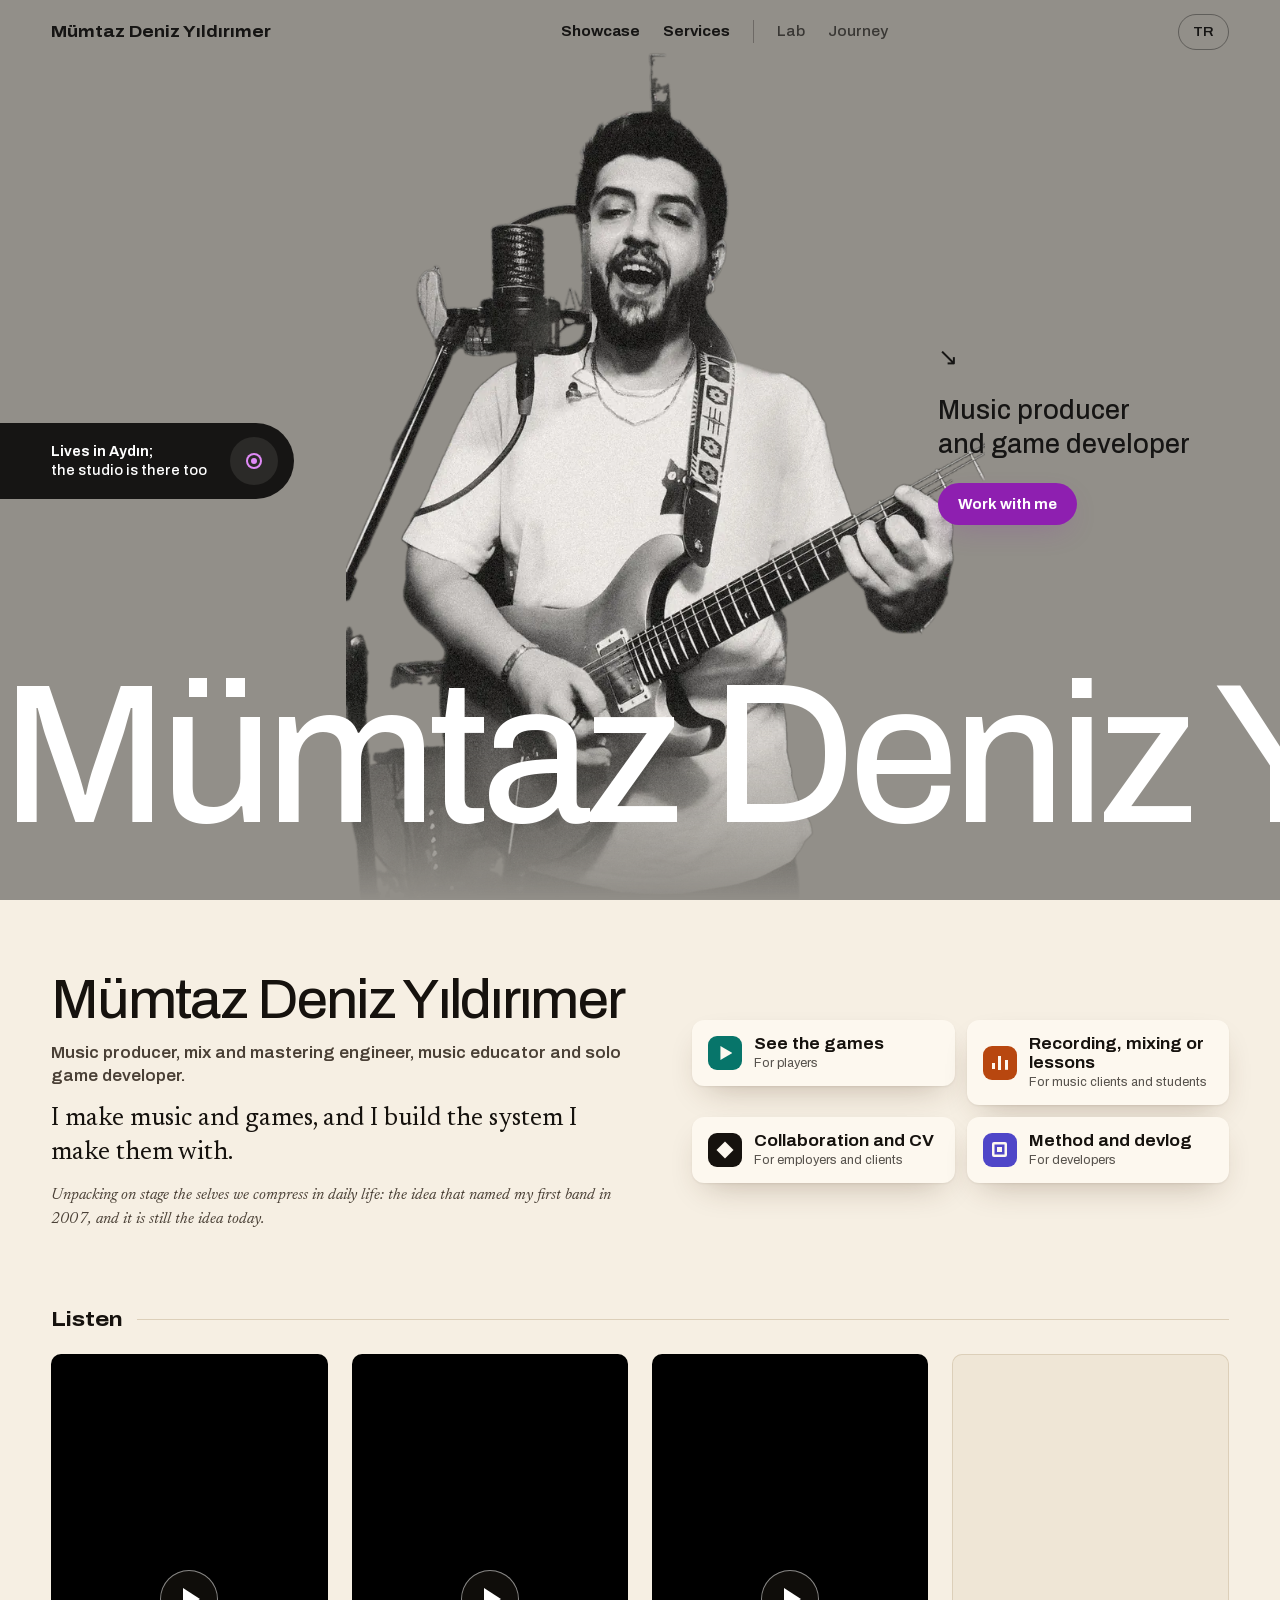
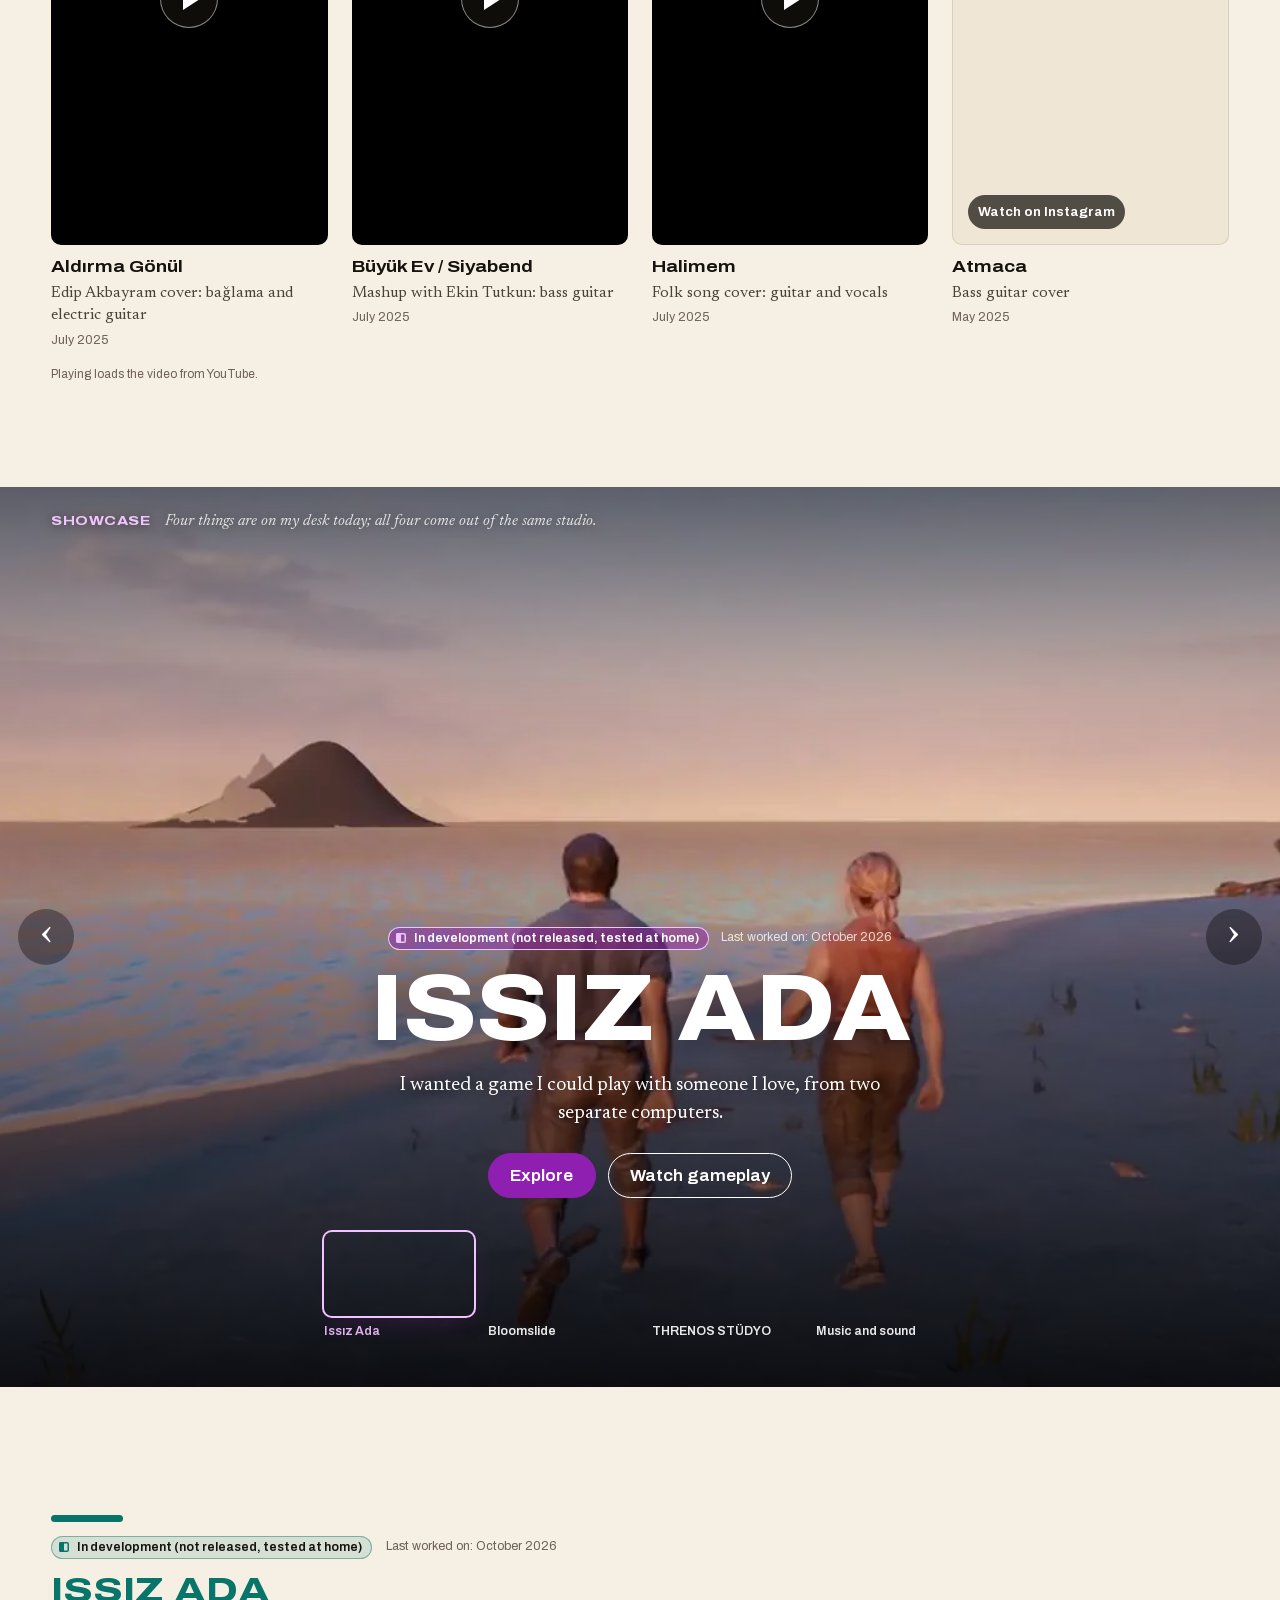
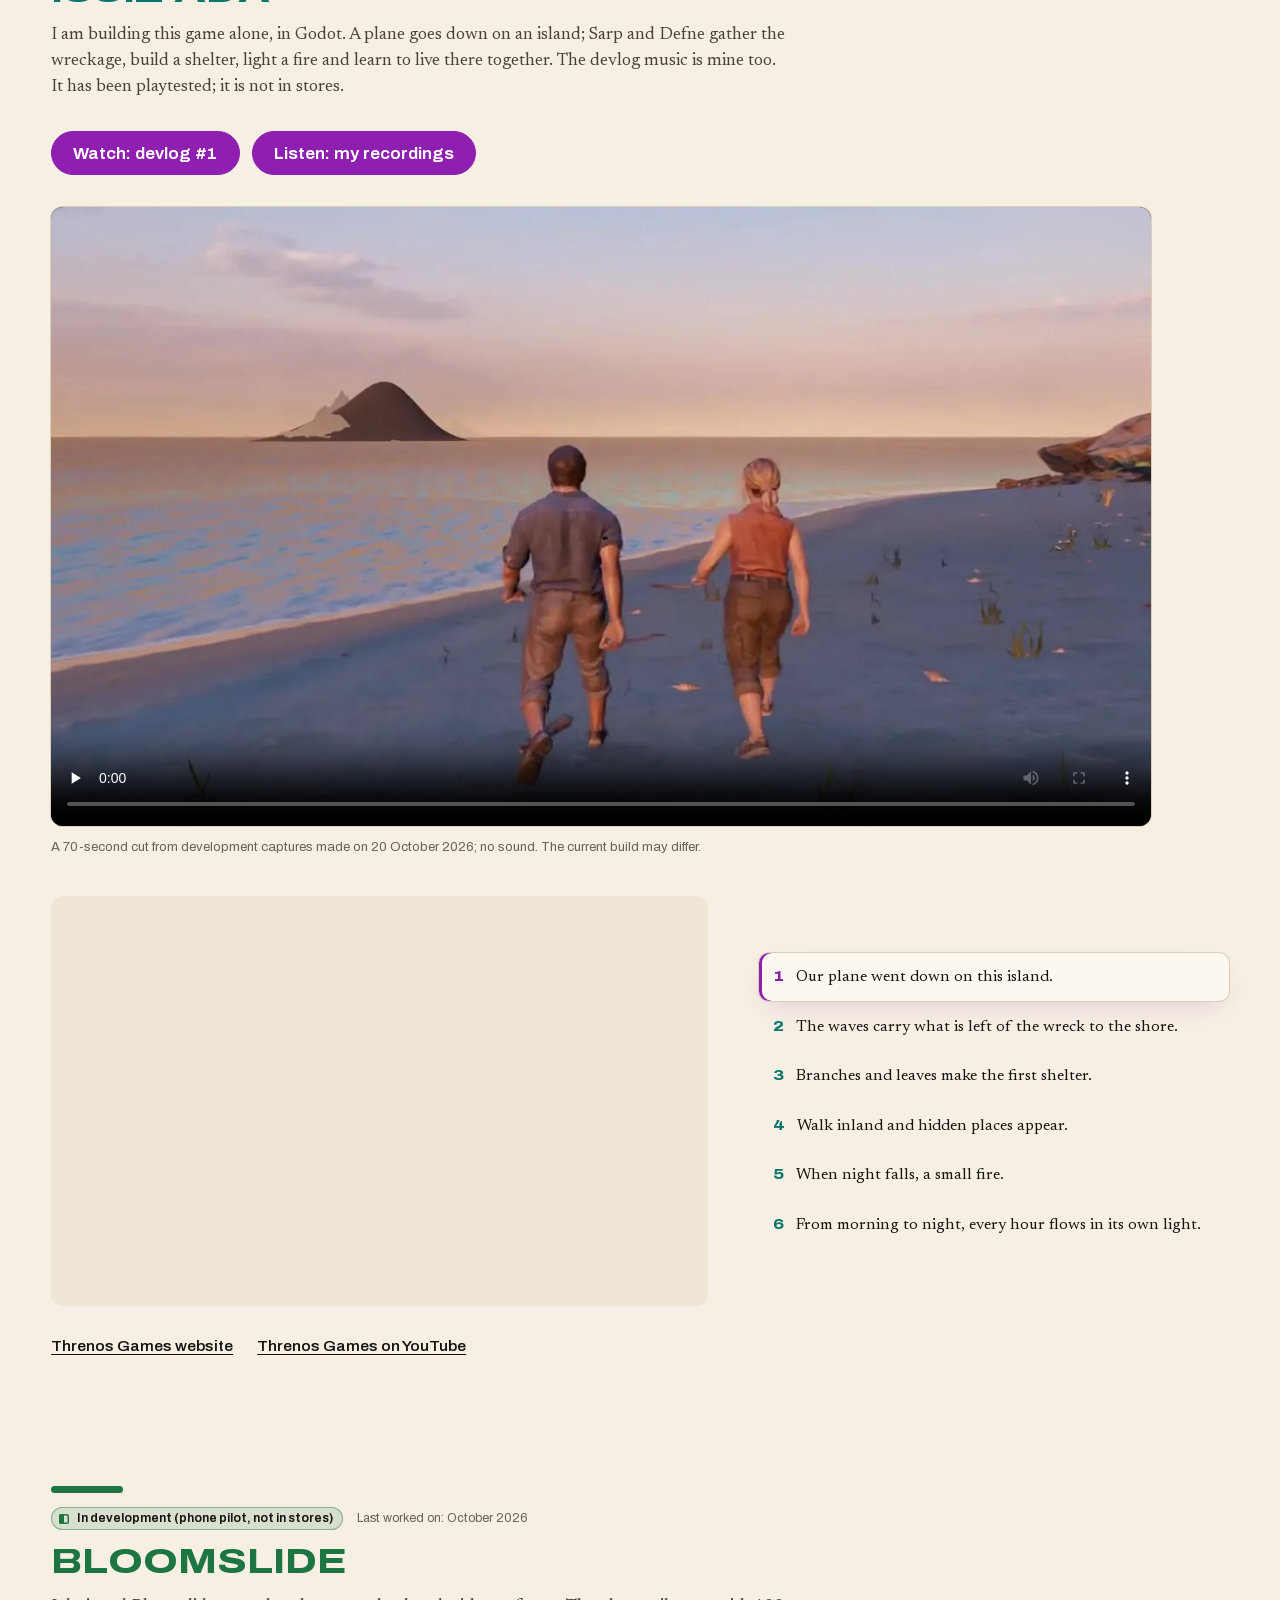
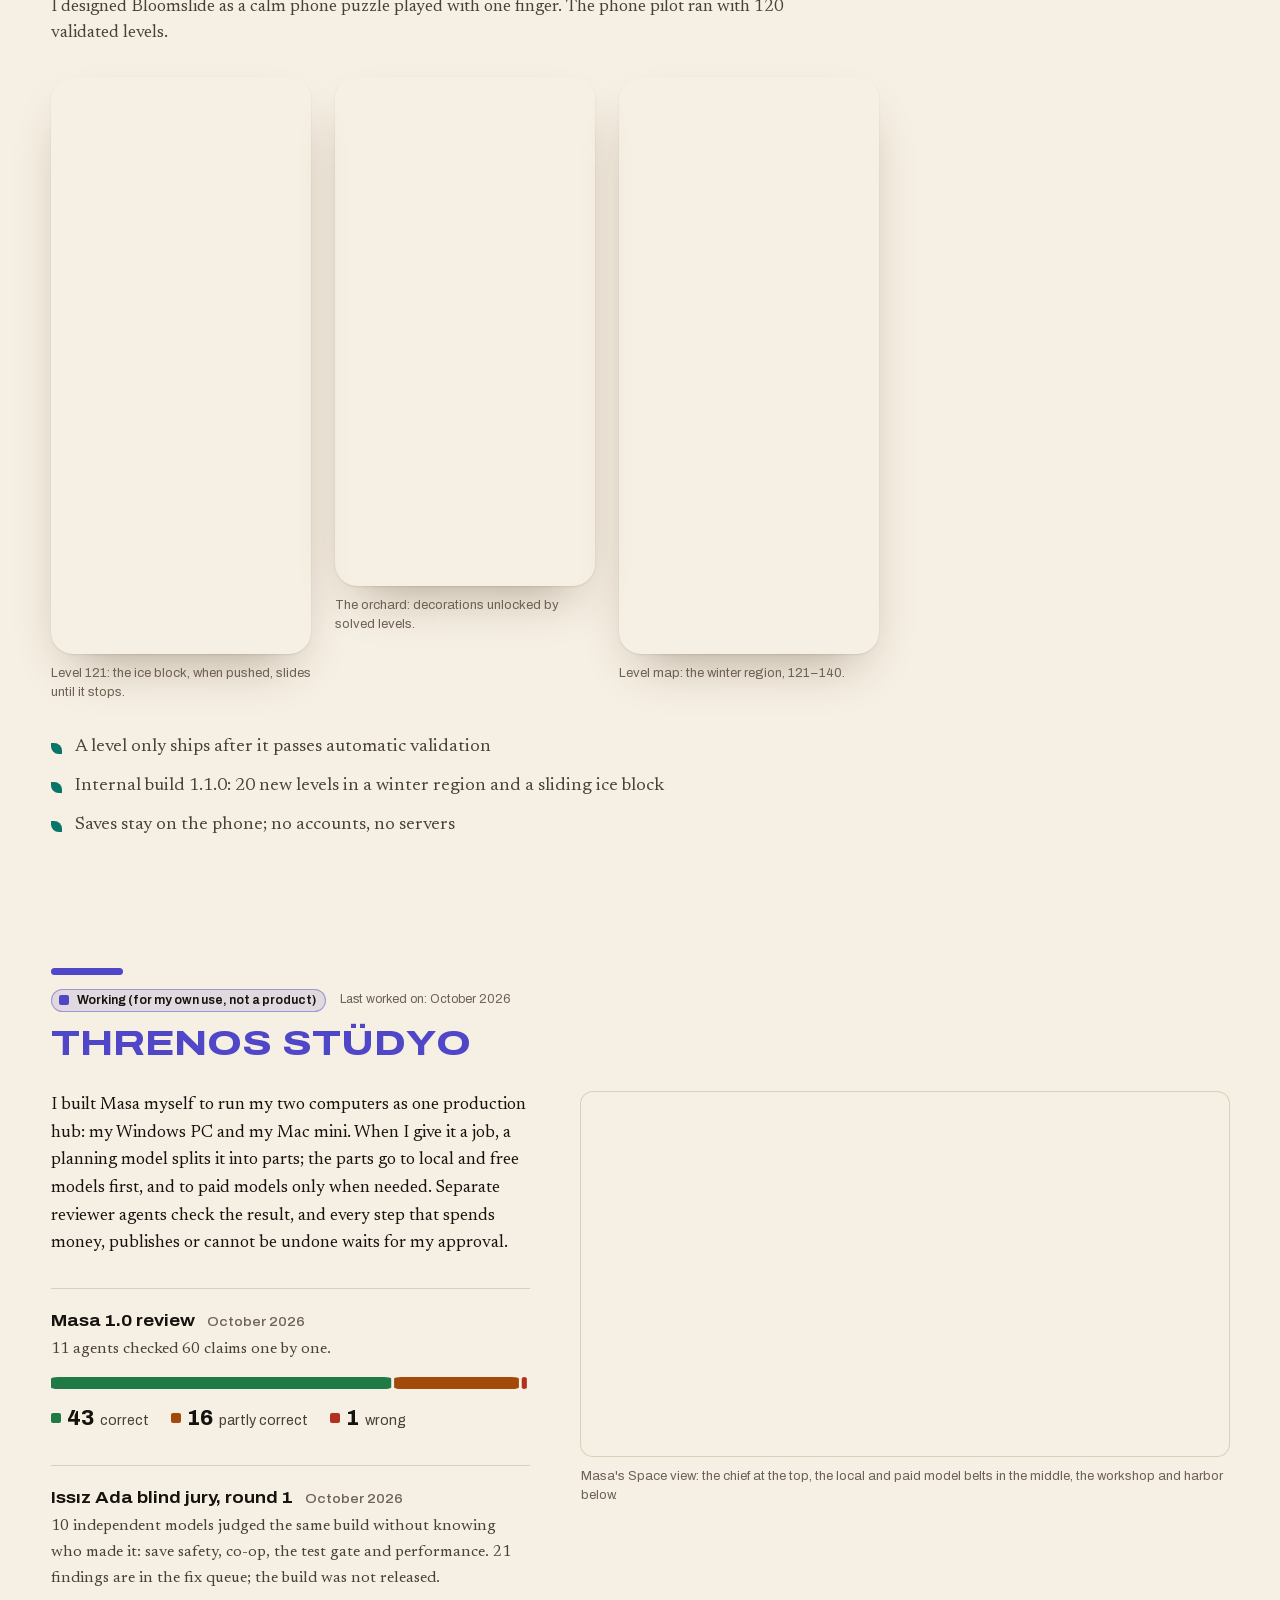
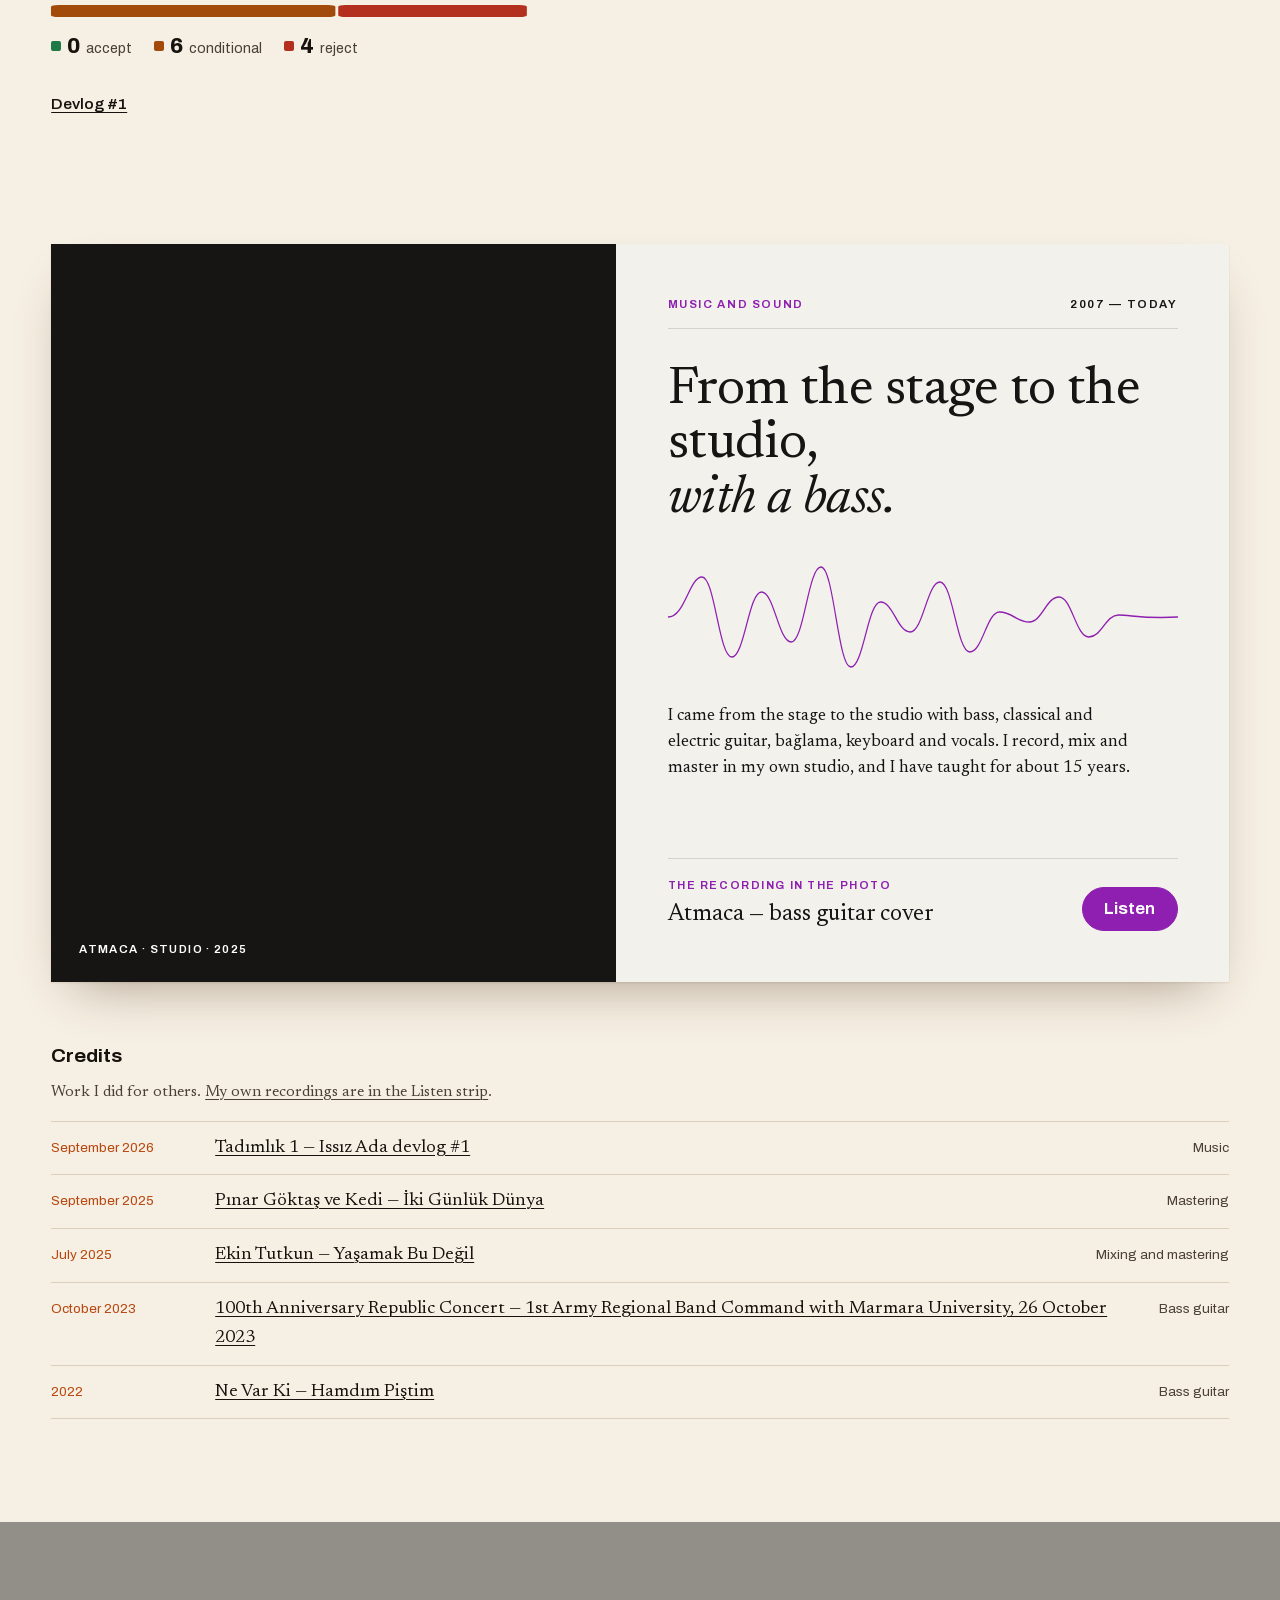
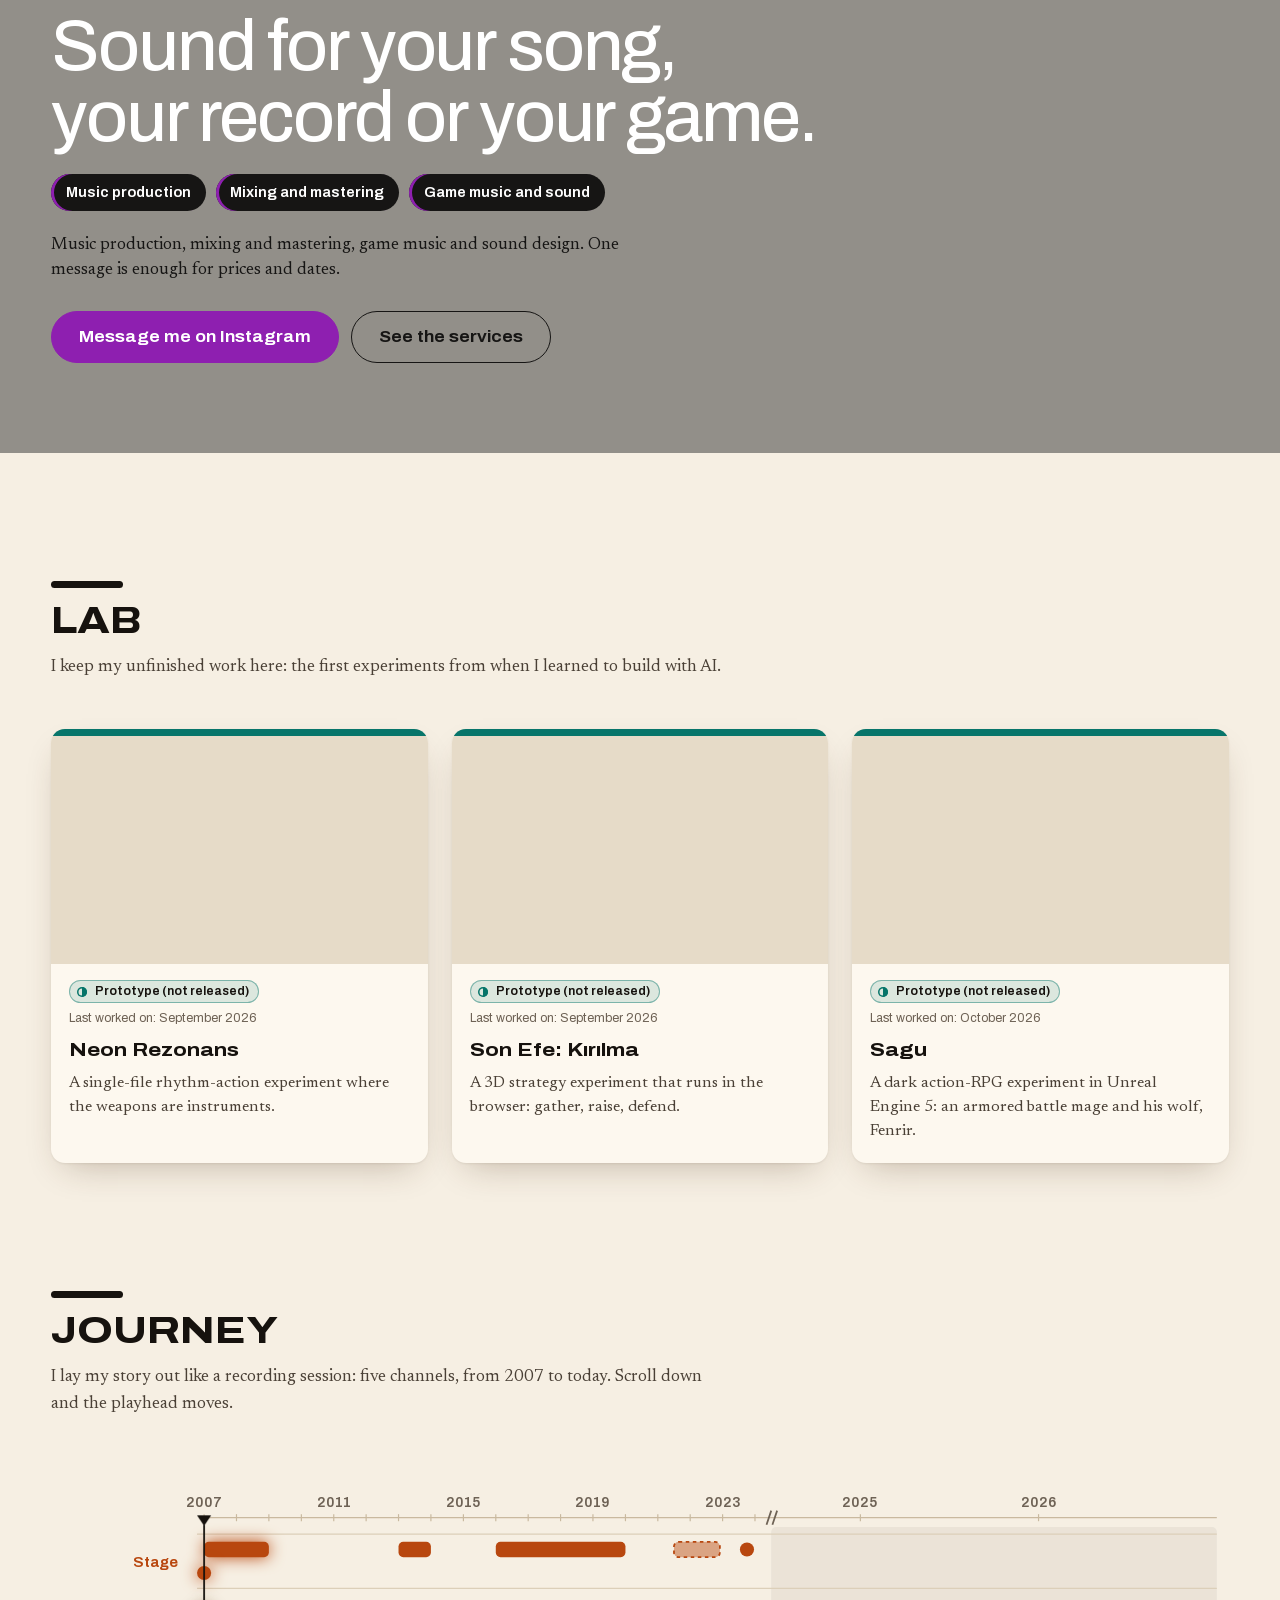
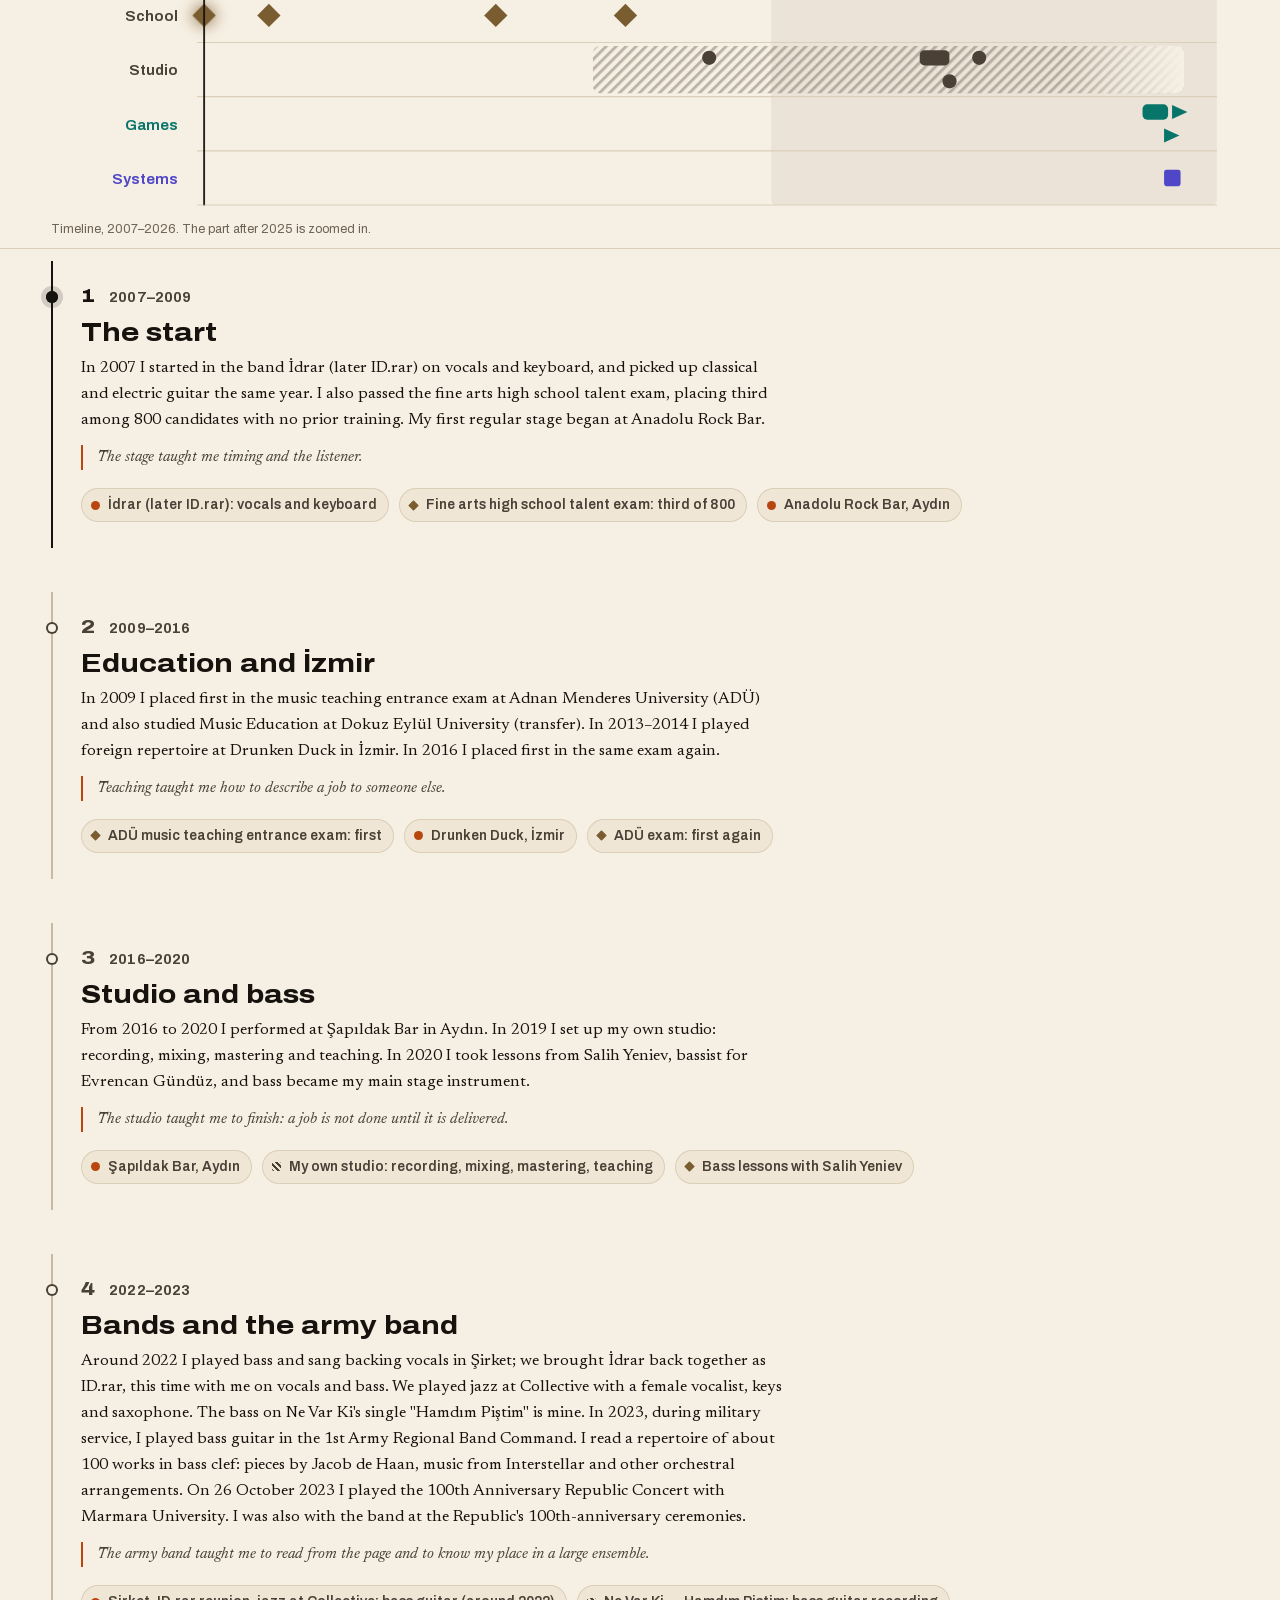
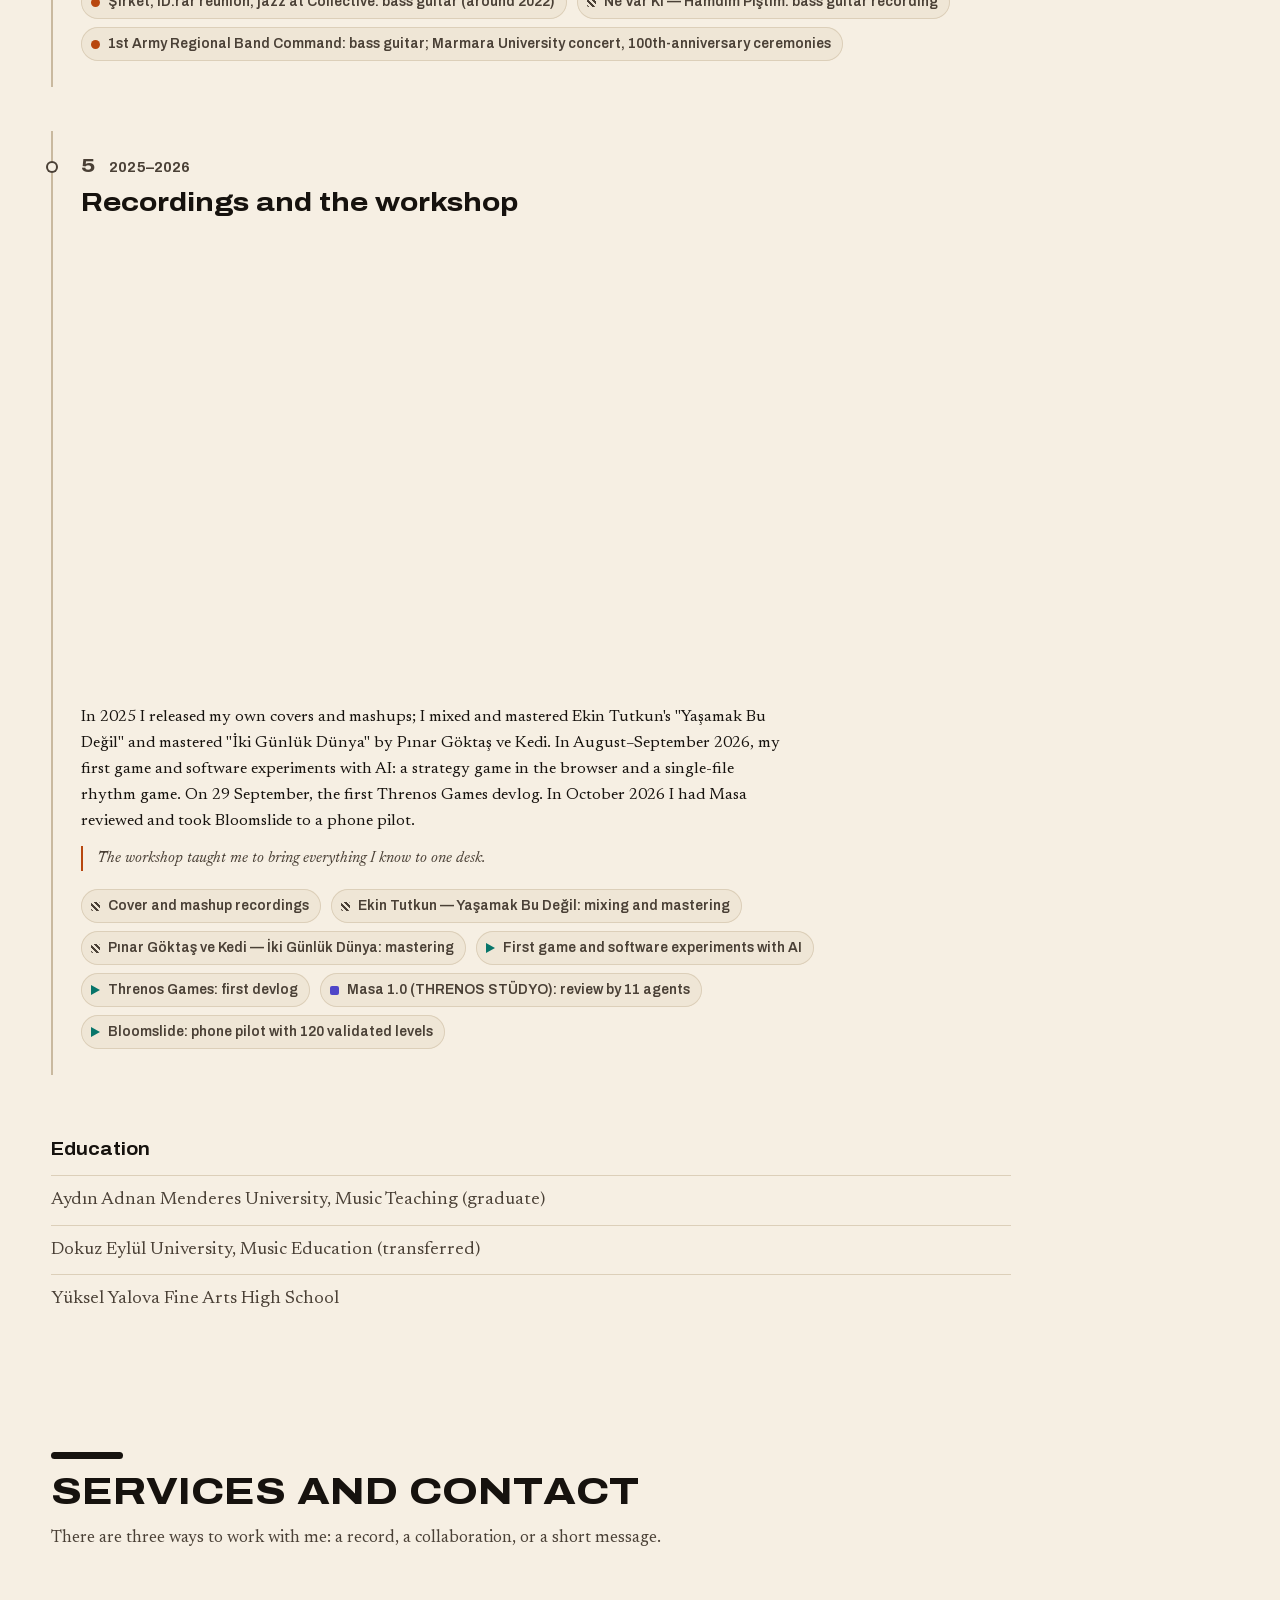
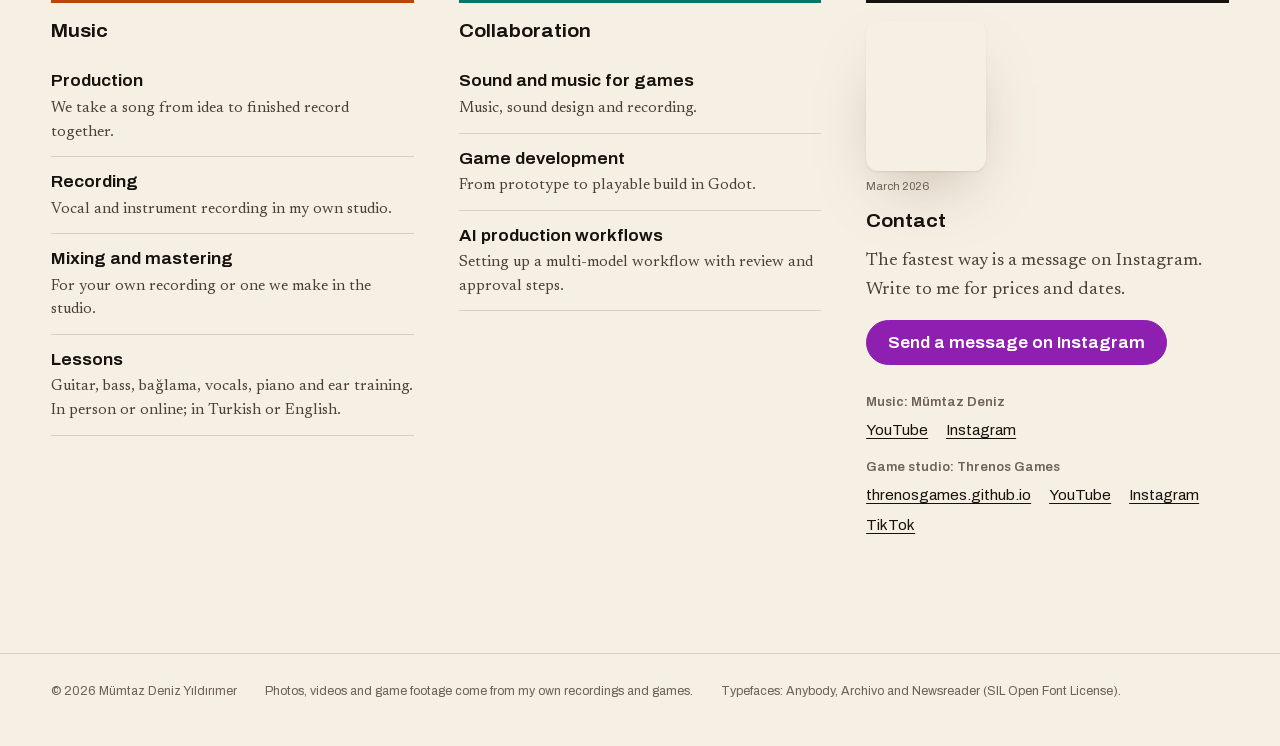
<file: mumtaz-deniz/en/index.html>
<!doctype html>
<html lang="en">
<head>
<meta charset="utf-8">
<meta name="viewport" content="width=device-width, initial-scale=1, viewport-fit=cover">
<meta http-equiv="Content-Security-Policy" content="default-src 'self'; script-src 'self'; style-src 'self'; img-src 'self' data:; media-src 'self'; font-src 'self'; frame-src https://www.youtube-nocookie.com; connect-src 'self'; object-src 'none'; base-uri 'self'; form-action 'none'">
<meta name="referrer" content="strict-origin-when-cross-origin">
<title>Mümtaz Deniz Yıldırımer — music producer and solo game developer</title>
<meta name="description" content="Music producer, mix and mastering engineer, music educator and solo game developer with a studio in Aydın, Türkiye. Issız Ada, THRENOS STÜDYO, recordings and services.">
<link rel="canonical" href="https://threnosgames.github.io/mumtaz-deniz/en/">
<link rel="alternate" hreflang="tr" href="https://threnosgames.github.io/mumtaz-deniz/">
<link rel="alternate" hreflang="en" href="https://threnosgames.github.io/mumtaz-deniz/en/">
<link rel="alternate" hreflang="x-default" href="https://threnosgames.github.io/mumtaz-deniz/">
<meta property="og:type" content="website">
<meta property="og:site_name" content="Mümtaz Deniz Yıldırımer">
<meta property="og:title" content="Mümtaz Deniz Yıldırımer — music producer and solo game developer">
<meta property="og:description" content="Music producer, mix and mastering engineer, music educator and solo game developer with a studio in Aydın, Türkiye. Issız Ada, THRENOS STÜDYO, recordings and services.">
<meta property="og:url" content="https://threnosgames.github.io/mumtaz-deniz/en/">
<meta property="og:image" content="https://threnosgames.github.io/mumtaz-deniz/assets/og-en.jpg">
<meta property="og:image:width" content="1200">
<meta property="og:image:height" content="630">
<meta property="og:image:alt" content="Mümtaz Deniz Yıldırımer">
<meta property="og:locale" content="en_US">
<meta property="og:locale:alternate" content="tr_TR">
<meta name="twitter:card" content="summary_large_image">
<meta name="theme-color" content="#121212" media="(prefers-color-scheme: dark)">
<meta name="theme-color" content="#f6efe3" media="(prefers-color-scheme: light)">
<meta name="color-scheme" content="dark light">
<link rel="icon" href="../favicon.svg" type="image/svg+xml">
<link rel="apple-touch-icon" href="../assets/apple-touch-icon.png">
<link rel="preload" href="../assets/fonts/archivo.woff2" as="font" type="font/woff2" crossorigin>
<link rel="preload" href="../assets/fonts/newsreader.woff2" as="font" type="font/woff2" crossorigin>
<link rel="stylesheet" href="../assets/site.css?v=f5d50c80bb">
<script type="application/ld+json">{"@context":"https://schema.org","@type":"Person","name":"Mümtaz Deniz Yıldırımer","url":"https://threnosgames.github.io/mumtaz-deniz/en/","jobTitle":"Music producer, mix and mastering engineer, music educator and solo game developer","address":{"@type":"PostalAddress","addressLocality":"Aydın","addressCountry":"TR"},"sameAs":["https://www.instagram.com/mumtazdenizofficial/","https://www.youtube.com/@MumtazDenizOfficial","https://threnosgames.github.io/"]}</script>
</head>
<body>
<a class="atla" href="#icerik">Skip to content</a>
<header class="ust" data-ust>
  <a class="ust-ad" href="#ust">Mümtaz Deniz Yıldırımer</a>
  <nav class="ust-nav" id="menu" aria-label="Main menu"><ul><li class="nav-bir"><a href="#vitrin">Showcase</a></li><li class="nav-bir"><a href="#hizmetler">Services</a></li><li class="nav-iki"><a href="#laboratuvar">Lab</a></li><li class="nav-iki"><a href="#yolculuk">Journey</a></li></ul></nav>
  <div class="ust-arac">
    <a class="dil" href="../?dil=tr" hreflang="tr" lang="tr" data-dil-sec="tr"><span class="gorunmez">Türkçe: </span>TR</a>
    <button class="menu-dugme" type="button" aria-expanded="false" aria-controls="menu" data-menu hidden data-metin-menu="Menu" data-metin-kapat="Close"><span data-menu-metin>Menu</span></button>
  </div>
</header>
<main id="icerik">

<section class="giris" id="ust" aria-labelledby="giris-ad">
  <div class="giris-sahne">
    <img class="giris-poster" src="../media/foto/portre-sahne-540.webp" srcset="../media/foto/portre-sahne-540.webp 540w, ../media/foto/portre-sahne-810.webp 810w, ../media/foto/portre-sahne-1080.webp 1080w" sizes="(min-width: 1000px) 62vh, 78vh" width="1080" height="1460" alt="Mümtaz Deniz Yıldırımer singing and playing electric guitar on stage; black-and-white cut-out portrait." loading="eager" decoding="async" fetchpriority="high">
    <p class="giris-konum"><span>Lives in Aydın;<br>the studio is there too</span><span class="giris-konum-ikon" aria-hidden="true"></span></p>
    <div class="giris-rol"><p><span class="giris-ok" aria-hidden="true">↘</span>Music producer<br>and game developer</p><a class="giris-cagri" href="#teklif">Work with me</a></div>
    <h1 id="giris-ad" class="giris-ad"><span class="giris-ad-ic">Mümtaz Deniz Yıldırımer<span aria-hidden="true"> —</span></span></h1>
  </div>
</section>
<section class="tanitim" aria-labelledby="kapilar-baslik">
  <div class="tanitim-ic">
    <div class="tanitim-metin">
      <p class="tanitim-ad" aria-hidden="true">Mümtaz Deniz Yıldırımer</p>
      <p class="giris-unvan">Music producer, mix and mastering engineer, music educator and solo game developer.</p>
      <p class="giris-cumle">I make music and games, and I build the system I make them with.</p>
      <p class="giris-benlik">Unpacking on stage the selves we compress in daily life: the idea that named my first band in 2007, and it is still the idea today.</p>
    </div>
    <nav class="kapilar" aria-labelledby="kapilar-baslik">
      <h2 id="kapilar-baslik" class="gorunmez">Where would you like to start?</h2>
      <ul><li><a class="kapi" data-sekil="oyun" href="#issiz-ada"><span class="kapi-sekil" aria-hidden="true"></span><span class="kapi-ad">See the games</span><span class="kapi-alt">For players</span></a></li><li><a class="kapi" data-sekil="ses" href="#hizmetler"><span class="kapi-sekil" aria-hidden="true"></span><span class="kapi-ad">Recording, mixing or lessons</span><span class="kapi-alt">For music clients and students</span></a></li><li><a class="kapi" data-sekil="is" href="#iletisim"><span class="kapi-sekil" aria-hidden="true"></span><span class="kapi-ad">Collaboration and CV</span><span class="kapi-alt">For employers and clients</span></a></li><li><a class="kapi" data-sekil="sistem" href="#studyo"><span class="kapi-sekil" aria-hidden="true"></span><span class="kapi-ad">Method and devlog</span><span class="kapi-alt">For developers</span></a></li></ul>
    </nav>
  </div>
</section>
<section class="dinle" id="dinle" aria-labelledby="dinle-baslik">
  <div class="dinle-ic">
    <h2 id="dinle-baslik" class="dinle-baslik">Listen</h2>
    <ul class="kayitlar"><li class="kayit"><div class="yt yt-dikey" data-yt="Y0vlp73KnmI" data-baslik="Aldırma Gönül – Edip Akbayram Cover | Mümtaz Deniz">
    <a class="yt-oynat" href="https://youtu.be/Y0vlp73KnmI" target="_blank" rel="noopener" aria-label="Play video: Aldırma Gönül – Edip Akbayram Cover | Mümtaz Deniz">
      <img src="../media/youtube/Y0vlp73KnmI-406.webp" srcset="../media/youtube/Y0vlp73KnmI-406.webp 406w" sizes="(min-width: 1000px) 20vw, 44vw" width="406" height="720" alt="" loading="lazy" decoding="async">
      <span class="yt-ikon" aria-hidden="true"></span>
    </a>
  </div>
      <h3 class="kayit-ad">Aldırma Gönül</h3>
      <p class="kayit-rol">Edip Akbayram cover: bağlama and electric guitar</p>
      <p class="kayit-tarih"><time datetime="2025-07">July 2025</time></p>
    </li><li class="kayit"><div class="yt yt-dikey" data-yt="73s5qwefVaI" data-baslik="Mümtaz Deniz &amp; Ekin Tutkun – Mashup">
    <a class="yt-oynat" href="https://youtu.be/73s5qwefVaI" target="_blank" rel="noopener" aria-label="Play video: Mümtaz Deniz &amp; Ekin Tutkun – Mashup">
      <img src="../media/youtube/73s5qwefVaI-406.webp" srcset="../media/youtube/73s5qwefVaI-406.webp 406w" sizes="(min-width: 1000px) 20vw, 44vw" width="406" height="720" alt="" loading="lazy" decoding="async">
      <span class="yt-ikon" aria-hidden="true"></span>
    </a>
  </div>
      <h3 class="kayit-ad">Büyük Ev / Siyabend</h3>
      <p class="kayit-rol">Mashup with Ekin Tutkun: bass guitar</p>
      <p class="kayit-tarih"><time datetime="2025-07">July 2025</time></p>
    </li><li class="kayit"><div class="yt yt-dikey" data-yt="tVJEzcluD3I" data-baslik="Halimem – Türkü cover | Mümtaz Deniz" data-kisa>
    <a class="yt-oynat" href="https://youtu.be/tVJEzcluD3I" target="_blank" rel="noopener" aria-label="Play video: Halimem – Türkü cover | Mümtaz Deniz">
      <img src="../media/youtube/tVJEzcluD3I-420.webp" srcset="../media/youtube/tVJEzcluD3I-420.webp 420w, ../media/youtube/tVJEzcluD3I-840.webp 840w" sizes="(min-width: 1000px) 20vw, 44vw" width="840" height="1493" alt="" loading="lazy" decoding="async">
      <span class="yt-ikon" aria-hidden="true"></span>
    </a>
  </div>
      <h3 class="kayit-ad">Halimem</h3>
      <p class="kayit-rol">Folk song cover: guitar and vocals</p>
      <p class="kayit-tarih"><time datetime="2025-07">July 2025</time></p>
    </li><li class="kayit"><a class="ig-kart ig-kart-gorsel" href="https://www.instagram.com/p/DJziHmpxswX/" target="_blank" rel="noopener"><img src="../media/instagram/atmaca-420.webp" srcset="../media/instagram/atmaca-420.webp 420w, ../media/instagram/atmaca-540.webp 540w" sizes="(min-width: 1000px) 20vw, 44vw" width="540" height="960" alt="Mümtaz Deniz Yıldırımer with a red bass guitar in the studio." loading="lazy" decoding="async"><span class="ig-metin">Watch on Instagram</span><span class="gorunmez"> (opens in a new tab)</span></a>
      <h3 class="kayit-ad">Atmaca</h3>
      <p class="kayit-rol">Bass guitar cover</p>
      <p class="kayit-tarih"><time datetime="2025-05">May 2025</time></p>
    </li></ul>
    <p class="yt-not">Playing loads the video from YouTube.</p>
  </div>
</section>

<section class="vitrin" id="vitrin" aria-labelledby="vitrin-baslik" data-vitrin>
  <p class="vitrin-bas"><span id="vitrin-baslik" class="vitrin-baslik">Showcase</span><span class="vitrin-giris">Four things are on my desk today; all four come out of the same studio.</span></p>
  <div class="vitrin-ray" data-ray tabindex="0" aria-label="Showcase"><div class="sahne etkin" id="sahne-issiz-ada" data-sahne="issiz-ada" data-kat="oyun" data-proje="issiz-ada" role="group" aria-roledescription="slide" aria-label="Issız Ada">
      <img class="sahne-arka" src="../media/issiz-ada/poster-oynanis-640.webp" srcset="../media/issiz-ada/poster-oynanis-640.webp 640w, ../media/issiz-ada/poster-oynanis-1280.webp 1280w" sizes="100vw" width="1280" height="720" alt="" loading="eager" decoding="async">
      <div class="sahne-icerik">
        <p class="sahne-etiket"><span class="etiket" data-etiket="gelistirmede"><span class="etiket-sekil" aria-hidden="true"></span>In development (not released, tested at home)</span><span class="tarih">Last worked on: <time datetime="2026-10">October 2026</time></span></p>
        <h3 class="sahne-ad">Issız Ada</h3>
        <p class="sahne-ozet">I wanted a game I could play with someone I love, from two separate computers.</p>
        <p class="sahne-dugmeler"><a class="dugme" href="#issiz-ada">Explore</a><a class="dugme dugme-bos" href="#issiz-ada-video">Watch gameplay</a></p>
      </div>
    </div><div class="sahne" id="sahne-bloomslide" data-sahne="bloomslide" data-kat="oyun" data-proje="bloomslide" role="group" aria-roledescription="slide" aria-label="Bloomslide">
      <img class="sahne-arka" src="../media/bloomslide/1-oyun-420.webp" srcset="../media/bloomslide/1-oyun-420.webp 420w, ../media/bloomslide/1-oyun-824.webp 824w" sizes="100vw" width="824" height="1830" alt="" loading="lazy" decoding="async">
      <div class="sahne-icerik">
        <p class="sahne-etiket"><span class="etiket" data-etiket="gelistirmede"><span class="etiket-sekil" aria-hidden="true"></span>In development (phone pilot, not in stores)</span><span class="tarih">Last worked on: <time datetime="2026-10">October 2026</time></span></p>
        <h3 class="sahne-ad">Bloomslide</h3>
        <p class="sahne-ozet">Slide the blocks with one finger; every level you solve adds something to your garden.</p>
        <p class="sahne-dugmeler"><a class="dugme" href="#bloomslide">Explore</a></p>
      </div>
    </div><div class="sahne" id="sahne-studyo" data-sahne="studyo" data-kat="sistem" data-proje="studyo" role="group" aria-roledescription="slide" aria-label="THRENOS STÜDYO">
      <img class="sahne-arka" src="../media/studyo/uzay-kart-640.webp" srcset="../media/studyo/uzay-kart-640.webp 640w, ../media/studyo/uzay-kart-1280.webp 1280w" sizes="100vw" width="1280" height="800" alt="" loading="lazy" decoding="async">
      <div class="sahne-icerik">
        <p class="sahne-etiket"><span class="etiket" data-etiket="calisiyor"><span class="etiket-sekil" aria-hidden="true"></span>Working (for my own use, not a product)</span><span class="tarih">Last worked on: <time datetime="2026-10">October 2026</time></span></p>
        <h3 class="sahne-ad">THRENOS STÜDYO</h3>
        <p class="sahne-ozet">Two computers and a dozen models at one desk: the hub that spreads my work out and has the result checked.</p>
        <p class="sahne-dugmeler"><a class="dugme" href="#studyo">Explore</a></p>
      </div>
    </div><div class="sahne" id="sahne-muzik" data-sahne="muzik" data-kat="ses" data-proje="muzik" role="group" aria-roledescription="slide" aria-label="Music and sound">
      <img class="sahne-arka" src="../media/youtube/Y0vlp73KnmI-406.webp" srcset="../media/youtube/Y0vlp73KnmI-406.webp 406w" sizes="100vw" width="406" height="720" alt="" loading="lazy" decoding="async">
      <div class="sahne-icerik">
        <p class="sahne-etiket"><span class="etiket" data-etiket="yayinda"><span class="etiket-sekil" aria-hidden="true"></span>Released</span><span class="tarih">Last worked on: <time datetime="2026-09">September 2026</time></span></p>
        <h3 class="sahne-ad">Music and sound</h3>
        <p class="sahne-ozet">From bass to vocals, from stage to studio: my recordings and the work I did for others.</p>
        <p class="sahne-dugmeler"><a class="dugme" href="#muzik">Explore</a></p>
      </div>
    </div></div>
  <button type="button" class="vitrin-ok vitrin-ok-sol" data-ray-adim="-1" aria-label="Previous slide" hidden>‹</button>
  <button type="button" class="vitrin-ok vitrin-ok-sag" data-ray-adim="1" aria-label="Next slide" hidden>›</button>
  <div class="vitrin-serit" role="tablist" aria-label="On show"><button type="button" class="vitrin-kucuk etkin" role="tab" aria-selected="true" aria-controls="sahne-issiz-ada" data-sahne-sec="issiz-ada" data-proje="issiz-ada"><img src="../media/issiz-ada/poster-oynanis-640.webp" srcset="../media/issiz-ada/poster-oynanis-640.webp 640w, ../media/issiz-ada/poster-oynanis-1280.webp 1280w" sizes="150px" width="1280" height="720" alt="" loading="lazy" decoding="async"><span>Issız Ada</span></button><button type="button" class="vitrin-kucuk" role="tab" aria-selected="false" aria-controls="sahne-bloomslide" data-sahne-sec="bloomslide" data-proje="bloomslide"><img src="../media/bloomslide/1-oyun-420.webp" srcset="../media/bloomslide/1-oyun-420.webp 420w, ../media/bloomslide/1-oyun-824.webp 824w" sizes="150px" width="824" height="1830" alt="" loading="lazy" decoding="async"><span>Bloomslide</span></button><button type="button" class="vitrin-kucuk" role="tab" aria-selected="false" aria-controls="sahne-studyo" data-sahne-sec="studyo" data-proje="studyo"><img src="../media/studyo/uzay-kart-640.webp" srcset="../media/studyo/uzay-kart-640.webp 640w, ../media/studyo/uzay-kart-1280.webp 1280w" sizes="150px" width="1280" height="800" alt="" loading="lazy" decoding="async"><span>THRENOS STÜDYO</span></button><button type="button" class="vitrin-kucuk" role="tab" aria-selected="false" aria-controls="sahne-muzik" data-sahne-sec="muzik" data-proje="muzik"><img src="../media/youtube/Y0vlp73KnmI-406.webp" srcset="../media/youtube/Y0vlp73KnmI-406.webp 406w" sizes="150px" width="406" height="720" alt="" loading="lazy" decoding="async"><span>Music and sound</span></button></div>
</section>

<section class="bolum detay ada" id="issiz-ada" data-kat="oyun" data-proje="issiz-ada" aria-labelledby="issiz-ada-baslik">
  <header class="detay-bas">
    <p class="detay-ust"><span class="etiket" data-etiket="gelistirmede"><span class="etiket-sekil" aria-hidden="true"></span>In development (not released, tested at home)</span><span class="tarih">Last worked on: <time datetime="2026-10">October 2026</time></span></p>
    <h2 id="issiz-ada-baslik" class="detay-ad"><span class="gorunmez">Issız Ada</span><span aria-hidden="true"><span class="kelime"><span class="h">I</span><span class="h">S</span><span class="h">S</span><span class="h">I</span><span class="h">Z</span></span> <span class="kelime"><span class="h">A</span><span class="h">D</span><span class="h">A</span></span></span></h2>
    <p class="detay-ozet">I am building this game alone, in Godot. A plane goes down on an island; Sarp and Defne gather the wreckage, build a shelter, light a fire and learn to live there together. The devlog music is mine too. It has been playtested; it is not in stores.</p>
  </header>
  <p class="ada-dugmeler"><a class="dugme" href="https://youtu.be/xK2sQzdwODM" target="_blank" rel="noopener">Watch: devlog #1<span class="gorunmez"> (opens in a new tab)</span></a><a class="dugme" href="#dinle">Listen: my recordings</a></p>
  <figure class="ada-video" id="issiz-ada-video">
    <video class="oynanis" controls playsinline preload="none" poster="../media/issiz-ada/poster-oynanis-1280.webp" width="1280" height="720" aria-label="Issız Ada gameplay video: the crash site, the shore, the waterfall, evening and the campfire."><source src="../media/issiz-ada/oynanis.mp4" type="video/mp4"></video>
    <figcaption>A 70-second cut from development captures made on 20 October 2026; no sound. The current build may differ.</figcaption>
  </figure>
  <div class="ada-sahne" data-ada>
    <div class="ada-medya" aria-hidden="true">
      <img data-kat-ad="ada" class="ada-kat etkin" src="../media/issiz-ada/ada-640.webp" srcset="../media/issiz-ada/ada-640.webp 640w, ../media/issiz-ada/ada-1280.webp 1280w" sizes="(min-width: 900px) 55vw, 100vw" width="1280" height="720" alt="" loading="lazy" decoding="async"><img data-kat-ad="enkaz" class="ada-kat" src="../media/issiz-ada/enkaz-640.webp" srcset="../media/issiz-ada/enkaz-640.webp 640w, ../media/issiz-ada/enkaz-1280.webp 1280w" sizes="(min-width: 900px) 55vw, 100vw" width="1280" height="720" alt="" loading="lazy" decoding="async"><img data-kat-ad="kamp" class="ada-kat" src="../media/issiz-ada/kamp-640.webp" srcset="../media/issiz-ada/kamp-640.webp 640w, ../media/issiz-ada/kamp-1280.webp 1280w" sizes="(min-width: 900px) 55vw, 100vw" width="1280" height="720" alt="" loading="lazy" decoding="async"><img data-kat-ad="selale" class="ada-kat" src="../media/issiz-ada/selale-640.webp" srcset="../media/issiz-ada/selale-640.webp 640w, ../media/issiz-ada/selale-1280.webp 1280w" sizes="(min-width: 900px) 55vw, 100vw" width="1280" height="720" alt="" loading="lazy" decoding="async"><img data-kat-ad="ates" class="ada-kat" src="../media/issiz-ada/ates-640.webp" srcset="../media/issiz-ada/ates-640.webp 640w, ../media/issiz-ada/ates-1280.webp 1280w" sizes="(min-width: 900px) 55vw, 100vw" width="1280" height="720" alt="" loading="lazy" decoding="async"><video data-kat-ad="zaman" class="ada-kat" muted loop playsinline preload="none" poster="../media/issiz-ada/poster-zaman-640.webp" width="960" height="540" aria-label="" data-otomatik><source src="../media/issiz-ada/zaman.mp4" type="video/mp4"></video>
    </div>
    <ol class="ada-kareler">
      <li class="kare etkin" data-medya="ada">
        <div class="kare-gorsel"><img src="../media/issiz-ada/ada-640.webp" srcset="../media/issiz-ada/ada-640.webp 640w, ../media/issiz-ada/ada-1280.webp 1280w" sizes="100vw" width="1280" height="720" alt="" loading="lazy" decoding="async"></div>
        <button type="button" class="kare-dugme" data-kare-sec="ada" aria-pressed="true"><span class="kare-no" aria-hidden="true">1</span><span class="kare-metin">Our plane went down on this island.</span></button>
      </li><li class="kare" data-medya="enkaz">
        <div class="kare-gorsel"><img src="../media/issiz-ada/enkaz-640.webp" srcset="../media/issiz-ada/enkaz-640.webp 640w, ../media/issiz-ada/enkaz-1280.webp 1280w" sizes="100vw" width="1280" height="720" alt="" loading="lazy" decoding="async"></div>
        <button type="button" class="kare-dugme" data-kare-sec="enkaz" aria-pressed="false"><span class="kare-no" aria-hidden="true">2</span><span class="kare-metin">The waves carry what is left of the wreck to the shore.</span></button>
      </li><li class="kare" data-medya="kamp">
        <div class="kare-gorsel"><img src="../media/issiz-ada/kamp-640.webp" srcset="../media/issiz-ada/kamp-640.webp 640w, ../media/issiz-ada/kamp-1280.webp 1280w" sizes="100vw" width="1280" height="720" alt="" loading="lazy" decoding="async"></div>
        <button type="button" class="kare-dugme" data-kare-sec="kamp" aria-pressed="false"><span class="kare-no" aria-hidden="true">3</span><span class="kare-metin">Branches and leaves make the first shelter.</span></button>
      </li><li class="kare" data-medya="selale">
        <div class="kare-gorsel"><img src="../media/issiz-ada/selale-640.webp" srcset="../media/issiz-ada/selale-640.webp 640w, ../media/issiz-ada/selale-1280.webp 1280w" sizes="100vw" width="1280" height="720" alt="" loading="lazy" decoding="async"></div>
        <button type="button" class="kare-dugme" data-kare-sec="selale" aria-pressed="false"><span class="kare-no" aria-hidden="true">4</span><span class="kare-metin">Walk inland and hidden places appear.</span></button>
      </li><li class="kare" data-medya="ates">
        <div class="kare-gorsel"><img src="../media/issiz-ada/ates-640.webp" srcset="../media/issiz-ada/ates-640.webp 640w, ../media/issiz-ada/ates-1280.webp 1280w" sizes="100vw" width="1280" height="720" alt="" loading="lazy" decoding="async"></div>
        <button type="button" class="kare-dugme" data-kare-sec="ates" aria-pressed="false"><span class="kare-no" aria-hidden="true">5</span><span class="kare-metin">When night falls, a small fire.</span></button>
      </li><li class="kare" data-medya="zaman">
        <div class="kare-gorsel"><video muted loop playsinline preload="none" poster="../media/issiz-ada/poster-zaman-640.webp" width="960" height="540" aria-label="From morning to night, every hour flows in its own light." data-otomatik><source src="../media/issiz-ada/zaman.mp4" type="video/mp4"></video></div>
        <button type="button" class="kare-dugme" data-kare-sec="zaman" aria-pressed="false"><span class="kare-no" aria-hidden="true">6</span><span class="kare-metin">From morning to night, every hour flows in its own light.</span></button>
      </li>
    </ol>
  </div>
  <ul class="link-satiri"><li><a href="https://threnosgames.github.io/" target="_blank" rel="noopener">Threnos Games website<span class="gorunmez"> (opens in a new tab)</span></a></li><li><a href="https://www.youtube.com/@threnosgames" target="_blank" rel="noopener">Threnos Games on YouTube<span class="gorunmez"> (opens in a new tab)</span></a></li></ul>
</section>

<section class="bolum detay bloom" id="bloomslide" data-kat="oyun" data-proje="bloomslide" aria-labelledby="bloomslide-baslik">
  <header class="detay-bas">
    <p class="detay-ust"><span class="etiket" data-etiket="gelistirmede"><span class="etiket-sekil" aria-hidden="true"></span>In development (phone pilot, not in stores)</span><span class="tarih">Last worked on: <time datetime="2026-10">October 2026</time></span></p>
    <h2 id="bloomslide-baslik" class="detay-ad"><span class="gorunmez">Bloomslide</span><span aria-hidden="true"><span class="kelime"><span class="h">B</span><span class="h">L</span><span class="h">O</span><span class="h">O</span><span class="h">M</span><span class="h">S</span><span class="h">L</span><span class="h">I</span><span class="h">D</span><span class="h">E</span></span></span></h2>
    <p class="detay-ozet">I designed Bloomslide as a calm phone puzzle played with one finger. The phone pilot ran with 120 validated levels.</p>
  </header>
  <div class="bloom-ekranlar" tabindex="0" role="group" aria-label="Bloomslide screenshots; scrolls sideways on small screens"><figure><img src="../media/bloomslide/1-oyun-420.webp" srcset="../media/bloomslide/1-oyun-420.webp 420w, ../media/bloomslide/1-oyun-824.webp 824w" sizes="(min-width: 900px) 24vw, 70vw" width="824" height="1830" alt="Level 121: the ice block, when pushed, slides until it stops." loading="lazy" decoding="async"><figcaption>Level 121: the ice block, when pushed, slides until it stops.</figcaption></figure><figure><img src="../media/bloomslide/2-bahce-420.webp" srcset="../media/bloomslide/2-bahce-420.webp 420w, ../media/bloomslide/2-bahce-824.webp 824w" sizes="(min-width: 900px) 24vw, 70vw" width="824" height="1615" alt="The orchard: decorations unlocked by solved levels." loading="lazy" decoding="async"><figcaption>The orchard: decorations unlocked by solved levels.</figcaption></figure><figure><img src="../media/bloomslide/3-harita-420.webp" srcset="../media/bloomslide/3-harita-420.webp 420w, ../media/bloomslide/3-harita-824.webp 824w" sizes="(min-width: 900px) 24vw, 70vw" width="824" height="1830" alt="Level map: the winter region, 121–140." loading="lazy" decoding="async"><figcaption>Level map: the winter region, 121–140.</figcaption></figure></div>
  <ul class="olgular"><li>A level only ships after it passes automatic validation</li><li>Internal build 1.1.0: 20 new levels in a winter region and a sliding ice block</li><li>Saves stay on the phone; no accounts, no servers</li></ul>
</section>

<section class="bolum detay studyo" id="studyo" data-kat="sistem" data-proje="studyo" aria-labelledby="studyo-baslik">
  <header class="detay-bas">
    <p class="detay-ust"><span class="etiket" data-etiket="calisiyor"><span class="etiket-sekil" aria-hidden="true"></span>Working (for my own use, not a product)</span><span class="tarih">Last worked on: <time datetime="2026-10">October 2026</time></span></p>
    <h2 id="studyo-baslik" class="detay-ad"><span class="gorunmez">THRENOS STÜDYO</span><span aria-hidden="true"><span class="kelime"><span class="h">T</span><span class="h">H</span><span class="h">R</span><span class="h">E</span><span class="h">N</span><span class="h">O</span><span class="h">S</span></span> <span class="kelime"><span class="h">S</span><span class="h">T</span><span class="h">Ü</span><span class="h">D</span><span class="h">Y</span><span class="h">O</span></span></span></h2>
    
  </header>
  <div class="studyo-izgara">
    <div class="studyo-metin">
      <p class="studyo-paragraf">I built Masa myself to run my two computers as one production hub: my Windows PC and my Mac mini. When I give it a job, a planning model splits it into parts; the parts go to local and free models first, and to paid models only when needed. Separate reviewer agents check the result, and every step that spends money, publishes or cannot be undone waits for my approval.</p>
      <div class="olcum">
      <h3 class="olcum-ad">Masa 1.0 review <span class="olcum-tarih">October 2026</span></h3>
      <p class="olcum-metin">11 agents checked 60 claims one by one.</p>
      <svg class="cubuk" viewBox="0 0 100 10" preserveAspectRatio="none" aria-hidden="true" focusable="false"><rect class="cubuk-iyi" x="0.00" y="0" width="71.07" height="10" rx="1.5"/><rect class="cubuk-orta" x="71.67" y="0" width="26.07" height="10" rx="1.5"/><rect class="cubuk-kotu" x="98.33" y="0" width="1.07" height="10" rx="1.5"/></svg>
      <ul class="olcum-sayilar"><li data-ton="iyi"><span class="olcum-sayi">43</span> correct</li><li data-ton="orta"><span class="olcum-sayi">16</span> partly correct</li><li data-ton="kotu"><span class="olcum-sayi">1</span> wrong</li></ul>
    </div><div class="olcum">
      <h3 class="olcum-ad">Issız Ada blind jury, round 1 <span class="olcum-tarih">October 2026</span></h3>
      <p class="olcum-metin">10 independent models judged the same build without knowing who made it: save safety, co-op, the test gate and performance. 21 findings are in the fix queue; the build was not released.</p>
      <svg class="cubuk" viewBox="0 0 100 10" preserveAspectRatio="none" aria-hidden="true" focusable="false"><rect class="cubuk-orta" x="0.00" y="0" width="59.40" height="10" rx="1.5"/><rect class="cubuk-kotu" x="60.00" y="0" width="39.40" height="10" rx="1.5"/></svg>
      <ul class="olcum-sayilar"><li data-ton="iyi"><span class="olcum-sayi">0</span> accept</li><li data-ton="orta"><span class="olcum-sayi">6</span> conditional</li><li data-ton="kotu"><span class="olcum-sayi">4</span> reject</li></ul>
    </div>
      <ul class="link-satiri">
        <li><a href="https://youtu.be/xK2sQzdwODM" target="_blank" rel="noopener">Devlog #1<span class="gorunmez"> (opens in a new tab)</span></a></li>
      </ul>
    </div>
    <figure class="studyo-gorsel">
      <img src="../media/studyo/uzay-800.webp" srcset="../media/studyo/uzay-800.webp 800w, ../media/studyo/uzay-1600.webp 1600w" sizes="(min-width: 1000px) 58vw, 100vw" width="1600" height="900" alt="Masa&#39;s Space view: the chief at the top, the local and paid model belts in the middle, the workshop and harbor below." loading="lazy" decoding="async">
      <figcaption>Masa&#39;s Space view: the chief at the top, the local and paid model belts in the middle, the workshop and harbor below.</figcaption>
    </figure>
  </div>
</section>

<section class="bolum detay muzik" id="muzik" data-kat="ses" data-proje="muzik" aria-labelledby="muzik-baslik">
  <div class="dergi">
    <figure class="dergi-foto">
      <img src="../media/foto/muzik-bas-360.webp" srcset="../media/foto/muzik-bas-360.webp 360w, ../media/foto/muzik-bas-540.webp 540w" sizes="(min-width: 900px) 48vw, 100vw" width="540" height="720" alt="Mümtaz Deniz Yıldırımer playing a red bass guitar in the studio." loading="lazy" decoding="async">
      <figcaption>Atmaca · studio · 2025</figcaption>
    </figure>
    <div class="dergi-sayfa">
      <p class="dergi-ust"><span>Music and sound</span><span>2007 — today</span></p>
      <h2 id="muzik-baslik" class="dergi-manset">From the stage to the studio,<br><em>with a bass.</em></h2>
      <svg class="dergi-dalga" viewBox="0 0 600 120" preserveAspectRatio="none" aria-hidden="true" focusable="false"><path d="M0 60 C 20 60, 25 20, 40 20 S 60 100, 75 100 S 95 35, 110 35 S 130 85, 145 85 S 165 10, 180 10 S 200 110, 215 110 S 235 45, 250 45 S 270 75, 285 75 S 305 25, 320 25 S 340 95, 355 95 S 375 55, 390 55 S 410 65, 425 65 S 445 40, 460 40 S 480 80, 495 80 S 515 58, 530 58 S 560 62, 600 60" fill="none" stroke="currentColor" stroke-width="1.4"/></svg>
      <p class="dergi-metin">I came from the stage to the studio with bass, classical and electric guitar, bağlama, keyboard and vocals. I record, mix and master in my own studio, and I have taught for about 15 years.</p>
      <p class="dergi-kayit"><span class="dergi-kayit-metin"><small>The recording in the photo</small><strong>Atmaca — bass guitar cover</strong></span><a class="dugme" href="#dinle">Listen</a></p>
    </div>
  </div>
  <h3 class="alt-baslik">Credits</h3>
  <p class="krediler-not">Work I did for others. <a href="#dinle">My own recordings are in the Listen strip</a>.</p>
  <ol class="krediler"><li>
    <time class="kredi-tarih" datetime="2026-09">September 2026</time>
    <span class="kredi-eser"><a href="https://youtu.be/xK2sQzdwODM" target="_blank" rel="noopener">Tadımlık 1 — Issız Ada devlog #1<span class="gorunmez"> (opens in a new tab)</span></a></span>
    <span class="kredi-rol">Music</span>
  </li><li>
    <time class="kredi-tarih" datetime="2025-09">September 2025</time>
    <span class="kredi-eser"><a href="https://youtu.be/x8jP45FBlKc" target="_blank" rel="noopener">Pınar Göktaş ve Kedi — İki Günlük Dünya<span class="gorunmez"> (opens in a new tab)</span></a></span>
    <span class="kredi-rol">Mastering</span>
  </li><li>
    <time class="kredi-tarih" datetime="2025-07">July 2025</time>
    <span class="kredi-eser"><a href="https://youtu.be/8XqASxWdzWk" target="_blank" rel="noopener">Ekin Tutkun — Yaşamak Bu Değil<span class="gorunmez"> (opens in a new tab)</span></a></span>
    <span class="kredi-rol">Mixing and mastering</span>
  </li><li>
    <time class="kredi-tarih" datetime="2023-10">October 2023</time>
    <span class="kredi-eser"><a href="https://youtu.be/UdsCfxi6mdI" target="_blank" rel="noopener">100th Anniversary Republic Concert — 1st Army Regional Band Command with Marmara University, 26 October 2023<span class="gorunmez"> (opens in a new tab)</span></a></span>
    <span class="kredi-rol">Bass guitar</span>
  </li><li>
    <time class="kredi-tarih" datetime="2022">2022</time>
    <span class="kredi-eser"><a href="https://youtu.be/at5WslYST9A" target="_blank" rel="noopener">Ne Var Ki — Hamdım Piştim<span class="gorunmez"> (opens in a new tab)</span></a></span>
    <span class="kredi-rol">Bass guitar</span>
  </li></ol>
</section>

<section class="teklif" id="teklif" aria-labelledby="teklif-baslik">
  <div class="teklif-ic">
    <h2 id="teklif-baslik" class="teklif-baslik">Sound for your song, your record or your game.</h2>
    <ul class="teklif-isler"><li>Music production</li><li>Mixing and mastering</li><li>Game music and sound</li></ul>
    <p class="teklif-metin">Music production, mixing and mastering, game music and sound design. One message is enough for prices and dates.</p>
    <p class="teklif-dugmeler"><a class="dugme" href="https://ig.me/m/mumtazdenizofficial" target="_blank" rel="noopener">Message me on Instagram<span class="gorunmez"> (opens in a new tab)</span></a><a class="dugme dugme-bos" href="#hizmetler">See the services</a></p>
  </div>
</section>

<section class="bolum lab" id="laboratuvar" aria-labelledby="lab-baslik">
  <div class="bolum-bas">
    <h2 id="lab-baslik" class="bolum-baslik" data-rezonans><span class="gorunmez">Lab</span><span aria-hidden="true"><span class="kelime"><span class="h">L</span><span class="h">A</span><span class="h">B</span></span></span></h2>
    <p class="bolum-giris">I keep my unfinished work here: the first experiments from when I learned to build with AI.</p>
  </div>
  <ul class="kartlar kartlar-lab"><li class="kart" data-kat="oyun" data-proje="neon-rezonans"><figure class="kart-gorsel"><img src="../media/lab/neon-rezonans-640.webp" srcset="../media/lab/neon-rezonans-640.webp 640w, ../media/lab/neon-rezonans-1280.webp 1280w" sizes="(min-width: 1100px) 24vw, (min-width: 700px) 46vw, 92vw" width="1280" height="720" alt="The Neon Rezonans main menu: song choice and the rules of the game." loading="lazy" decoding="async"></figure><div class="kart-govde">
      <p class="kart-ust"><span class="etiket" data-etiket="prototip"><span class="etiket-sekil" aria-hidden="true"></span>Prototype (not released)</span><span class="tarih">Last worked on: <time datetime="2026-09">September 2026</time></span></p>
      <h3 class="kart-ad">Neon Rezonans</h3>
      <p class="kart-ozet">A single-file rhythm-action experiment where the weapons are instruments.</p>
    </div></li><li class="kart" data-kat="oyun" data-proje="son-efe"><figure class="kart-gorsel"><img src="../media/lab/son-efe-640.webp" srcset="../media/lab/son-efe-640.webp 640w, ../media/lab/son-efe-1280.webp 1280w" sizes="(min-width: 1100px) 24vw, (min-width: 700px) 46vw, 92vw" width="1280" height="720" alt="A walled base in the Son Efe: Kırılma browser demo." loading="lazy" decoding="async"></figure><div class="kart-govde">
      <p class="kart-ust"><span class="etiket" data-etiket="prototip"><span class="etiket-sekil" aria-hidden="true"></span>Prototype (not released)</span><span class="tarih">Last worked on: <time datetime="2026-09">September 2026</time></span></p>
      <h3 class="kart-ad">Son Efe: Kırılma</h3>
      <p class="kart-ozet">A 3D strategy experiment that runs in the browser: gather, raise, defend.</p>
    </div></li><li class="kart" data-kat="oyun" data-proje="sagu"><figure class="kart-gorsel"><img src="../media/lab/sagu-640.webp" srcset="../media/lab/sagu-640.webp 640w, ../media/lab/sagu-1280.webp 1280w" sizes="(min-width: 1100px) 24vw, (min-width: 700px) 46vw, 92vw" width="1280" height="720" alt="The Sagu enemy test room: skeleton warriors in a lit hall." loading="lazy" decoding="async"></figure><div class="kart-govde">
      <p class="kart-ust"><span class="etiket" data-etiket="prototip"><span class="etiket-sekil" aria-hidden="true"></span>Prototype (not released)</span><span class="tarih">Last worked on: <time datetime="2026-10">October 2026</time></span></p>
      <h3 class="kart-ad">Sagu</h3>
      <p class="kart-ozet">A dark action-RPG experiment in Unreal Engine 5: an armored battle mage and his wolf, Fenrir.</p>
    </div></li></ul>
</section>

<section class="bolum yolculuk" id="yolculuk" aria-labelledby="yolculuk-baslik">
  <div class="bolum-bas">
    <h2 id="yolculuk-baslik" class="bolum-baslik" data-rezonans><span class="gorunmez">Journey</span><span aria-hidden="true"><span class="kelime"><span class="h">J</span><span class="h">O</span><span class="h">U</span><span class="h">R</span><span class="h">N</span><span class="h">E</span><span class="h">Y</span></span></span></h2>
    <p class="bolum-giris">I lay my story out like a recording session: five channels, from 2007 to today. Scroll down and the playhead moves.</p>
  </div>
  <div class="oturum" data-oturum>
    <figure class="oturum-serit">
      <svg class="serit-tanim" width="0" height="0" aria-hidden="true" focusable="false">
    <defs>
      <pattern id="cizgili" patternUnits="userSpaceOnUse" width="6" height="6" patternTransform="rotate(45)"><rect class="desen" width="2.5" height="6"/></pattern>
      <linearGradient id="solma" x1="0" x2="1"><stop class="solma-bas" offset="0"/><stop class="solma-bas" offset=".8"/><stop class="solma-son" offset="1"/></linearGradient>
    </defs>
  </svg>
      <svg class="serit serit-genis" viewBox="0 0 1000 284" role="group" aria-label="Timeline" data-serit data-donem-x="1:130.0,2:185.0,3:377.7,4:515.3,5:687.3">
    
    <g class="cetvel">
      <rect class="yakin" x="611.6" y="40" width="378.4" height="236" rx="4"/>
      <line class="cizgi" x1="130" y1="32" x2="990" y2="32"/>
      <line class="tik" x1="130.0" y1="29" x2="130.0" y2="35"/><line class="tik" x1="157.5" y1="29" x2="157.5" y2="35"/><line class="tik" x1="185.0" y1="29" x2="185.0" y2="35"/><line class="tik" x1="212.6" y1="29" x2="212.6" y2="35"/><line class="tik" x1="240.1" y1="29" x2="240.1" y2="35"/><line class="tik" x1="267.6" y1="29" x2="267.6" y2="35"/><line class="tik" x1="295.1" y1="29" x2="295.1" y2="35"/><line class="tik" x1="322.6" y1="29" x2="322.6" y2="35"/><line class="tik" x1="350.2" y1="29" x2="350.2" y2="35"/><line class="tik" x1="377.7" y1="29" x2="377.7" y2="35"/><line class="tik" x1="405.2" y1="29" x2="405.2" y2="35"/><line class="tik" x1="432.7" y1="29" x2="432.7" y2="35"/><line class="tik" x1="460.2" y1="29" x2="460.2" y2="35"/><line class="tik" x1="487.8" y1="29" x2="487.8" y2="35"/><line class="tik" x1="515.3" y1="29" x2="515.3" y2="35"/><line class="tik" x1="542.8" y1="29" x2="542.8" y2="35"/><line class="tik" x1="570.3" y1="29" x2="570.3" y2="35"/><line class="tik" x1="597.8" y1="29" x2="597.8" y2="35"/><line class="tik" x1="687.3" y1="29" x2="687.3" y2="35"/><line class="tik" x1="838.6" y1="29" x2="838.6" y2="35"/>
      <text class="yil" x="130.0" y="23" text-anchor="middle">2007</text><text class="yil" x="240.1" y="23" text-anchor="middle">2011</text><text class="yil" x="350.2" y="23" text-anchor="middle">2015</text><text class="yil" x="460.2" y="23" text-anchor="middle">2019</text><text class="yil" x="570.3" y="23" text-anchor="middle">2023</text><text class="yil" x="687.3" y="23" text-anchor="middle">2025</text><text class="yil" x="838.6" y="23" text-anchor="middle">2026</text>
      <path class="kirik" d="M 607.6 38 l 4 -12 M 612.6 38 l 4 -12"/>
    </g><line class="ayrac" x1="124" y1="46" x2="990" y2="46"/><text class="hat-ad h-sahne" x="108" y="74.0" text-anchor="end">Stage</text><line class="ayrac" x1="124" y1="92" x2="990" y2="92"/><text class="hat-ad h-egitim" x="108" y="120.0" text-anchor="end">School</text><line class="ayrac" x1="124" y1="138" x2="990" y2="138"/><text class="hat-ad h-studyo" x="108" y="166.0" text-anchor="end">Studio</text><line class="ayrac" x1="124" y1="184" x2="990" y2="184"/><text class="hat-ad h-oyun" x="108" y="212.0" text-anchor="end">Games</text><line class="ayrac" x1="124" y1="230" x2="990" y2="230"/><text class="hat-ad h-sistem" x="108" y="258.0" text-anchor="end">Systems</text><line class="ayrac" x1="124" y1="276" x2="990" y2="276"/><a class="klip k-studyo" href="#donem-3" data-olay="7" data-donem="3" aria-label="2019–today: My own studio: recording, mixing, mastering, teaching"><title>2019–today: My own studio: recording, mixing, mastering, teaching</title><rect class="sekil arka" x="460.2" y="141" width="501.9" height="40" rx="6"/><rect class="sekil arka-solma" x="460.2" y="141" width="501.9" height="40" rx="6"/></a><a class="klip k-sahne" href="#donem-1" data-olay="2" data-donem="1" aria-label="2007–2009: Anadolu Rock Bar, Aydın"><title>2007–2009: Anadolu Rock Bar, Aydın</title><rect class="sekil" x="130.0" y="52.5" width="55.0" height="13" rx="4"/></a><a class="klip k-sahne" href="#donem-2" data-olay="4" data-donem="2" aria-label="2013–2014: Drunken Duck, İzmir"><title>2013–2014: Drunken Duck, İzmir</title><rect class="sekil" x="295.1" y="52.5" width="27.5" height="13" rx="4"/></a><a class="klip k-sahne" href="#donem-3" data-olay="6" data-donem="3" aria-label="2016–2020: Şapıldak Bar, Aydın"><title>2016–2020: Şapıldak Bar, Aydın</title><rect class="sekil" x="377.7" y="52.5" width="110.1" height="13" rx="4"/></a><a class="klip k-sahne" href="#donem-4" data-olay="9" data-donem="4" aria-label="≈ July 2021–December 2022: Şirket, ID.rar reunion, jazz at Collective: bass guitar (around 2022)"><title>≈ July 2021–December 2022: Şirket, ID.rar reunion, jazz at Collective: bass guitar (around 2022)</title><rect class="sekil yaklasik" x="529.0" y="52.5" width="39.0" height="13" rx="4"/></a><a class="klip k-studyo" href="#donem-5" data-olay="12" data-donem="5" aria-label="May 2025–July 2025: Cover and mashup recordings"><title>May 2025–July 2025: Cover and mashup recordings</title><rect class="sekil" x="737.7" y="144.5" width="25.2" height="13" rx="4"/></a><a class="klip k-oyun" href="#donem-5" data-olay="15" data-donem="5" aria-label="August 2026–September 2026: First game and software experiments with AI"><title>August 2026–September 2026: First game and software experiments with AI</title><rect class="sekil" x="926.9" y="190.5" width="21.7" height="13" rx="4"/></a><a class="klip k-sahne" href="#donem-1" data-olay="0" data-donem="1" aria-label="2007: İdrar (later ID.rar): vocals and keyboard"><title>2007: İdrar (later ID.rar): vocals and keyboard</title><circle class="sekil" cx="130.0" cy="79.0" r="6"/></a><a class="klip k-egitim" href="#donem-1" data-olay="1" data-donem="1" aria-label="2007: Fine arts high school talent exam: third of 800"><title>2007: Fine arts high school talent exam: third of 800</title><rect class="sekil" x="123.0" y="108.0" width="14" height="14" transform="rotate(45 130.0 115.0)"/></a><a class="klip k-egitim" href="#donem-2" data-olay="3" data-donem="2" aria-label="2009: ADÜ music teaching entrance exam: first"><title>2009: ADÜ music teaching entrance exam: first</title><rect class="sekil" x="178.0" y="108.0" width="14" height="14" transform="rotate(45 185.0 115.0)"/></a><a class="klip k-egitim" href="#donem-2" data-olay="5" data-donem="2" aria-label="2016: ADÜ exam: first again"><title>2016: ADÜ exam: first again</title><rect class="sekil" x="370.7" y="108.0" width="14" height="14" transform="rotate(45 377.7 115.0)"/></a><a class="klip k-egitim" href="#donem-3" data-olay="8" data-donem="3" aria-label="2020: Bass lessons with Salih Yeniev"><title>2020: Bass lessons with Salih Yeniev</title><rect class="sekil" x="480.8" y="108.0" width="14" height="14" transform="rotate(45 487.8 115.0)"/></a><a class="klip k-studyo" href="#donem-4" data-olay="10" data-donem="4" aria-label="August 2022: Ne Var Ki — Hamdım Piştim: bass guitar recording"><title>August 2022: Ne Var Ki — Hamdım Piştim: bass guitar recording</title><circle class="sekil" cx="558.9" cy="151.0" r="6"/></a><a class="klip k-sahne" href="#donem-4" data-olay="11" data-donem="4" aria-label="October 2023: 1st Army Regional Band Command: bass guitar; Marmara University concert, 100th-anniversary ceremonies"><title>October 2023: 1st Army Regional Band Command: bass guitar; Marmara University concert, 100th-anniversary ceremonies</title><circle class="sekil" cx="591.0" cy="59.0" r="6"/></a><a class="klip k-studyo" href="#donem-5" data-olay="13" data-donem="5" aria-label="July 2025: Ekin Tutkun — Yaşamak Bu Değil: mixing and mastering"><title>July 2025: Ekin Tutkun — Yaşamak Bu Değil: mixing and mastering</title><circle class="sekil" cx="763.0" cy="171.0" r="6"/></a><a class="klip k-studyo" href="#donem-5" data-olay="14" data-donem="5" aria-label="September 2025: Pınar Göktaş ve Kedi — İki Günlük Dünya: mastering"><title>September 2025: Pınar Göktaş ve Kedi — İki Günlük Dünya: mastering</title><circle class="sekil" cx="788.2" cy="151.0" r="6"/></a><a class="klip k-oyun" href="#donem-5" data-olay="16" data-donem="5" aria-label="September 2026: Threnos Games: first devlog"><title>September 2026: Threnos Games: first devlog</title><polygon class="sekil" points="945.2,211.0 958.2,217.0 945.2,223.0"/></a><a class="klip k-sistem" href="#donem-5" data-olay="17" data-donem="5" aria-label="October 2026: Masa 1.0 (THRENOS STÜDYO): review by 11 agents"><title>October 2026: Masa 1.0 (THRENOS STÜDYO): review by 11 agents</title><rect class="sekil" x="945.2" y="246.0" width="14" height="14" rx="2"/></a><a class="klip k-oyun" href="#donem-5" data-olay="18" data-donem="5" aria-label="October 2026: Bloomslide: phone pilot with 120 validated levels"><title>October 2026: Bloomslide: phone pilot with 120 validated levels</title><polygon class="sekil" points="952.0,191.0 965.0,197.0 952.0,203.0"/></a><g class="kafa" data-kafa transform="translate(130.0 0)"><line x1="0" y1="38" x2="0" y2="276"/><path d="M -6 30 L 6 30 L 0 39 Z"/></g>
  </svg>
      <svg class="serit serit-dar" viewBox="0 0 390 250" role="group" aria-label="Timeline" data-serit data-donem-x="1:66.0,2:86.4,3:157.6,4:208.5,5:272.1">
    
    <g class="cetvel">
      <rect class="yakin" x="244.1" y="36" width="139.9" height="206" rx="4"/>
      <line class="cizgi" x1="66" y1="30" x2="384" y2="30"/>
      <line class="tik" x1="66.0" y1="27" x2="66.0" y2="33"/><line class="tik" x1="76.2" y1="27" x2="76.2" y2="33"/><line class="tik" x1="86.4" y1="27" x2="86.4" y2="33"/><line class="tik" x1="96.5" y1="27" x2="96.5" y2="33"/><line class="tik" x1="106.7" y1="27" x2="106.7" y2="33"/><line class="tik" x1="116.9" y1="27" x2="116.9" y2="33"/><line class="tik" x1="127.1" y1="27" x2="127.1" y2="33"/><line class="tik" x1="137.2" y1="27" x2="137.2" y2="33"/><line class="tik" x1="147.4" y1="27" x2="147.4" y2="33"/><line class="tik" x1="157.6" y1="27" x2="157.6" y2="33"/><line class="tik" x1="167.8" y1="27" x2="167.8" y2="33"/><line class="tik" x1="177.9" y1="27" x2="177.9" y2="33"/><line class="tik" x1="188.1" y1="27" x2="188.1" y2="33"/><line class="tik" x1="198.3" y1="27" x2="198.3" y2="33"/><line class="tik" x1="208.5" y1="27" x2="208.5" y2="33"/><line class="tik" x1="218.6" y1="27" x2="218.6" y2="33"/><line class="tik" x1="228.8" y1="27" x2="228.8" y2="33"/><line class="tik" x1="239.0" y1="27" x2="239.0" y2="33"/><line class="tik" x1="272.1" y1="27" x2="272.1" y2="33"/><line class="tik" x1="328.0" y1="27" x2="328.0" y2="33"/>
      <text class="yil" x="66.0" y="21" text-anchor="middle">2007</text><text class="yil" x="147.4" y="21" text-anchor="middle">2015</text><text class="yil" x="228.8" y="21" text-anchor="middle">2023</text><text class="yil" x="328.0" y="21" text-anchor="end">2026</text>
      <path class="kirik" d="M 240.1 36 l 4 -12 M 245.1 36 l 4 -12"/>
    </g><line class="ayrac" x1="60" y1="42" x2="384" y2="42"/><text class="hat-ad h-sahne" x="58" y="66.0" text-anchor="end">Stage</text><line class="ayrac" x1="60" y1="82" x2="384" y2="82"/><text class="hat-ad h-egitim" x="58" y="106.0" text-anchor="end">School</text><line class="ayrac" x1="60" y1="122" x2="384" y2="122"/><text class="hat-ad h-studyo" x="58" y="146.0" text-anchor="end">Studio</text><line class="ayrac" x1="60" y1="162" x2="384" y2="162"/><text class="hat-ad h-oyun" x="58" y="186.0" text-anchor="end">Games</text><line class="ayrac" x1="60" y1="202" x2="384" y2="202"/><text class="hat-ad h-sistem" x="58" y="226.0" text-anchor="end">Systems</text><line class="ayrac" x1="60" y1="242" x2="384" y2="242"/><a class="klip k-studyo" href="#donem-3" data-olay="7" data-donem="3" aria-label="2019–today: My own studio: recording, mixing, mastering, teaching"><title>2019–today: My own studio: recording, mixing, mastering, teaching</title><rect class="sekil arka" x="188.1" y="125" width="185.6" height="34" rx="4"/><rect class="sekil arka-solma" x="188.1" y="125" width="185.6" height="34" rx="4"/></a><a class="klip k-sahne" href="#donem-1" data-olay="2" data-donem="1" aria-label="2007–2009: Anadolu Rock Bar, Aydın"><title>2007–2009: Anadolu Rock Bar, Aydın</title><rect class="sekil" x="66.0" y="48.5" width="20.4" height="11" rx="3"/></a><a class="klip k-sahne" href="#donem-2" data-olay="4" data-donem="2" aria-label="2013–2014: Drunken Duck, İzmir"><title>2013–2014: Drunken Duck, İzmir</title><rect class="sekil" x="127.1" y="48.5" width="10.2" height="11" rx="3"/></a><a class="klip k-sahne" href="#donem-3" data-olay="6" data-donem="3" aria-label="2016–2020: Şapıldak Bar, Aydın"><title>2016–2020: Şapıldak Bar, Aydın</title><rect class="sekil" x="157.6" y="48.5" width="40.7" height="11" rx="3"/></a><a class="klip k-sahne" href="#donem-4" data-olay="9" data-donem="4" aria-label="≈ July 2021–December 2022: Şirket, ID.rar reunion, jazz at Collective: bass guitar (around 2022)"><title>≈ July 2021–December 2022: Şirket, ID.rar reunion, jazz at Collective: bass guitar (around 2022)</title><rect class="sekil yaklasik" x="213.6" y="48.5" width="14.4" height="11" rx="3"/></a><a class="klip k-studyo" href="#donem-5" data-olay="12" data-donem="5" aria-label="May 2025–July 2025: Cover and mashup recordings"><title>May 2025–July 2025: Cover and mashup recordings</title><rect class="sekil" x="290.7" y="128.5" width="9.3" height="11" rx="3"/></a><a class="klip k-oyun" href="#donem-5" data-olay="15" data-donem="5" aria-label="August 2026–September 2026: First game and software experiments with AI"><title>August 2026–September 2026: First game and software experiments with AI</title><rect class="sekil" x="360.7" y="168.5" width="8.0" height="11" rx="3"/></a><a class="klip k-sahne" href="#donem-1" data-olay="0" data-donem="1" aria-label="2007: İdrar (later ID.rar): vocals and keyboard"><title>2007: İdrar (later ID.rar): vocals and keyboard</title><circle class="sekil" cx="66.0" cy="70.0" r="5"/></a><a class="klip k-egitim" href="#donem-1" data-olay="1" data-donem="1" aria-label="2007: Fine arts high school talent exam: third of 800"><title>2007: Fine arts high school talent exam: third of 800</title><rect class="sekil" x="60.0" y="96.0" width="12" height="12" transform="rotate(45 66.0 102.0)"/></a><a class="klip k-egitim" href="#donem-2" data-olay="3" data-donem="2" aria-label="2009: ADÜ music teaching entrance exam: first"><title>2009: ADÜ music teaching entrance exam: first</title><rect class="sekil" x="80.4" y="96.0" width="12" height="12" transform="rotate(45 86.4 102.0)"/></a><a class="klip k-egitim" href="#donem-2" data-olay="5" data-donem="2" aria-label="2016: ADÜ exam: first again"><title>2016: ADÜ exam: first again</title><rect class="sekil" x="151.6" y="96.0" width="12" height="12" transform="rotate(45 157.6 102.0)"/></a><a class="klip k-egitim" href="#donem-3" data-olay="8" data-donem="3" aria-label="2020: Bass lessons with Salih Yeniev"><title>2020: Bass lessons with Salih Yeniev</title><rect class="sekil" x="192.3" y="96.0" width="12" height="12" transform="rotate(45 198.3 102.0)"/></a><a class="klip k-studyo" href="#donem-4" data-olay="10" data-donem="4" aria-label="August 2022: Ne Var Ki — Hamdım Piştim: bass guitar recording"><title>August 2022: Ne Var Ki — Hamdım Piştim: bass guitar recording</title><circle class="sekil" cx="224.6" cy="134.0" r="5"/></a><a class="klip k-sahne" href="#donem-4" data-olay="11" data-donem="4" aria-label="October 2023: 1st Army Regional Band Command: bass guitar; Marmara University concert, 100th-anniversary ceremonies"><title>October 2023: 1st Army Regional Band Command: bass guitar; Marmara University concert, 100th-anniversary ceremonies</title><circle class="sekil" cx="236.4" cy="54.0" r="5"/></a><a class="klip k-studyo" href="#donem-5" data-olay="13" data-donem="5" aria-label="July 2025: Ekin Tutkun — Yaşamak Bu Değil: mixing and mastering"><title>July 2025: Ekin Tutkun — Yaşamak Bu Değil: mixing and mastering</title><circle class="sekil" cx="300.0" cy="150.0" r="5"/></a><a class="klip k-studyo" href="#donem-5" data-olay="14" data-donem="5" aria-label="September 2025: Pınar Göktaş ve Kedi — İki Günlük Dünya: mastering"><title>September 2025: Pınar Göktaş ve Kedi — İki Günlük Dünya: mastering</title><circle class="sekil" cx="309.4" cy="134.0" r="5"/></a><a class="klip k-oyun" href="#donem-5" data-olay="16" data-donem="5" aria-label="September 2026: Threnos Games: first devlog"><title>September 2026: Threnos Games: first devlog</title><polygon class="sekil" points="364.6,185.0 375.6,190.0 364.6,195.0"/></a><a class="klip k-sistem" href="#donem-5" data-olay="17" data-donem="5" aria-label="October 2026: Masa 1.0 (THRENOS STÜDYO): review by 11 agents"><title>October 2026: Masa 1.0 (THRENOS STÜDYO): review by 11 agents</title><rect class="sekil" x="364.0" y="216.0" width="12" height="12" rx="2"/></a><a class="klip k-oyun" href="#donem-5" data-olay="18" data-donem="5" aria-label="October 2026: Bloomslide: phone pilot with 120 validated levels"><title>October 2026: Bloomslide: phone pilot with 120 validated levels</title><polygon class="sekil" points="367.2,185.0 378.2,190.0 367.2,195.0"/></a><g class="kafa" data-kafa transform="translate(66.0 0)"><line x1="0" y1="34" x2="0" y2="242"/><path d="M -6 26 L 6 26 L 0 35 Z"/></g>
  </svg>
      <figcaption>Timeline, 2007–2026. The part after 2025 is zoomed in.</figcaption>
    </figure>
    <ol class="donemler"><li class="donem etkin" id="donem-1" data-donem="1">
      <p class="donem-ust"><span class="donem-no" aria-hidden="true">1</span><span class="donem-tarih">2007–2009</span></p>
      <h3 class="donem-ad">The start</h3>
      
      <p class="donem-metin">In 2007 I started in the band İdrar (later ID.rar) on vocals and keyboard, and picked up classical and electric guitar the same year. I also passed the fine arts high school talent exam, placing third among 800 candidates with no prior training. My first regular stage began at Anadolu Rock Bar.</p>
      <p class="donem-gonderim">The stage taught me timing and the listener.</p>
      <ul class="donem-olaylar"><li data-hat="sahne" data-kat="ses"><span class="olay-sekil" aria-hidden="true"></span>İdrar (later ID.rar): vocals and keyboard</li><li data-hat="egitim" data-kat="egitim"><span class="olay-sekil" aria-hidden="true"></span>Fine arts high school talent exam: third of 800</li><li data-hat="sahne" data-kat="ses"><span class="olay-sekil" aria-hidden="true"></span>Anadolu Rock Bar, Aydın</li></ul>
    </li><li class="donem" id="donem-2" data-donem="2">
      <p class="donem-ust"><span class="donem-no" aria-hidden="true">2</span><span class="donem-tarih">2009–2016</span></p>
      <h3 class="donem-ad">Education and İzmir</h3>
      
      <p class="donem-metin">In 2009 I placed first in the music teaching entrance exam at Adnan Menderes University (ADÜ) and also studied Music Education at Dokuz Eylül University (transfer). In 2013–2014 I played foreign repertoire at Drunken Duck in İzmir. In 2016 I placed first in the same exam again.</p>
      <p class="donem-gonderim">Teaching taught me how to describe a job to someone else.</p>
      <ul class="donem-olaylar"><li data-hat="egitim" data-kat="egitim"><span class="olay-sekil" aria-hidden="true"></span>ADÜ music teaching entrance exam: first</li><li data-hat="sahne" data-kat="ses"><span class="olay-sekil" aria-hidden="true"></span>Drunken Duck, İzmir</li><li data-hat="egitim" data-kat="egitim"><span class="olay-sekil" aria-hidden="true"></span>ADÜ exam: first again</li></ul>
    </li><li class="donem" id="donem-3" data-donem="3">
      <p class="donem-ust"><span class="donem-no" aria-hidden="true">3</span><span class="donem-tarih">2016–2020</span></p>
      <h3 class="donem-ad">Studio and bass</h3>
      
      <p class="donem-metin">From 2016 to 2020 I performed at Şapıldak Bar in Aydın. In 2019 I set up my own studio: recording, mixing, mastering and teaching. In 2020 I took lessons from Salih Yeniev, bassist for Evrencan Gündüz, and bass became my main stage instrument.</p>
      <p class="donem-gonderim">The studio taught me to finish: a job is not done until it is delivered.</p>
      <ul class="donem-olaylar"><li data-hat="sahne" data-kat="ses"><span class="olay-sekil" aria-hidden="true"></span>Şapıldak Bar, Aydın</li><li data-hat="studyo" data-kat="ses"><span class="olay-sekil" aria-hidden="true"></span>My own studio: recording, mixing, mastering, teaching</li><li data-hat="egitim" data-kat="egitim"><span class="olay-sekil" aria-hidden="true"></span>Bass lessons with Salih Yeniev</li></ul>
    </li><li class="donem" id="donem-4" data-donem="4">
      <p class="donem-ust"><span class="donem-no" aria-hidden="true">4</span><span class="donem-tarih">2022–2023</span></p>
      <h3 class="donem-ad">Bands and the army band</h3>
      
      <p class="donem-metin">Around 2022 I played bass and sang backing vocals in Şirket; we brought İdrar back together as ID.rar, this time with me on vocals and bass. We played jazz at Collective with a female vocalist, keys and saxophone. The bass on Ne Var Ki&#39;s single &quot;Hamdım Piştim&quot; is mine. In 2023, during military service, I played bass guitar in the 1st Army Regional Band Command. I read a repertoire of about 100 works in bass clef: pieces by Jacob de Haan, music from Interstellar and other orchestral arrangements. On 26 October 2023 I played the 100th Anniversary Republic Concert with Marmara University. I was also with the band at the Republic&#39;s 100th-anniversary ceremonies.</p>
      <p class="donem-gonderim">The army band taught me to read from the page and to know my place in a large ensemble.</p>
      <ul class="donem-olaylar"><li data-hat="sahne" data-kat="ses"><span class="olay-sekil" aria-hidden="true"></span>Şirket, ID.rar reunion, jazz at Collective: bass guitar (around 2022)</li><li data-hat="studyo" data-kat="ses"><span class="olay-sekil" aria-hidden="true"></span>Ne Var Ki — Hamdım Piştim: bass guitar recording</li><li data-hat="sahne" data-kat="ses"><span class="olay-sekil" aria-hidden="true"></span>1st Army Regional Band Command: bass guitar; Marmara University concert, 100th-anniversary ceremonies</li></ul>
    </li><li class="donem" id="donem-5" data-donem="5">
      <p class="donem-ust"><span class="donem-no" aria-hidden="true">5</span><span class="donem-tarih">2025–2026</span></p>
      <h3 class="donem-ad">Recordings and the workshop</h3>
      <figure class="donem-foto"><img src="../media/youtube/73s5qwefVaI-406.webp" srcset="../media/youtube/73s5qwefVaI-406.webp 406w" sizes="(min-width: 700px) 260px, 60vw" width="406" height="720" alt="The mashup recording with Ekin Tutkun, 2025." loading="lazy" decoding="async"></figure>
      <p class="donem-metin">In 2025 I released my own covers and mashups; I mixed and mastered Ekin Tutkun&#39;s &quot;Yaşamak Bu Değil&quot; and mastered &quot;İki Günlük Dünya&quot; by Pınar Göktaş ve Kedi. In August–September 2026, my first game and software experiments with AI: a strategy game in the browser and a single-file rhythm game. On 29 September, the first Threnos Games devlog. In October 2026 I had Masa reviewed and took Bloomslide to a phone pilot.</p>
      <p class="donem-gonderim">The workshop taught me to bring everything I know to one desk.</p>
      <ul class="donem-olaylar"><li data-hat="studyo" data-kat="ses"><span class="olay-sekil" aria-hidden="true"></span>Cover and mashup recordings</li><li data-hat="studyo" data-kat="ses"><span class="olay-sekil" aria-hidden="true"></span>Ekin Tutkun — Yaşamak Bu Değil: mixing and mastering</li><li data-hat="studyo" data-kat="ses"><span class="olay-sekil" aria-hidden="true"></span>Pınar Göktaş ve Kedi — İki Günlük Dünya: mastering</li><li data-hat="oyun" data-kat="oyun"><span class="olay-sekil" aria-hidden="true"></span>First game and software experiments with AI</li><li data-hat="oyun" data-kat="oyun"><span class="olay-sekil" aria-hidden="true"></span>Threnos Games: first devlog</li><li data-hat="sistem" data-kat="sistem"><span class="olay-sekil" aria-hidden="true"></span>Masa 1.0 (THRENOS STÜDYO): review by 11 agents</li><li data-hat="oyun" data-kat="oyun"><span class="olay-sekil" aria-hidden="true"></span>Bloomslide: phone pilot with 120 validated levels</li></ul>
    </li></ol>
  </div>
  <div class="egitim"><h3>Education</h3><ul><li>Aydın Adnan Menderes University, Music Teaching (graduate)</li><li>Dokuz Eylül University, Music Education (transferred)</li><li>Yüksel Yalova Fine Arts High School</li></ul></div>
</section>

<section class="bolum hizmetler" id="hizmetler" aria-labelledby="hizmetler-baslik">
  <div class="bolum-bas">
    <h2 id="hizmetler-baslik" class="bolum-baslik" data-rezonans><span class="gorunmez">Services and contact</span><span aria-hidden="true"><span class="kelime"><span class="h">S</span><span class="h">E</span><span class="h">R</span><span class="h">V</span><span class="h">I</span><span class="h">C</span><span class="h">E</span><span class="h">S</span></span> <span class="kelime"><span class="h">A</span><span class="h">N</span><span class="h">D</span></span> <span class="kelime"><span class="h">C</span><span class="h">O</span><span class="h">N</span><span class="h">T</span><span class="h">A</span><span class="h">C</span><span class="h">T</span></span></span></h2>
    <p class="bolum-giris">There are three ways to work with me: a record, a collaboration, or a short message.</p>
  </div>
  <div class="hizmet-izgara">
    <div class="hizmet-grup" data-kat="ses"><h3>Music</h3><ul class="hizmet-liste"><li><h4>Production</h4><p>We take a song from idea to finished record together.</p></li><li><h4>Recording</h4><p>Vocal and instrument recording in my own studio.</p></li><li><h4>Mixing and mastering</h4><p>For your own recording or one we make in the studio.</p></li><li><h4>Lessons</h4><p>Guitar, bass, bağlama, vocals, piano and ear training. In person or online; in Turkish or English.</p></li></ul></div>
    <div class="hizmet-grup" data-kat="oyun"><h3>Collaboration</h3><ul class="hizmet-liste"><li><h4>Sound and music for games</h4><p>Music, sound design and recording.</p></li><li><h4>Game development</h4><p>From prototype to playable build in Godot.</p></li><li><h4>AI production workflows</h4><p>Setting up a multi-model workflow with review and approval steps.</p></li></ul></div>
    <div class="hizmet-grup iletisim" id="iletisim">
      <figure class="iletisim-foto"><img src="../media/foto/mumtaz-480.webp" srcset="../media/foto/mumtaz-480.webp 480w, ../media/foto/mumtaz-960.webp 960w" sizes="160px" width="960" height="1200" alt="Mümtaz Deniz Yıldırımer, smiling portrait." loading="lazy" decoding="async"><figcaption>March 2026</figcaption></figure>
      <h3>Contact</h3>
      <p class="iletisim-metin">The fastest way is a message on Instagram. Write to me for prices and dates.</p>
      <p><a class="dugme" href="https://ig.me/m/mumtazdenizofficial" target="_blank" rel="noopener">Send a message on Instagram<span class="gorunmez"> (opens in a new tab)</span></a></p>
      
      <div class="hesaplar">
        <h4>Music: Mümtaz Deniz</h4>
        <ul>
          <li><a href="https://www.youtube.com/@MumtazDenizOfficial" target="_blank" rel="noopener">YouTube<span class="gorunmez"> (opens in a new tab)</span></a></li>
          <li><a href="https://www.instagram.com/mumtazdenizofficial/" target="_blank" rel="noopener">Instagram<span class="gorunmez"> (opens in a new tab)</span></a></li>
        </ul>
        <h4>Game studio: Threnos Games</h4>
        <ul>
          <li><a href="https://threnosgames.github.io/" target="_blank" rel="noopener">threnosgames.github.io<span class="gorunmez"> (opens in a new tab)</span></a></li>
          <li><a href="https://www.youtube.com/@threnosgames" target="_blank" rel="noopener">YouTube<span class="gorunmez"> (opens in a new tab)</span></a></li>
          <li><a href="https://www.instagram.com/threnosgames/" target="_blank" rel="noopener">Instagram<span class="gorunmez"> (opens in a new tab)</span></a></li>
          <li><a href="https://www.tiktok.com/@threnosgames" target="_blank" rel="noopener">TikTok<span class="gorunmez"> (opens in a new tab)</span></a></li>
        </ul>
      </div>
    </div>
  </div>
</section>
</main>
<footer class="alt">
  <p>© 2026 Mümtaz Deniz Yıldırımer</p>
  <p>Photos, videos and game footage come from my own recordings and games.</p>
  <p>Typefaces: Anybody, Archivo and Newsreader (SIL Open Font License).</p>
</footer>
<dialog class="oynatici" data-oynatici aria-label="Video player">
  <div class="oynatici-ic">
    <button type="button" class="oynatici-kapat" data-oynatici-kapat>Close</button>
    <div class="oynatici-alan" data-oynatici-alan></div>
  </div>
</dialog>
<script src="../assets/site.js" defer></script>
</body>
</html>
</file>
<file: mumtaz-deniz/assets/site.css>
@font-face {
font-family: "Archivo";
src: url("fonts/archivo.woff2") format("woff2");
font-weight: 400 800;
font-stretch: 100% 125%;
font-style: normal;
font-display: swap;
}
@font-face {
font-family: "Newsreader";
src: url("fonts/newsreader.woff2") format("woff2");
font-weight: 350 650;
font-style: normal;
font-display: swap;
}
@font-face {
font-family: "Newsreader";
src: url("fonts/newsreader-italic.woff2") format("woff2");
font-weight: 400;
font-style: italic;
font-display: swap;
}
:root {
--deniz: #121212;
--deniz-2: #1c1b1a;
--deniz-3: #262523;
--cizgi: #2f2e2c;
--cizgi-2: #434240;
--kum: #f4f2ee;
--kum-2: #bdb9b2;
--kum-3: #8c8882;
--ses: #ff8a5b;
--oyun: #4fd1b8;
--sistem: #9aa6ff;
--is: #f4f2ee;
--egitim: #e9c46a;
--iyi: #6fd38f;
--orta: #f0b35a;
--kotu: #f0706a;
--odak: #ffffff;
--r-ada: #4fd1b8;
--r-bloom: #9ddc8f;
--r-studyo: #9aa6ff;
--r-muzik: #ff8a5b;
--bant: #f4f2ee;
--serit: 7px;
--parilti-1: rgba(255, 255, 255, .12);
--parilti-2: rgba(255, 138, 91, .16);
--baglanti-ustu: #ffffff;
--ust-zemin: rgba(18, 18, 18, .92);
--kart-zemin: #1c1b1a;
--kart-golge: inset 0 0 0 1px var(--cizgi), 0 18px 40px -24px rgba(0, 0, 0, .8);
--kart-golge-ustu: inset 0 0 0 1.5px var(--k), 0 24px 48px -22px rgba(0, 0, 0, .9);
--foto-golge: 0 0 0 1px rgba(244, 242, 238, .1), 0 30px 80px -40px rgba(0, 0, 0, .9);
--ekran-golge: 0 0 0 1px var(--cizgi), 0 24px 60px -30px rgba(0, 0, 0, .9);
--ikon-zemin: rgba(18, 18, 18, .8);
--perde: rgba(0, 0, 0, .9);
--yakin-zemin: rgba(244, 242, 238, .04);
--halka: rgba(244, 242, 238, .18);
--yok-kod: #6b6865;
--kapi-yazi: #121212;
--kapi-alt-yazi: rgba(18, 18, 18, .74);
--kapi-ikon: rgba(18, 18, 18, .14);
--desen: var(--kum-2);
--gri: #928f89;
--murekkep: #161514;
--kagit: #f3f1ec;
--kagit-cizgi: rgba(22, 21, 20, .14);
--kagit-yazi-2: #5d5a55;
--vurgu: #a92cd0;
--vurgu-acik: #e08af7;
--vurgu-kagit: #8e1fb0;
--vurgu-isik: rgba(169, 44, 208, .38);
--f-baslik: "Archivo", "Helvetica Neue", Arial, sans-serif;
--f-genis: "Archivo", "Helvetica Neue", Arial, sans-serif;
--f-metin: "Newsreader", Georgia, "Times New Roman", serif;
--kenar: clamp(18px, 4vw, 56px);
--max: 1320px;
--ust-y: 64px;
--egri: cubic-bezier(.2, .7, .2, 1);
color-scheme: dark light;
}
*, *::before, *::after { box-sizing: border-box; }
html { -webkit-text-size-adjust: 100%; text-size-adjust: 100%; scroll-padding-top: calc(var(--ust-y) + 20px); }
@media (prefers-reduced-motion: no-preference) { html { scroll-behavior: smooth; } }
body {
margin: 0;
background: var(--deniz);
color: var(--kum);
font-family: var(--f-metin);
font-size: 1.125rem;
line-height: 1.6;
-webkit-font-smoothing: antialiased;
-moz-osx-font-smoothing: grayscale;
text-rendering: optimizeLegibility;
overflow-x: hidden;
}
img, video, svg, canvas { display: block; max-width: 100%; }
img, video { height: auto; }
a { color: inherit; text-decoration-thickness: from-font; text-underline-offset: .18em; }
a:hover { color: var(--baglanti-ustu); }
:focus-visible { outline: 2px solid var(--odak); outline-offset: 3px; border-radius: 4px; }
::selection { background: var(--vurgu); color: #fff; }
button { font: inherit; color: inherit; }
h1, h2, h3, h4 { margin: 0; font-weight: inherit; }
p, figure, blockquote { margin: 0; }
ul, ol { margin: 0; padding: 0; list-style: none; }
[hidden] { display: none !important; }
.kelime { display: inline-block; white-space: nowrap; }
.h { display: inline-block; text-align: center; }
.gorunmez {
position: absolute !important; width: 1px; height: 1px; padding: 0; margin: -1px;
overflow: hidden; clip: rect(0 0 0 0); clip-path: inset(50%); white-space: nowrap; border: 0;
}
.atla {
position: fixed; left: 12px; top: 12px; z-index: 100; padding: .6em 1em; border-radius: 6px;
background: var(--kum); color: var(--deniz); font-family: var(--f-genis); font-weight: 650;
transform: translateY(-160%); transition: transform .2s;
}
.atla:focus { transform: none; }
[data-kat="ses"], [data-sekil="ses"] { --k: var(--ses); }
[data-kat="oyun"], [data-sekil="oyun"] { --k: var(--oyun); }
[data-kat="sistem"], [data-sekil="sistem"] { --k: var(--sistem); }
[data-sekil="is"] { --k: var(--is); }
[data-proje="issiz-ada"] { --k: var(--r-ada); }
[data-proje="bloomslide"] { --k: var(--r-bloom); }
[data-proje="studyo"] { --k: var(--r-studyo); }
[data-proje="muzik"] { --k: var(--r-muzik); }
.ust {
position: fixed; inset: 0 0 auto 0; z-index: 50; height: var(--ust-y);
display: flex; align-items: center; justify-content: space-between; gap: 20px;
padding: 0 var(--kenar);
font-family: var(--f-genis); font-size: .92rem; font-stretch: 106%; font-weight: 540;
transition: background-color .3s, border-color .3s;
border-bottom: 1px solid transparent;
}
.ust { background-color: var(--ust-zemin); backdrop-filter: blur(10px); -webkit-backdrop-filter: blur(10px); }
.ust.dolu { border-bottom-color: var(--cizgi); }
.ust-ad { font-weight: 720; font-stretch: 116%; text-decoration: none; white-space: nowrap; font-size: 1rem; }
.ust-nav ul { display: flex; align-items: center; gap: clamp(12px, 1.8vw, 28px); }
.ust-nav a { text-decoration: none; padding: 6px 0; }
.nav-bir a { color: var(--kum); font-weight: 680; }
.nav-iki a { color: var(--kum-3); font-weight: 520; }
.nav-bir + .nav-iki { padding-left: clamp(12px, 1.8vw, 28px); border-left: 1px solid var(--cizgi-2); }
.ust-nav a:hover { color: var(--kum); text-decoration: underline; }
.ust-arac { display: flex; align-items: center; gap: 10px; }
.dil, .menu-dugme {
display: inline-flex; align-items: center; height: 36px; padding: 0 14px;
border: 1px solid var(--cizgi-2); border-radius: 999px; background: transparent;
font-family: var(--f-genis); font-size: .85rem; font-weight: 600;
color: var(--kum-2); text-decoration: none; cursor: pointer; white-space: nowrap;
}
.dil:hover, .menu-dugme:hover { color: var(--kum); border-color: var(--kum-3); }
.giris { position: relative; height: 100svh; min-height: 620px; max-height: 1040px; background: var(--gri); color: #fff; overflow: hidden; }
.giris-sahne { position: relative; width: 100%; height: 100%; }
.giris-poster { position: absolute; left: 50%; bottom: 0; height: 96%; width: auto; max-width: none; transform: translateX(-46%); z-index: 1; }
.giris-konum {
position: absolute; left: 0; top: 47%; z-index: 4; display: flex; align-items: center; gap: 18px;
padding: 14px 16px 14px var(--kenar); border-radius: 0 999px 999px 0; background: var(--murekkep); color: #fff;
font-family: var(--f-genis); font-size: .9rem; line-height: 1.3; font-weight: 520;
}
.giris-konum > span:first-child { display: block; }
.giris-konum > span:first-child::first-line { font-weight: 660; }
.giris-konum-ikon { width: 48px; height: 48px; border-radius: 50%; background: #2b2a28; position: relative; flex: none; }
.giris-konum-ikon::before { content: ""; position: absolute; inset: 0; margin: auto; width: 16px; height: 16px; border-radius: 50%; box-shadow: inset 0 0 0 2px #fff; }
.giris-konum-ikon::after { content: ""; position: absolute; inset: 0; margin: auto; width: 6px; height: 6px; border-radius: 50%; background: #fff; }
.giris-rol { position: absolute; right: 7%; top: 38%; z-index: 4; font-family: var(--f-genis); font-weight: 480; font-size: clamp(1.3rem, 2.1vw, 1.9rem); line-height: 1.25; color: var(--murekkep); }
.giris-ok { display: block; font-size: 1.5rem; margin-bottom: 22px; }
.giris-ad { position: absolute; left: 0; bottom: 5%; z-index: 3; white-space: nowrap; font-family: var(--f-genis); font-weight: 450; font-stretch: 100%; font-size: 15.5vw; line-height: 1; letter-spacing: -.035em; color: #fff; }
.giris-cagri { margin-top: 22px; display: inline-flex; align-items: center; padding: .75em 1.3em; border-radius: 999px; background: var(--murekkep); color: #fff; text-decoration: none; font-family: var(--f-genis); font-weight: 680; font-size: .95rem; transition: background-color .2s, color .2s; }
.giris-cagri:hover, .giris-cagri:focus-visible { background: #fff; color: var(--murekkep); }
.ust:not(.dolu):not(.menu-acik) { background-color: transparent; backdrop-filter: none; -webkit-backdrop-filter: none; color: var(--murekkep); }
.ust:not(.dolu):not(.menu-acik) .ust-ad, .ust:not(.dolu):not(.menu-acik) .nav-bir a { color: var(--murekkep); }
.ust:not(.dolu):not(.menu-acik) .nav-iki a { color: rgba(22, 21, 20, .72); }
.ust:not(.dolu):not(.menu-acik) .nav-bir + .nav-iki { border-left-color: rgba(22, 21, 20, .3); }
.ust:not(.dolu):not(.menu-acik) .dil, .ust:not(.dolu):not(.menu-acik) .menu-dugme { color: var(--murekkep); border-color: rgba(22, 21, 20, .4); }
.tanitim-ic { max-width: var(--max); margin: 0 auto; padding: clamp(40px, 6vw, 72px) var(--kenar) 0; display: grid; gap: clamp(24px, 4vw, 56px); grid-template-columns: minmax(0, 1.1fr) minmax(0, 1fr); align-items: center; }
.tanitim-ad { margin-bottom: 14px; font-family: var(--f-genis); font-weight: 450; font-size: clamp(2rem, 4.4vw, 3.6rem); line-height: 1; letter-spacing: -.03em; color: var(--kum); }
.giris-unvan { font-family: var(--f-genis); font-weight: 600; font-stretch: 108%; font-size: clamp(.98rem, 1.2vw, 1.12rem); line-height: 1.45; color: var(--kum-2); max-width: 40rem; }
.giris-cumle { margin-top: 14px; font-size: clamp(1.3rem, 2vw, 1.75rem); line-height: 1.35; max-width: 34rem; }
.giris-benlik { margin-top: 12px; font-style: italic; font-size: clamp(1rem, 1.25vw, 1.12rem); line-height: 1.5; color: var(--kum-2); max-width: 36rem; }
.kapilar ul { display: grid; grid-template-columns: repeat(2, minmax(0, 1fr)); gap: 12px; }
.kapi {
position: relative; display: grid; grid-template-columns: 34px minmax(0, 1fr); column-gap: 12px; row-gap: 2px; align-items: center;
padding: 14px 16px; border-radius: 12px; text-decoration: none;
background: var(--kum); color: var(--kapi-yazi); box-shadow: var(--kart-golge);
transition: box-shadow .2s, transform .2s, filter .2s;
}
.kapi:hover, .kapi:focus-visible { color: var(--kapi-yazi); filter: brightness(1.06); box-shadow: var(--kart-golge-ustu); transform: translateY(-1px); }
.kapi-sekil { grid-row: 1 / span 2; width: 34px; height: 34px; border-radius: 9px; background: var(--k); position: relative; }
.kapi-sekil::before, .kapi-sekil::after { --k: var(--kapi-yazi); }
.kapi-sekil::before { content: ""; position: absolute; inset: 0; margin: auto; background: var(--k); }
[data-sekil="oyun"] .kapi-sekil::before { width: 12px; height: 14px; clip-path: polygon(0 0, 100% 50%, 0 100%); transform: translateX(1px); }
[data-sekil="ses"] .kapi-sekil::before { width: 16px; height: 14px; background: linear-gradient(var(--k), var(--k)) 0 100% / 3px 45% no-repeat, linear-gradient(var(--k), var(--k)) 50% 100% / 3px 100% no-repeat, linear-gradient(var(--k), var(--k)) 100% 100% / 3px 70% no-repeat; }
[data-sekil="is"] .kapi-sekil::before { width: 12px; height: 12px; transform: rotate(45deg); }
[data-sekil="sistem"] .kapi-sekil::before { width: 15px; height: 15px; background: transparent; box-shadow: inset 0 0 0 2.5px var(--k); border-radius: 2px; }
[data-sekil="sistem"] .kapi-sekil::after { content: ""; position: absolute; inset: 0; margin: auto; width: 5px; height: 5px; background: var(--k); }
.kapi-ad { font-family: var(--f-genis); font-weight: 680; font-stretch: 108%; font-size: 1rem; line-height: 1.2; }
.kapi-alt { font-family: var(--f-genis); font-size: .8rem; color: var(--kapi-alt-yazi); line-height: 1.3; }
.dinle { max-width: var(--max); margin: 0 auto; padding: clamp(40px, 6vw, 72px) var(--kenar) 0; }
.dinle-baslik { display: flex; align-items: center; gap: 14px; margin-bottom: 18px; font-family: var(--f-genis); font-weight: 720; font-stretch: 116%; font-size: clamp(1.2rem, 1.6vw, 1.5rem); }
.dinle-baslik::after { content: ""; flex: 1; height: 1px; background: var(--cizgi); }
.krediler-not { margin: -6px 0 16px; font-size: .98rem; color: var(--kum-2); }
.bolum { max-width: var(--max); margin: 0 auto; padding: clamp(80px, 10vw, 150px) var(--kenar) 0; }
.bolum-bas { display: grid; gap: 14px; margin-bottom: clamp(28px, 4vw, 48px); }
.bolum-bas::before, .detay-bas::before { content: ""; width: 72px; height: var(--serit); border-radius: 4px; background: var(--bant); }
.detay-bas::before { background: var(--k, var(--bant)); }
.bolum-baslik { font-family: var(--f-baslik); font-weight: 760; font-stretch: 120%; font-size: clamp(1.75rem, 2.9vw, 2.7rem); line-height: 1.02; }
.bolum-baslik .h { font-stretch: 120%; }
.bolum-giris { max-width: 42rem; font-size: clamp(1.05rem, 1.3vw, 1.22rem); color: var(--kum-2); }
.vitrin { padding-top: clamp(56px, 7vw, 96px); }
h3, .alt-baslik { font-family: var(--f-genis); font-weight: 680; font-stretch: 112%; font-size: clamp(1.12rem, 1.4vw, 1.3rem); line-height: 1.2; }
.alt-baslik { margin: clamp(44px, 5vw, 64px) 0 18px; }
.dugme {
display: inline-flex; align-items: center; gap: .6em; padding: .8em 1.35em; border-radius: 999px;
border: 1px solid var(--kum); color: var(--deniz); background: var(--kum); text-decoration: none; cursor: pointer;
font-family: var(--f-genis); font-weight: 660; font-stretch: 108%; font-size: .98rem; line-height: 1.1;
transition: background-color .2s, color .2s;
}
.dugme:hover { background: transparent; color: var(--kum); }
.link-satiri { display: flex; flex-wrap: wrap; gap: 10px 24px; margin-top: 28px; font-family: var(--f-genis); font-weight: 560; font-stretch: 104%; font-size: .95rem; }
.link-satiri a { color: var(--kum); }
.etiket {
display: inline-flex; align-items: center; gap: 8px; padding: 4px 10px 4px 8px; border-radius: 999px;
background: color-mix(in srgb, var(--k, var(--kum)) 13%, transparent); box-shadow: inset 0 0 0 1px color-mix(in srgb, var(--k, var(--kum)) 45%, transparent);
font-family: var(--f-genis); font-weight: 620; font-size: .78rem; line-height: 1.2; color: var(--kum); white-space: nowrap;
}
.etiket-sekil { width: 10px; height: 10px; flex: none; background: var(--k, var(--kum)); }
[data-etiket="yayinda"] .etiket-sekil { border-radius: 50%; }
[data-etiket="oynanabilir"] .etiket-sekil { clip-path: polygon(0 0, 100% 50%, 0 100%); }
[data-etiket="calisiyor"] .etiket-sekil { border-radius: 2px; }
[data-etiket="gelistirmede"] .etiket-sekil { border-radius: 2px; background: linear-gradient(90deg, var(--k, var(--kum)) 0 50%, transparent 50%); box-shadow: inset 0 0 0 1.5px var(--k, var(--kum)); }
[data-etiket="prototip"] .etiket-sekil { border-radius: 50%; background: conic-gradient(var(--k, var(--kum)) 0 50%, transparent 50% 100%); box-shadow: inset 0 0 0 1.5px var(--k, var(--kum)); }
[data-etiket="deney"] .etiket-sekil { border-radius: 50%; background: transparent; border: 1.5px dashed var(--k, var(--kum)); }
.tarih { font-family: var(--f-genis); font-size: .78rem; color: var(--kum-3); white-space: nowrap; }
.kartlar { display: grid; gap: clamp(16px, 2vw, 24px); grid-template-columns: repeat(auto-fill, minmax(min(100%, 260px), 1fr)); }
@media (min-width: 1100px) { .kartlar-vitrin { grid-template-columns: repeat(4, minmax(0, 1fr)); } .kartlar-lab { grid-template-columns: repeat(3, minmax(0, 1fr)); } }
.kart { position: relative; border-radius: 14px; background: var(--kart-zemin); box-shadow: var(--kart-golge); overflow: hidden; }
.kart::before { content: ""; position: absolute; left: 0; right: 0; top: 0; height: var(--serit); background: var(--k); z-index: 1; }
.kart-bag { display: block; height: 100%; text-decoration: none; }
.kart-bag:hover, .kart-bag:focus-visible { color: var(--kum); }
.kart-bag:focus-visible { outline-offset: -3px; }
.kart:has(.kart-bag:hover) { box-shadow: var(--kart-golge-ustu); }
.kart-gorsel { aspect-ratio: 16 / 10; overflow: hidden; background: var(--deniz-3); display: flex; }
.kart-gorsel img { width: 100%; height: 100%; object-fit: cover; transition: transform .5s var(--egri); }
.kart-gorsel-cift img { width: 50%; }
.kart-gorsel-cift img + img { border-left: 2px solid var(--deniz-2); }
.kart-gorsel-ust img { object-position: 50% 0; }
.kart-gorsel-sigdir { background: var(--deniz-3); padding: 10px; gap: 10px; justify-content: center; }
.kart-gorsel-sigdir img { flex: 0 1 auto; width: auto; height: 100%; min-width: 0; object-fit: contain; border-left: 0 !important; border-radius: 8px; box-shadow: var(--ekran-golge); }
.kart-bag:hover .kart-gorsel img { transform: scale(1.025); }
.kart-govde { padding: 16px 18px 20px; display: grid; gap: 10px; }
.kart-ust { display: flex; flex-wrap: wrap; align-items: center; gap: 6px 12px; }
.kart-ad { font-family: var(--f-genis); font-weight: 720; font-stretch: 114%; font-size: 1.2rem; line-height: 1.15; }
.kart-ozet { font-size: 1rem; line-height: 1.5; color: var(--kum-2); }
.detay-bas { display: grid; gap: 14px; margin-bottom: clamp(20px, 2.5vw, 30px); max-width: 52rem; }
.detay-ust { display: flex; flex-wrap: wrap; align-items: center; gap: 8px 14px; }
.detay-ad { font-family: var(--f-baslik); font-weight: 760; font-stretch: 120%; font-size: clamp(1.7rem, 2.8vw, 2.6rem); line-height: 1.02; }
.detay-ad .h { font-stretch: 120%; }
.detay[data-proje] .detay-ad { color: var(--k); }
.detay-ozet { font-size: clamp(1.08rem, 1.35vw, 1.25rem); line-height: 1.5; color: var(--kum-2); max-width: 46rem; }
.ada-video { max-width: 1100px; margin-bottom: clamp(24px, 3vw, 40px); }
.ada-dugmeler { display: flex; flex-wrap: wrap; gap: 10px 12px; margin: 0 0 clamp(20px, 2.5vw, 32px); }
.oynanis { width: 100%; aspect-ratio: 16 / 9; border-radius: 12px; background: #000; box-shadow: 0 0 0 1px var(--cizgi); }
.ada-video figcaption { margin-top: 10px; font-family: var(--f-genis); font-size: .82rem; color: var(--kum-3); }
.ada-medya { display: none; }
.kare { padding: 0 0 26px; }
.kare-gorsel { overflow: hidden; border-radius: 10px; aspect-ratio: 16 / 10; background: var(--deniz-2); }
.kare-gorsel img, .kare-gorsel video { width: 100%; height: 100%; object-fit: cover; }
.kare-dugme { display: flex; gap: 12px; align-items: baseline; width: 100%; margin-top: 12px; padding: 0; border: 0; background: none; text-align: left; font: inherit; color: var(--kum); cursor: default; }
.kare-no { flex: none; font-family: var(--f-genis); font-weight: 760; font-stretch: 120%; font-size: .9rem; color: var(--r-ada); font-variant-numeric: tabular-nums; }
.kare-metin { font-size: clamp(1.1rem, 1.6vw, 1.3rem); line-height: 1.35; }
@media (min-width: 900px) {
.ada-sahne { display: grid; grid-template-columns: minmax(0, 1.4fr) minmax(0, 1fr); gap: clamp(28px, 4vw, 56px); align-items: center; }
.ada-medya { display: block; position: relative; aspect-ratio: 16 / 10; border-radius: 12px; overflow: hidden; background: var(--deniz-2); }
.ada-kat { position: absolute; inset: 0; width: 100%; height: 100%; object-fit: cover; opacity: 0; transition: opacity .6s var(--egri); }
.ada-kat.etkin { opacity: 1; }
.ada-kareler { display: grid; gap: 2px; }
.kare { padding: 0; }
.kare-gorsel { display: none; }
.kare-dugme { margin: 0; padding: 12px 14px; border-radius: 10px; cursor: pointer; color: var(--kum); transition: background-color .3s, box-shadow .3s; }
.kare-dugme:hover { background: var(--deniz-2); }
.kare-dugme:focus-visible { outline: 2px solid var(--odak); outline-offset: 0; }
.kare.etkin .kare-dugme { background: var(--kart-zemin); box-shadow: inset 3px 0 0 var(--r-ada), 0 0 0 1px var(--cizgi), 0 10px 28px -12px var(--r-ada); }
.kare-metin { font-size: clamp(1rem, 1.25vw, 1.15rem); }
}
.bloom-ekranlar { display: grid; gap: clamp(14px, 2vw, 24px); grid-template-columns: repeat(3, minmax(0, 260px)); }
.bloom-ekranlar img { width: 100%; border-radius: 22px; box-shadow: var(--ekran-golge); }
.bloom-ekranlar figcaption { margin-top: 10px; font-family: var(--f-genis); font-size: .82rem; line-height: 1.4; color: var(--kum-3); }
.olgular { margin-top: 32px; display: grid; gap: 10px; max-width: 46rem; }
.olgular li { position: relative; padding-left: 24px; color: var(--kum-2); }
.olgular li::before { content: ""; position: absolute; left: 0; top: .55em; width: 11px; height: 11px; border-radius: 0 70% 0 70%; background: var(--oyun); }
.studyo-izgara { display: grid; gap: clamp(28px, 4vw, 56px); }
@media (min-width: 1000px) { .studyo-izgara { grid-template-columns: minmax(0, .85fr) minmax(0, 1.15fr); align-items: start; } }
.studyo-paragraf { font-size: clamp(1.08rem, 1.3vw, 1.22rem); line-height: 1.6; max-width: 40rem; }
.olcum { margin-top: 30px; padding-top: 22px; border-top: 1px solid var(--cizgi); }
.olcum-ad { font-size: 1.05rem; }
.olcum-tarih { margin-left: 8px; font-weight: 520; font-size: .8rem; color: var(--kum-3); }
.olcum-metin { margin-top: 6px; font-size: 1rem; color: var(--kum-2); }
.cubuk { width: 100%; height: 12px; margin-top: 14px; }
.cubuk-iyi { fill: var(--iyi); } .cubuk-orta { fill: var(--orta); } .cubuk-kotu { fill: var(--kotu); }
.olcum-sayilar { display: flex; flex-wrap: wrap; gap: 6px 22px; margin-top: 12px; font-family: var(--f-genis); font-size: .9rem; color: var(--kum-2); }
.olcum-sayilar li { display: inline-flex; align-items: baseline; gap: 6px; }
.olcum-sayilar li::before { content: ""; width: 10px; height: 10px; border-radius: 2px; align-self: center; background: var(--t); }
.olcum-sayilar [data-ton="iyi"] { --t: var(--iyi); } .olcum-sayilar [data-ton="orta"] { --t: var(--orta); } .olcum-sayilar [data-ton="kotu"] { --t: var(--kotu); }
.olcum-sayi { font-weight: 760; font-size: 1.35rem; color: var(--kum); font-variant-numeric: tabular-nums; }
.studyo-gorsel img { width: 100%; border-radius: 12px; box-shadow: 0 0 0 1px var(--cizgi); }
.studyo-gorsel figcaption { margin-top: 10px; font-family: var(--f-genis); font-size: .82rem; line-height: 1.45; color: var(--kum-3); }
.giris, .muzik { overflow-x: clip; }
.dergi { display: grid; grid-template-columns: 48% minmax(0, 1fr); min-height: clamp(560px, 82svh, 820px); background: var(--kagit); color: var(--murekkep); box-shadow: var(--ekran-golge); overflow: hidden; }
.dergi-foto { position: relative; margin: 0; background: var(--murekkep); min-height: 420px; }
.dergi-foto img { position: absolute; inset: 0; width: 100%; height: 100%; object-fit: cover; object-position: 50% 18%; }
.dergi-foto figcaption { position: absolute; left: 28px; bottom: 24px; color: #fff; font-family: var(--f-genis); font-size: .72rem; font-weight: 620; letter-spacing: .12em; text-transform: uppercase; }
.dergi-sayfa { padding: clamp(28px, 4vw, 52px); display: flex; flex-direction: column; }
.dergi-ust { display: flex; justify-content: space-between; gap: 16px; font-family: var(--f-genis); font-size: .72rem; font-weight: 640; letter-spacing: .14em; text-transform: uppercase; border-bottom: 1px solid var(--kagit-cizgi); padding-bottom: 14px; }
.dergi-manset { margin-top: 34px; font-family: var(--f-metin); font-weight: 400; font-size: clamp(2.2rem, 4.2vw, 3.75rem); line-height: 1.02; letter-spacing: -.01em; }
.dergi-manset em { font-style: italic; }
.dergi-dalga { margin: 30px 0 26px; width: 100%; height: 120px; color: var(--murekkep); }
.dergi-metin { font-size: clamp(1.05rem, 1.3vw, 1.2rem); line-height: 1.55; max-width: 30rem; }
.dergi-kayit { margin-top: auto; padding-top: 18px; display: flex; justify-content: space-between; align-items: flex-end; gap: 16px; border-top: 1px solid var(--kagit-cizgi); }
.dergi-kayit-metin { min-width: 0; }
.dergi-kayit small { display: block; font-family: var(--f-genis); font-size: .7rem; font-weight: 650; letter-spacing: .14em; text-transform: uppercase; color: var(--kagit-yazi-2); margin-bottom: 6px; }
.dergi-kayit strong { font-family: var(--f-metin); font-weight: 400; font-size: clamp(1.2rem, 1.8vw, 1.6rem); line-height: 1.2; }
.dergi .dugme { background: var(--murekkep); border-color: var(--murekkep); color: #fff; flex: none; }
.dergi .dugme:hover { background: transparent; color: var(--murekkep); }
.dergi a:hover { color: inherit; }
.muzik .alt-baslik { margin-top: clamp(40px, 5vw, 64px); }
.kayitlar { display: grid; gap: 28px clamp(14px, 2vw, 24px); grid-template-columns: repeat(2, minmax(0, 1fr)); }
@media (min-width: 1000px) { .kayitlar { grid-template-columns: repeat(4, minmax(0, 1fr)); } }
.kayit-ad { margin-top: 12px; font-family: var(--f-genis); font-weight: 680; font-stretch: 112%; font-size: 1.08rem; }
.kayit-rol { margin-top: 4px; font-size: .98rem; line-height: 1.45; color: var(--kum-2); }
.kayit-tarih { margin-top: 4px; font-family: var(--f-genis); font-size: .78rem; color: var(--kum-3); }
.krediler { border-top: 1px solid var(--cizgi); }
.krediler li { display: grid; grid-template-columns: 9rem minmax(0, 1fr) auto; gap: 6px 20px; align-items: baseline; padding: 12px 0; border-bottom: 1px solid var(--cizgi); }
.kredi-tarih { font-family: var(--f-genis); font-size: .85rem; color: var(--ses); font-variant-numeric: tabular-nums; }
.kredi-eser a { color: var(--kum); }
.kredi-rol { font-family: var(--f-genis); font-size: .85rem; color: var(--kum-2); text-align: right; }
.yt { position: relative; }
.yt-oynat { position: relative; display: block; aspect-ratio: 16 / 9; overflow: hidden; border-radius: 10px; background: #000; }
.yt-dikey .yt-oynat { aspect-ratio: 9 / 16; }
.yt-oynat img { width: 100%; height: 100%; object-fit: cover; opacity: .92; transition: transform .5s var(--egri), opacity .3s; }
.yt-oynat:hover img { transform: scale(1.03); opacity: 1; }
.yt-ikon { position: absolute; left: 50%; top: 50%; width: 58px; height: 58px; margin: -29px 0 0 -29px; border-radius: 50%; background: var(--ikon-zemin); box-shadow: inset 0 0 0 1px rgba(243, 239, 251, .45); }
.yt-ikon::after { content: ""; position: absolute; left: 23px; top: 18px; border-style: solid; border-width: 11px 0 11px 17px; border-color: transparent transparent transparent var(--kum); }
.yt iframe { width: 100%; aspect-ratio: 16 / 9; border: 0; border-radius: 10px; display: block; }
.yt-dikey iframe { aspect-ratio: 9 / 16; }
.yt-not { margin-top: 14px; font-family: var(--f-genis); font-size: .75rem; color: var(--kum-3); }
.ig-kart {
position: relative; display: flex; align-items: flex-end; aspect-ratio: 9 / 16; padding: 16px; border-radius: 10px; overflow: hidden; text-decoration: none;
background: var(--deniz-2); box-shadow: inset 0 0 0 1px var(--cizgi);
}
.ig-dalga { position: absolute; inset: 32% 12% 36%; background: repeating-linear-gradient(90deg, var(--ses) 0 3px, transparent 3px 9px); mask: radial-gradient(60% 100% at 50% 50%, #000 40%, transparent 100%); opacity: .6; }
.ig-kart-gorsel img { position: absolute; inset: 0; width: 100%; height: 100%; object-fit: cover; object-position: 50% 20%; transition: transform .5s var(--egri); }
.ig-kart-gorsel:hover img { transform: scale(1.03); }
.ig-kart-gorsel .ig-metin { padding: 6px 10px; border-radius: 999px; background: var(--ikon-zemin); color: #fff; font-size: .85rem; }
.ig-metin { position: relative; font-family: var(--f-genis); font-weight: 640; font-size: .95rem; }
.oynatici { padding: 0; border: 0; background: transparent; color: var(--kum); width: 100%; max-width: min(92vw, 1100px, calc((100svh - 110px) * 16 / 9)); overflow: visible; }
.oynatici.dikey { max-width: min(92vw, 440px, calc((100svh - 110px) * 9 / 16)); }
.oynatici::backdrop { background: var(--perde); }
.oynatici-ic { display: grid; gap: 10px; }
.oynatici-kapat {
justify-self: end; height: 38px; padding: 0 16px; border-radius: 999px; border: 1px solid var(--kum-3); background: var(--deniz);
font-family: var(--f-genis); font-weight: 600; font-size: .9rem; cursor: pointer; color: var(--kum);
}
.oynatici-kapat:hover { border-color: var(--kum); }
.oynatici-alan iframe { display: block; width: 100%; aspect-ratio: 16 / 9; border: 0; border-radius: 10px; background: #000; }
.oynatici.dikey .oynatici-alan iframe { aspect-ratio: 9 / 16; }
.oturum { position: relative; }
.oturum-serit {
position: sticky; top: var(--ust-y); z-index: 3; margin: 0 calc(var(--kenar) * -1); padding: 14px var(--kenar) 10px;
background: var(--deniz); border-bottom: 1px solid var(--cizgi);
}
.serit { display: block; width: 100%; height: auto; overflow: visible; }
.serit-dar { display: none; }
.serit text { font-family: var(--f-genis); fill: var(--kum-3); font-size: 12px; font-weight: 600; font-variant-numeric: tabular-nums; }
.serit .hat-ad { font-size: 12.5px; font-weight: 660; fill: var(--kum-2); }
.serit .hat-ad.h-sahne { fill: var(--ses); }
.serit .hat-ad.h-oyun { fill: var(--oyun); }
.serit .hat-ad.h-sistem { fill: var(--sistem); }
.serit .cizgi { stroke: var(--cizgi-2); stroke-width: 1; }
.serit .tik { stroke: var(--cizgi-2); stroke-width: 1; }
.serit .ayrac { stroke: var(--cizgi); stroke-width: 1; }
.serit .yakin { fill: var(--yakin-zemin); }
.serit .kirik { stroke: var(--kum-3); stroke-width: 1.5; fill: none; }
.klip { cursor: pointer; outline: none; }
.klip .sekil { fill: var(--k, var(--kum-2)); transition: filter .35s var(--egri); }
.klip .sekil.yaklasik { stroke: var(--k, var(--kum-2)); stroke-width: 1.5; stroke-dasharray: 3 3; fill-opacity: .45; }
.k-sahne { --k: var(--ses); }
.k-egitim { --k: var(--egitim); }
.k-studyo { --k: var(--kum-2); }
.k-oyun { --k: var(--oyun); }
.k-sistem { --k: var(--sistem); }
.serit-tanim { position: absolute; width: 0; height: 0; overflow: hidden; }
.serit-tanim .desen { fill: var(--desen); }
.serit-tanim .solma-bas { stop-color: var(--deniz); stop-opacity: 0; }
.serit-tanim .solma-son { stop-color: var(--deniz); stop-opacity: 1; }
.klip .sekil.arka { fill: url(#cizgili); opacity: .42; }
.klip .sekil.arka-solma { fill: url(#solma); opacity: 1; }
.klip.etkin .sekil.arka, .klip.on .sekil.arka, .klip:hover .sekil.arka, .klip:focus-visible .sekil.arka { opacity: .62; filter: none; }
.klip.etkin .sekil.arka-solma, .klip.on .sekil.arka-solma, .klip:hover .sekil.arka-solma, .klip:focus-visible .sekil.arka-solma { opacity: 1; filter: none; }
.klip.etkin .sekil, .klip.on .sekil, .klip:hover .sekil, .klip:focus-visible .sekil { filter: drop-shadow(0 0 7px var(--k, var(--kum-2))); }
.klip.etkin .sekil.yaklasik, .klip.on .sekil.yaklasik, .klip:hover .sekil.yaklasik { fill-opacity: .7; }
.klip:focus-visible .sekil { stroke: var(--odak); stroke-width: 2; stroke-dasharray: none; }
.kafa line { stroke: var(--kum); stroke-width: 1.5; }
.kafa path { fill: var(--kum); }
.kafa { transition: transform .7s var(--egri); will-change: transform; }
.oturum-serit figcaption { margin-top: 6px; font-family: var(--f-genis); font-size: .78rem; line-height: 1.45; color: var(--kum-3); }
.donemler { display: grid; gap: clamp(28px, 4vw, 44px); max-width: 60rem; padding-top: 12px; }
.donem { position: relative; display: grid; gap: 8px; padding: 22px 0 26px 28px; border-left: 2px solid var(--cizgi-2); scroll-margin-top: calc(var(--ust-y) + 320px); transition: border-color .5s var(--egri); }
.donem.etkin { border-left-color: var(--kum); }
.donem::before { content: ""; position: absolute; left: -7px; top: 30px; width: 12px; height: 12px; border-radius: 50%; background: var(--deniz); box-shadow: inset 0 0 0 2px var(--kum-2); transition: box-shadow .5s var(--egri), background .5s var(--egri); }
.donem.etkin::before { background: var(--kum); box-shadow: inset 0 0 0 2px var(--kum), 0 0 0 5px var(--halka); }
.donem-ust { display: flex; align-items: baseline; gap: 14px; font-family: var(--f-genis); font-variant-numeric: tabular-nums; }
.donem-no { font-weight: 800; font-stretch: 125%; font-size: 1.1rem; color: var(--kum-2); }
.donem-tarih { font-weight: 640; font-size: .95rem; color: var(--kum-2); letter-spacing: .01em; }
.donem.etkin .donem-no { color: var(--kum); }
.donem-ad { font-family: var(--f-genis); font-weight: 740; font-stretch: 118%; font-size: clamp(1.35rem, 2vw, 1.85rem); line-height: 1.08; }
.donem-foto { margin: 6px 0 4px; max-width: 260px; }
.donem-foto img { width: 100%; height: auto; border-radius: 10px; display: block; }
.donem-metin { max-width: 44rem; font-size: clamp(1.02rem, 1.2vw, 1.14rem); line-height: 1.6; color: var(--kum); }
.donem-gonderim { max-width: 44rem; font-style: italic; font-size: clamp(1rem, 1.15vw, 1.08rem); line-height: 1.55; color: var(--kum-2); border-left: 2px solid var(--ses); padding-left: 14px; margin-top: 4px; }
.donem-olaylar { display: flex; flex-wrap: wrap; gap: 8px 10px; margin-top: 10px; }
.donem-olaylar li { display: inline-flex; align-items: center; gap: 8px; padding: 6px 12px 6px 10px; border-radius: 999px; background: var(--deniz-2); box-shadow: inset 0 0 0 1px var(--cizgi); font-family: var(--f-genis); font-size: .86rem; font-weight: 600; color: var(--kum-2); }
.olay-sekil { width: 9px; height: 9px; flex: none; background: var(--k, var(--kum-2)); border-radius: 50%; }
.donem-olaylar li[data-hat="egitim"] .olay-sekil { border-radius: 1px; transform: rotate(45deg) scale(.85); }
.donem-olaylar li[data-hat="sistem"] .olay-sekil { border-radius: 2px; }
.donem-olaylar li[data-hat="oyun"] .olay-sekil { width: 0; height: 0; background: none; border-style: solid; border-width: 5px 0 5px 9px; border-color: transparent transparent transparent var(--k); border-radius: 0; }
.donem-olaylar li[data-hat="studyo"] .olay-sekil { background: repeating-linear-gradient(45deg, var(--kum-2) 0 2px, transparent 2px 4px); border-radius: 2px; }
.donem-olaylar li[data-kat="ses"] { --k: var(--ses); }
.donem-olaylar li[data-kat="oyun"] { --k: var(--oyun); }
.donem-olaylar li[data-kat="sistem"] { --k: var(--sistem); }
.donem-olaylar li[data-kat="egitim"] { --k: var(--egitim); }
.egitim { margin-top: clamp(44px, 5vw, 64px); max-width: 60rem; }
.egitim h3 { margin-bottom: 14px; }
.egitim li { padding: 10px 0; border-top: 1px solid var(--cizgi); color: var(--kum-2); }
@media (max-width: 699px) {
.serit-genis { display: none; }
.serit-dar { display: block; }
.serit text { font-size: 11px; }
.serit .hat-ad { font-size: 11px; }
.oturum-serit { padding-top: 10px; }
.donem { padding-left: 20px; scroll-margin-top: calc(var(--ust-y) + 290px); }
.donem::before { left: -7px; }
.donemler { gap: 28px; }
}
@media (max-height: 640px) and (max-width: 699px) {
.oturum-serit { position: static; margin: 0; padding: 0; background: none; }
}
.hizmetler { padding-bottom: clamp(72px, 9vw, 120px); }
.hizmet-izgara { display: grid; gap: clamp(28px, 3.5vw, 48px); grid-template-columns: repeat(auto-fit, minmax(min(100%, 280px), 1fr)); }
.hizmet-grup { padding-top: 18px; border-top: 3px solid var(--k, var(--kum)); }
.hizmet-grup > h3 { margin-bottom: 14px; }
.hizmet-liste li { padding: 12px 0; border-bottom: 1px solid var(--cizgi); }
.hizmet-liste h4 { font-family: var(--f-genis); font-weight: 660; font-stretch: 108%; font-size: 1rem; }
.hizmet-liste p { margin-top: 3px; font-size: .98rem; line-height: 1.5; color: var(--kum-2); }
.iletisim-metin { color: var(--kum-2); margin-bottom: 16px; }
.iletisim-liste { margin-top: 18px; }
.iletisim-liste li { padding: 10px 0; border-bottom: 1px solid var(--cizgi); font-family: var(--f-genis); font-size: .95rem; }
.hesaplar { margin-top: 26px; }
.hesaplar h4 { margin-top: 14px; font-family: var(--f-genis); font-size: .82rem; font-weight: 600; color: var(--kum-3); }
.hesaplar ul { display: flex; flex-wrap: wrap; gap: 6px 18px; margin-top: 6px; font-family: var(--f-genis); font-size: .95rem; }
.alt { max-width: var(--max); margin: 0 auto; padding: 28px var(--kenar) 44px; border-top: 1px solid var(--cizgi); display: flex; flex-wrap: wrap; gap: 6px 28px; font-family: var(--f-genis); font-size: .78rem; color: var(--kum-3); }
.yok { max-width: 760px; margin: 0 auto; padding: 18vh var(--kenar) 80px; display: grid; gap: 18px; }
.yok-kod { font-family: var(--f-baslik); font-weight: 820; font-stretch: 150%; font-size: clamp(4rem, 16vw, 9rem); line-height: .8; color: var(--yok-kod); }
.yok h1, .yok h2 { font-family: var(--f-genis); font-weight: 740; font-stretch: 118%; font-size: 1.8rem; }
.yok [lang="en"] { margin-top: 40px; display: grid; gap: 18px; color: var(--kum-2); }
@media (prefers-color-scheme: light) {
:root {
--deniz: #f6efe3;
--deniz-2: #efe6d6;
--deniz-3: #e6dbc8;
--cizgi: #dccfb9;
--cizgi-2: #c9b99f;
--kum: #16120e;
--kum-2: #4a4036;
--kum-3: #6e6255;
--ses: #b8470f;
--oyun: #07756a;
--sistem: #4f46c8;
--is: #16120e;
--egitim: #7a5c31;
--iyi: #1f7a45;
--orta: #a14a0a;
--kotu: #b3301e;
--odak: #16120e;
--r-ada: #07756a;
--r-bloom: #1d7542;
--r-studyo: #4f46c8;
--r-muzik: #b8470f;
--bant: #16120e;
--parilti-1: rgba(22, 18, 14, .10);
--parilti-2: rgba(184, 71, 15, .18);
--baglanti-ustu: #a14a0a;
--ust-zemin: rgba(246, 239, 227, .94);
--kart-zemin: #fdf8ef;
--kart-golge: 0 1px 2px rgba(70, 45, 20, .08), 0 14px 34px -14px rgba(70, 45, 20, .32);
--kart-golge-ustu: inset 0 0 0 1.5px var(--k), 0 1px 2px rgba(70, 45, 20, .1), 0 22px 44px -16px rgba(70, 45, 20, .42);
--foto-golge: 0 1px 2px rgba(70, 45, 20, .1), 0 30px 70px -32px rgba(70, 45, 20, .5);
--ekran-golge: 0 1px 2px rgba(70, 45, 20, .1), 0 24px 50px -24px rgba(70, 45, 20, .45);
--ikon-zemin: rgba(22, 18, 14, .72);
--perde: rgba(40, 28, 16, .8);
--yakin-zemin: rgba(22, 18, 14, .05);
--halka: rgba(22, 18, 14, .16);
--yok-kod: #94826a;
--kapi-yazi: #16120e;
--kapi-alt-yazi: rgba(22, 18, 14, .72);
--kapi-ikon: rgba(22, 18, 14, .12);
--desen: var(--kum-3);
--vurgu: #8e1fb0;
--vurgu-acik: #8e1fb0;
--vurgu-isik: rgba(142, 31, 176, .28);
}
.yt-ikon::after { border-left-color: #fff; }
.yt-ikon { box-shadow: inset 0 0 0 1px rgba(255, 255, 255, .5); }
.kapi { background: var(--kart-zemin); }
.kapi-sekil::before, .kapi-sekil::after { --k: #fdf8ef; }
}
@media (max-width: 999px) {
.tanitim-ic { grid-template-columns: minmax(0, 1fr); }
}
@media (max-width: 860px) {
.ust-nav { position: fixed; inset: var(--ust-y) 0 auto 0; height: calc(100svh - var(--ust-y)); background: var(--deniz); padding: 24px var(--kenar); display: none; overflow-y: auto; }
.ust-nav.acik { display: block; }
.ust-nav ul { flex-direction: column; align-items: stretch; gap: 0; }
.nav-bir + .nav-iki { padding-left: 0; border-left: 0; }
.ust-nav a { display: block; padding: 14px 0; font-size: clamp(1.4rem, 6.4vw, 2rem); font-stretch: 118%; border-bottom: 1px solid var(--cizgi); }
.ust.menu-acik { background-color: var(--deniz); border-bottom-color: var(--cizgi); }
}
@media (min-width: 861px) { .menu-dugme { display: none !important; } }
@media (max-width: 640px) {
.kapilar ul { grid-template-columns: minmax(0, 1fr); }
.bloom-ekranlar { display: flex; gap: 12px; overflow-x: auto; scroll-snap-type: x mandatory; margin-right: calc(var(--kenar) * -1); padding-right: var(--kenar); scrollbar-width: thin; }
.bloom-ekranlar figure { flex: 0 0 64%; scroll-snap-align: start; }
.bloom-ekranlar:focus-visible { outline: 2px solid var(--odak); outline-offset: 4px; border-radius: 16px; }
.bloom-ekranlar img { border-radius: 16px; }
.krediler li { grid-template-columns: minmax(0, 1fr) auto; }
.kredi-tarih { grid-column: 1 / -1; }
}
@media (max-width: 420px) {
.ust-ad { font-size: .88rem; font-stretch: 104%; }
.ust { gap: 10px; }
}
@media (prefers-reduced-motion: reduce) {
*, *::before, *::after { animation-duration: .001ms !important; animation-iteration-count: 1 !important; transition-duration: .001ms !important; scroll-behavior: auto !important; }
}
@media print {
.ust, .ada-medya, .yt-ikon, .oynatici { display: none !important; }
.oturum-serit { position: static; }
body { background: #fff; color: #000; }
}
.vitrin { position: relative; max-width: none; padding: 0; margin-top: clamp(64px, 8vw, 120px); background: #000; color: #fff; }
.vitrin-bas { position: absolute; left: var(--kenar); top: 22px; z-index: 4; display: flex; flex-wrap: wrap; gap: 6px 14px; align-items: baseline; max-width: 62%; font-family: var(--f-genis); font-size: .85rem; text-shadow: 0 1px 12px rgba(0, 0, 0, .5); }
.vitrin-baslik { font-weight: 720; font-stretch: 114%; letter-spacing: .04em; text-transform: uppercase; }
.vitrin-giris { color: rgba(255, 255, 255, .82); font-family: var(--f-metin); font-style: italic; font-size: 1rem; }
.vitrin-ray { display: flex; overflow-x: auto; scroll-snap-type: x mandatory; scrollbar-width: none; height: clamp(560px, 100svh, 900px); }
.vitrin-ray::-webkit-scrollbar { display: none; }
.vitrin-ray:focus-visible { outline-offset: -4px; border-radius: 0; }
.sahne { position: relative; flex: 0 0 100%; scroll-snap-align: start; overflow: hidden; background: #000; }
.sahne-arka { position: absolute; inset: 0; width: 100%; height: 100%; object-fit: cover; object-position: 50% 35%; }
.sahne::after { content: ""; position: absolute; inset: 0; background: linear-gradient(180deg, rgba(0, 0, 0, .5) 0%, rgba(0, 0, 0, 0) 30%, rgba(0, 0, 0, 0) 45%, rgba(0, 0, 0, .84) 100%); }
.sahne-icerik { position: absolute; left: 50%; bottom: max(21%, 180px); transform: translateX(-50%); z-index: 3; text-align: center; width: min(92%, 900px); }
.sahne-etiket { display: flex; flex-wrap: wrap; justify-content: center; align-items: center; gap: 8px 12px; margin-bottom: 14px; }
.sahne-etiket .tarih { color: rgba(255, 255, 255, .78); }
.sahne-etiket .etiket { color: #fff; }
.sahne-ad { font-family: var(--f-genis); font-weight: 800; font-stretch: 112%; font-size: clamp(2.6rem, 7.4vw, 6.5rem); letter-spacing: -.01em; line-height: .95; text-transform: uppercase; text-shadow: 0 4px 30px rgba(0, 0, 0, .35); }
.sahne-ozet { margin: 18px auto 26px; max-width: 34rem; font-size: clamp(1.1rem, 1.5vw, 1.3rem); line-height: 1.45; text-shadow: 0 1px 14px rgba(0, 0, 0, .5); }
.sahne-dugmeler { display: flex; flex-wrap: wrap; gap: 12px; justify-content: center; }
.sahne .dugme { background: #fff; border-color: #fff; color: var(--murekkep); }
.sahne .dugme:hover { background: transparent; color: #fff; }
.sahne .dugme-bos { background: transparent; color: #fff; }
.sahne .dugme-bos:hover { background: #fff; color: var(--murekkep); }
.vitrin-ok { position: absolute; top: 50%; transform: translateY(-50%); z-index: 4; width: 56px; height: 56px; border-radius: 50%; border: 0; background: rgba(0, 0, 0, .35); color: #fff; font-size: 2.4rem; line-height: 1; cursor: pointer; display: grid; place-items: center; padding: 0 0 6px; transition: background-color .2s; }
.vitrin-ok:hover { background: rgba(0, 0, 0, .65); }
.vitrin-ok-sol { left: 18px; }
.vitrin-ok-sag { right: 18px; }
.vitrin-serit { position: absolute; left: 50%; bottom: 4.5%; transform: translateX(-50%); z-index: 4; display: flex; gap: 14px; max-width: 94%; overflow-x: auto; scrollbar-width: none; padding: 4px; }
.vitrin-serit::-webkit-scrollbar { display: none; }
.vitrin-kucuk { flex: 0 0 150px; border: 0; padding: 0; background: none; color: #fff; text-align: left; cursor: pointer; font-family: var(--f-genis); font-size: .78rem; font-weight: 620; border-radius: 8px; }
.vitrin-kucuk img { width: 150px; height: 84px; object-fit: cover; border-radius: 8px; opacity: .72; transition: opacity .2s; }
.vitrin-kucuk.etkin img, .vitrin-kucuk:hover img { opacity: 1; }
.vitrin-kucuk.etkin img { box-shadow: 0 0 0 2px #fff; }
.vitrin-kucuk span { display: block; margin-top: 6px; opacity: .9; white-space: nowrap; overflow: hidden; text-overflow: ellipsis; }
.vitrin-kucuk:focus-visible { outline-color: #fff; }
.teklif { margin-top: clamp(64px, 8vw, 110px); background: var(--gri); color: var(--murekkep); }
.teklif-ic { max-width: var(--max); margin: 0 auto; padding: clamp(48px, 7vw, 96px) var(--kenar); display: grid; gap: 22px; }
.teklif-baslik { text-wrap: balance; font-family: var(--f-genis); font-weight: 450; font-size: clamp(2.2rem, 5.6vw, 5rem); line-height: .98; letter-spacing: -.03em; max-width: 15em; color: #fff; }
.teklif-isler { display: flex; flex-wrap: wrap; gap: 10px; }
.teklif-isler li { padding: .45em 1em; border-radius: 999px; background: var(--murekkep); color: #fff; font-family: var(--f-genis); font-weight: 620; font-size: .92rem; }
.teklif-metin { max-width: 36rem; font-size: clamp(1.05rem, 1.3vw, 1.2rem); line-height: 1.5; }
.teklif-dugmeler { display: flex; flex-wrap: wrap; gap: 12px; margin-top: 6px; }
.teklif .dugme { background: var(--murekkep); border-color: var(--murekkep); color: #fff; font-size: 1.05rem; padding: .95em 1.6em; }
.teklif .dugme:hover { background: transparent; color: var(--murekkep); }
.teklif .dugme-bos { background: transparent; color: var(--murekkep); }
.teklif .dugme-bos:hover { background: var(--murekkep); color: #fff; }
.teklif a:hover { color: inherit; }
.iletisim-foto { width: 120px; margin-bottom: 16px; }
.iletisim-foto img { aspect-ratio: 4 / 5; object-fit: cover; border-radius: 12px; box-shadow: var(--foto-golge); }
.iletisim-foto figcaption { margin-top: 6px; font-family: var(--f-genis); font-size: .72rem; color: var(--kum-3); }
@media (max-width: 860px) {
.dergi { grid-template-columns: minmax(0, 1fr); min-height: 0; }
.dergi-foto { aspect-ratio: 4 / 5; min-height: 0; }
.dergi-manset { margin-top: 24px; }
.dergi-dalga { height: 80px; margin: 22px 0 18px; }
.dergi-kayit { flex-wrap: wrap; }
}
@media (max-width: 699px) {
.giris { min-height: 560px; }
.giris-poster { height: 78%; transform: translateX(-50%); }
.giris-konum { top: auto; bottom: 22%; padding: 10px 12px 10px var(--kenar); font-size: .8rem; gap: 12px; }
.giris-konum-ikon { width: 38px; height: 38px; }
.giris-rol { right: var(--kenar); top: 16%; font-size: 1.15rem; }
.giris-ok { font-size: 1.25rem; margin-bottom: 12px; }
.giris-ad { font-size: 25vw; bottom: 4%; }
.giris-cagri { margin-top: 14px; font-size: .82rem; padding: .7em 1.1em; }
.vitrin-ray { height: clamp(540px, 92svh, 760px); }
.vitrin-bas { max-width: 80%; top: 16px; }
.vitrin-giris { display: none; }
.sahne-icerik { bottom: max(24%, 170px); }
.vitrin-ok { display: none; }
.vitrin-serit { gap: 10px; bottom: 3.5%; }
.vitrin-kucuk { flex-basis: 112px; }
.vitrin-kucuk img { width: 112px; height: 64px; }
}
.dugme, .sahne .dugme, .teklif .dugme, .dergi .dugme, .giris-cagri { background: var(--vurgu); border-color: var(--vurgu); color: #fff; }
.dugme:hover, .sahne .dugme:hover, .dergi .dugme:hover { background: transparent; border-color: var(--vurgu); color: var(--vurgu-acik); }
.teklif .dugme:hover, .giris-cagri:hover, .giris-cagri:focus-visible { background: var(--murekkep); border-color: var(--murekkep); color: #fff; }
.dergi .dugme:hover { color: var(--vurgu-kagit); }
.giris-cagri { box-shadow: 0 10px 30px -10px var(--vurgu-isik); }
.sahne .dugme-bos { background: transparent; border-color: #fff; color: #fff; }
.sahne .dugme-bos:hover { background: #fff; border-color: #fff; color: var(--murekkep); }
.teklif .dugme-bos { background: transparent; border-color: var(--murekkep); color: var(--murekkep); }
.teklif .dugme-bos:hover { background: var(--murekkep); color: #fff; }
.ust-nav a { text-decoration-thickness: 2px; text-underline-offset: .45em; }
.ust-nav a:hover, .ust-nav a.etkin { text-decoration: underline; text-decoration-color: var(--vurgu); }
.ust-nav a.etkin { color: var(--kum); }
.ust:not(.dolu):not(.menu-acik) .ust-nav a.etkin { color: var(--murekkep); }
.giris-konum-ikon::before { box-shadow: inset 0 0 0 2px var(--vurgu-acik); }
.giris-konum-ikon::after { background: var(--vurgu-acik); }
.sahne .etiket { --k: var(--vurgu-acik); background: rgba(169, 44, 208, .32); box-shadow: inset 0 0 0 1px var(--vurgu-acik); }
.vitrin-kucuk.etkin img { box-shadow: 0 0 0 2px var(--vurgu-acik), 0 8px 24px -6px var(--vurgu-isik); }
.vitrin-kucuk.etkin span { color: var(--vurgu-acik); }
.vitrin-ok:hover, .vitrin-ok:focus-visible { background: var(--vurgu); }
.vitrin-baslik { color: var(--vurgu-acik); }
.kare.etkin .kare-no { color: var(--vurgu-acik); }
@media (min-width: 900px) { .kare.etkin .kare-dugme { box-shadow: inset 3px 0 0 var(--vurgu), 0 0 0 1px var(--cizgi), 0 10px 28px -12px var(--vurgu-isik); } }
.dergi-dalga { color: var(--vurgu); }
.dergi-ust span:first-child, .dergi-kayit small { color: var(--vurgu-kagit); }
.teklif-isler li { box-shadow: inset 3px 0 0 var(--vurgu-acik); }
@media (prefers-color-scheme: light) {
.sahne .etiket { --k: #f2c4ff; background: rgba(142, 31, 176, .45); box-shadow: inset 0 0 0 1px #f2c4ff; }
.vitrin-kucuk.etkin img { box-shadow: 0 0 0 2px #f2c4ff, 0 8px 24px -6px var(--vurgu-isik); }
.vitrin-kucuk.etkin span, .vitrin-baslik { color: #f2c4ff; }
.kare.etkin .kare-no { color: var(--vurgu); }
.giris-konum-ikon::before { box-shadow: inset 0 0 0 2px #e08af7; }
.giris-konum-ikon::after { background: #e08af7; }
}
</file>
